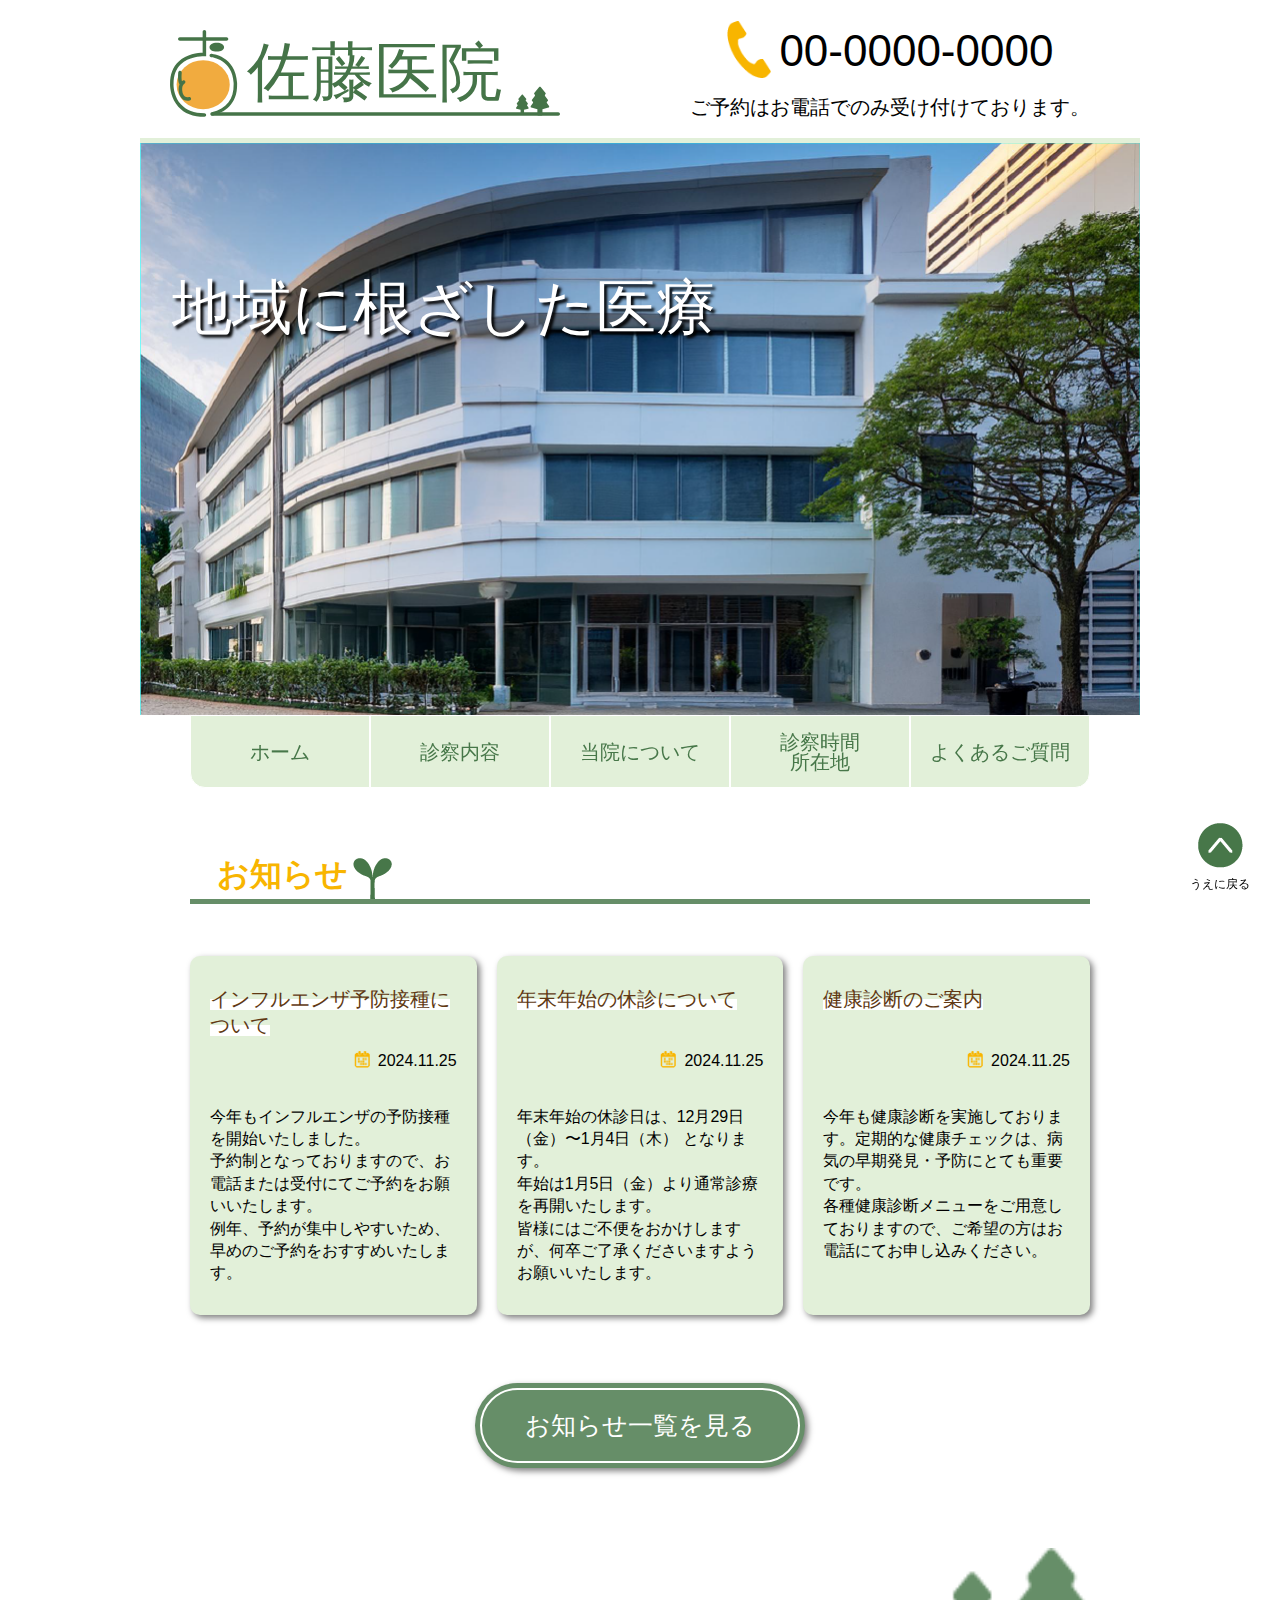
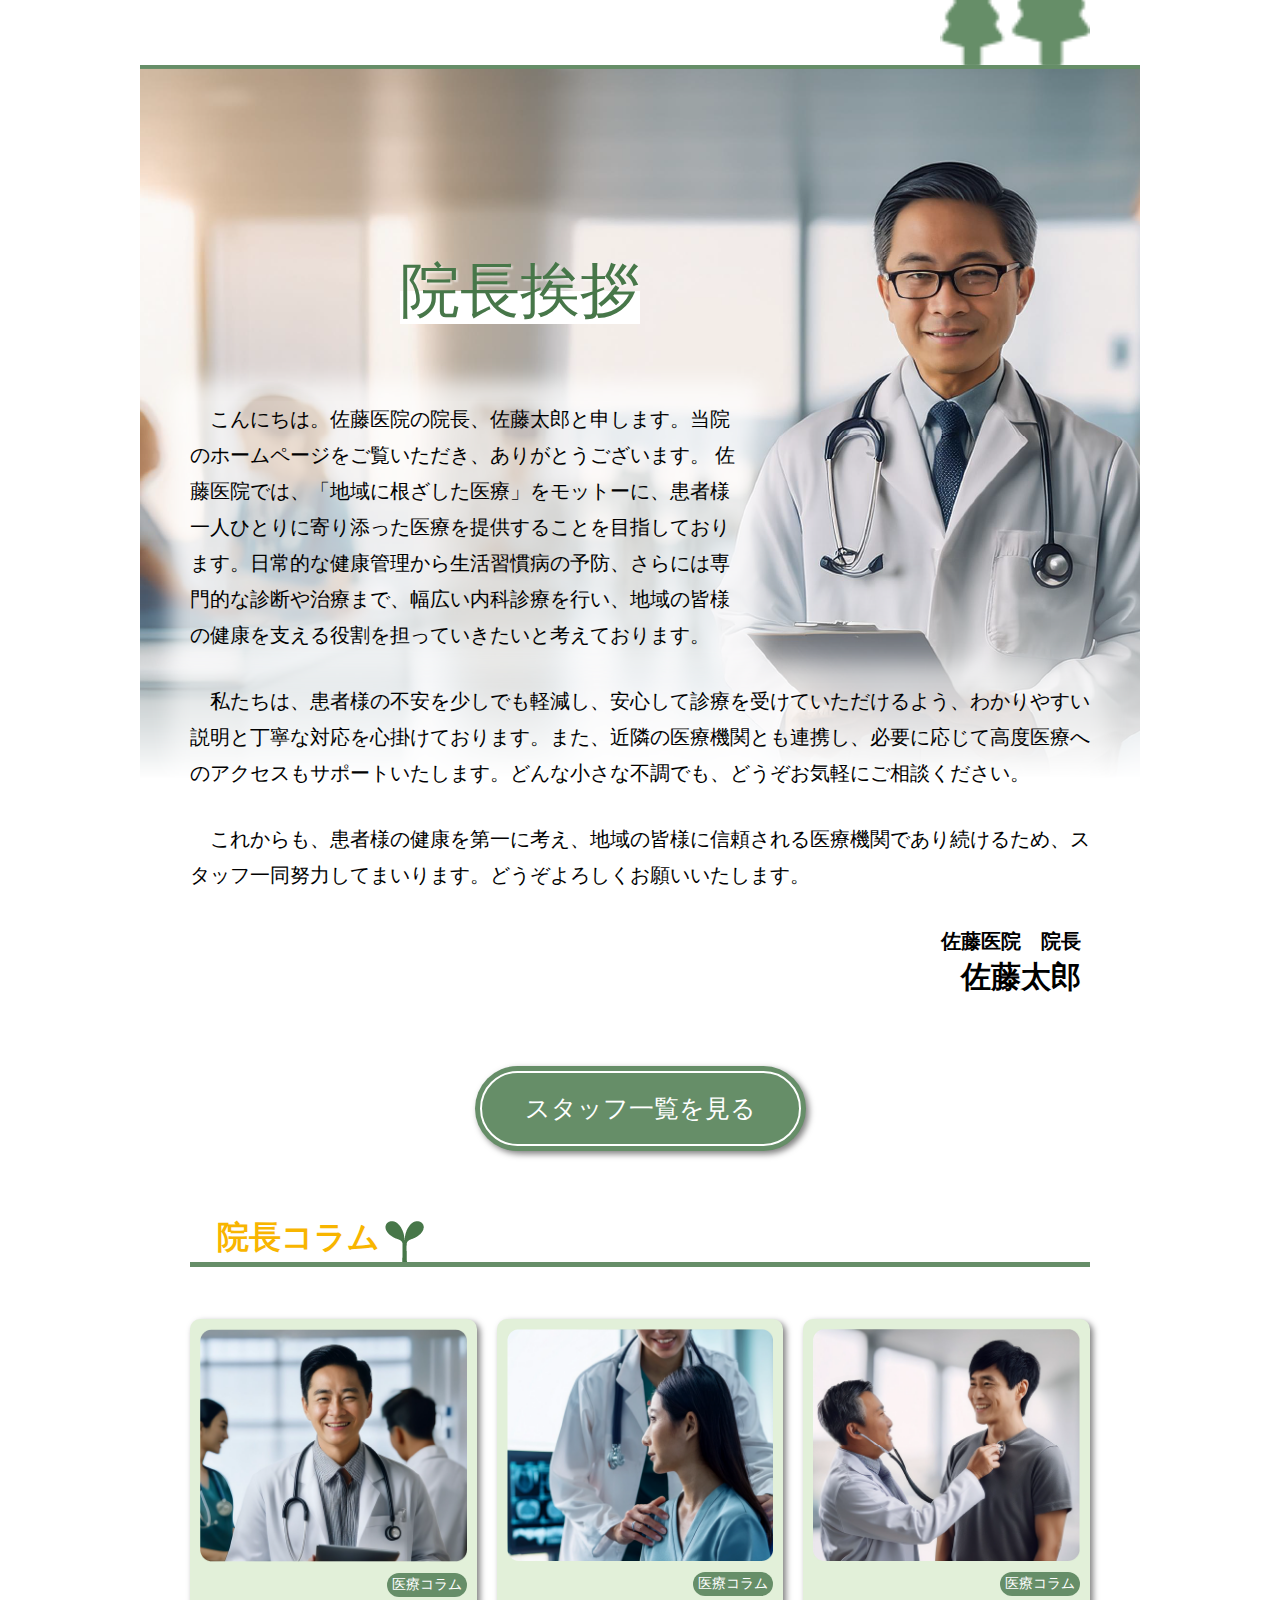
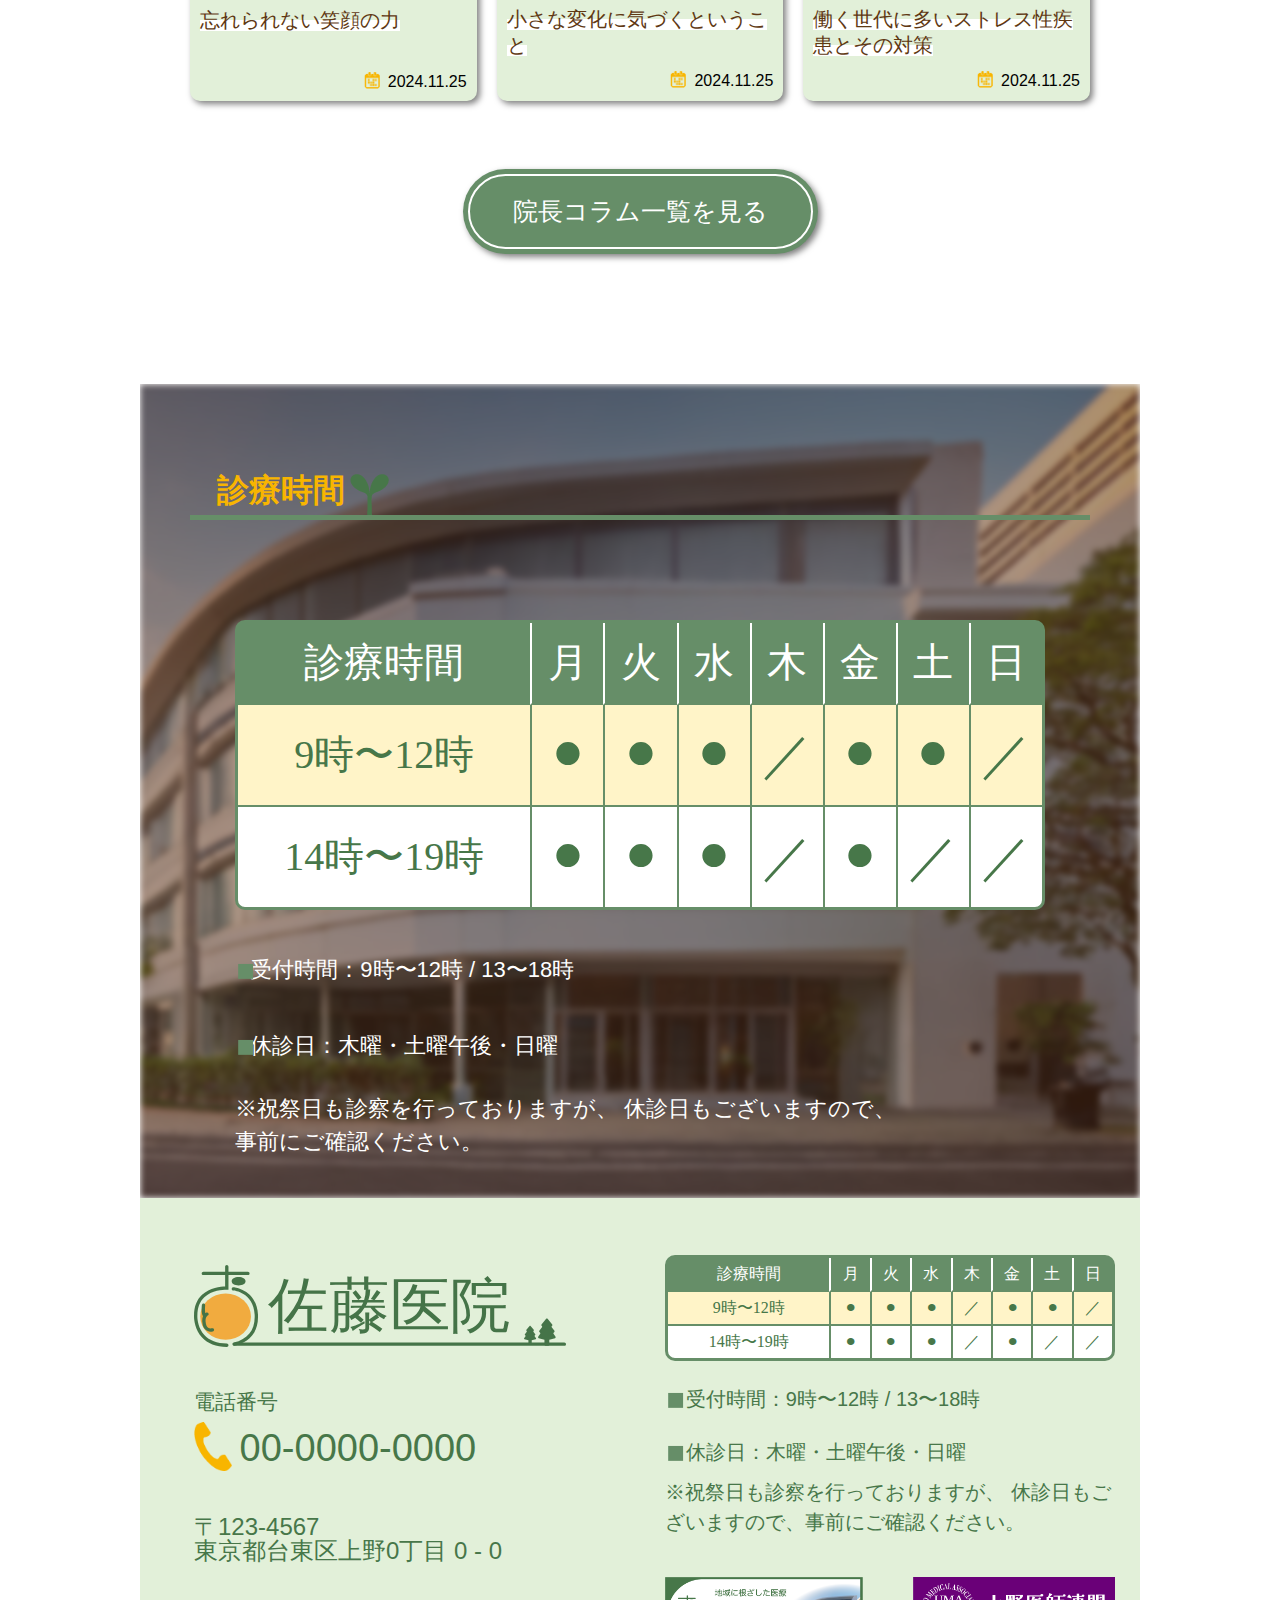
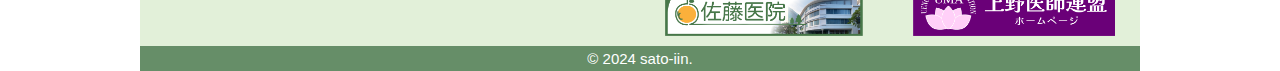
<file: satoclinic/index.html>
<!DOCTYPE html>
<html lang="ja" dir="ltr">
  <head>
    <meta charset="UTF-8" />
    <meta name="viewport" content="width=device-width, initial-scale=1.0" />
    <meta name="description" content="佐藤医院ホームページ" />
    <link rel="stylesheet" href="css/reset.css" type="text/css" />
    <link rel="stylesheet" href="css/common.css" type="text/css" />
    <link rel="stylesheet" href="css/top.css" type="text/css" />
    <title>佐藤医院のホームページ</title>
  </head>
  <body>
    <div class="container">
      <!-- ヘッダーの一番上 -->
      <header id="top" class="header">
        <div class="headertop">
          <a href="top"
            ><h1 class="headertopleft">
              <img src=".//images/logo.svg" alt="佐藤医院ロゴ" /></h1
          ></a>
          <div class="headertopright">
            <div class="pcnumber num">00-0000-0000</div>
            <div class="headerword">
              ご予約はお電話でのみ<br class="sp" />受け付けております。
            </div>
          </div>
        </div>
      </header>

      <!-- トップ画像 -->
      <div class="topimg">
        <div class="topimgpc pc">
          <img src=".//images/topimg1.png" alt="トップ画像" />
        </div>
        <div class="topimgsp sp">
          <div class="topimgsp1">
            <img
              src="./images/sptopimg1.png
            "
              alt="sp版トップ画像"
            />
          </div>
          <div class="topimgsp2">
            <img src="./images/sptopimg2.png" alt="画像（装飾）" />
          </div>
        </div>
        <div class="toptitle">地域に<br class="sp" />根ざした医療</div>
      </div>

      <!-- ↓↓↓以下、ナビボタン追従領域↓↓↓ -->

      <!-- トップナビボタン -->
      <nav class="navbtn">
        <span class="pc"><a class="btnleft" href="#">ホーム</a></span>
        <a class="navA" href="content/index.html"
          >診察内容<span class="arrow"></span
        ></a>
        <a class="navB" href="about/index.html"
          >当院について<span class="arrow"></span
        ></a>
        <a class="navC" href="detail/index.html"
          >診察時間 <br />所在地<span class="arrow"></span
        ></a>
        <a class="btnright" href="question/index.html"
          >よくあるご質問<span class="arrow"></span
        ></a>
      </nav>

      <!-- お知らせ -->
      <div class="info">
        <div class="title">
          <h2 class="titleword">お知らせ</h2>
          <div class="titleicon">
            <img src=".//images/icon2.png" alt="タイトルアイコン" />
          </div>
        </div>
        <div class="infobox box">
          <a href="" class="infobox1 box1">
            <div class="boxtitle">
              <span class="marker">インフルエンザ予防接種について</span>
            </div>
            <div class="infoboxtime time">2024.11.25</div>
            <p class="infoboxword pc">
              今年もインフルエンザの予防接種を開始いたしました。<br />
              予約制となっておりますので、お電話または受付にてご予約をお願いいたします。<br />
              例年、予約が集中しやすいため、早めのご予約をおすすめいたします。
            </p>
          </a>
          <a href="" class="infobox1 box1">
            <div class="boxtitle">
              <span class="marker">年末年始の休診について</span>
            </div>
            <div class="infoboxtime time">2024.11.25</div>
            <p class="infoboxword pc">
              年末年始の休診日は、12月29日（金）〜1月4日（木） となります。<br />
              年始は1月5日（金）より通常診療を再開いたします。<br />
              皆様にはご不便をおかけしますが、何卒ご了承くださいますようお願いいたします。
            </p>
          </a>
          <a href="" class="infobox1 box1">
            <div class="boxtitle">
              <span class="marker">健康診断のご案内</span>
            </div>
            <div class="infoboxtime time">2024.11.25</div>
            <p class="infoboxword pc">
              今年も健康診断を実施しております。定期的な健康チェックは、病気の早期発見・予防にとても重要です。<br />
              各種健康診断メニューをご用意しておりますので、ご希望の方はお電話にてお申し込みください。
            </p>
          </a>
        </div>
        <div class="btncenter">
          <a class="btn" href="info">お知らせ一覧を見る</a>
        </div>
      </div>
      <div class="icon5">
        <img src="./images/icon5.png" alt="木のアイコン" />
      </div>
      <div class="greeting">
        <div class="greetingtitle"><span class="marker">院長挨拶</span></div>

        <div class="greetingword1">
          　こんにちは。佐藤医院の院長、佐藤太郎と申します。当院のホームページをご覧いただき、ありがとうございます。
          佐藤医院では、「地域に根ざした医療」をモットーに、患者様一人ひとりに寄り添った医療を提供することを目指しております。日常的な健康管理から生活習慣病の予防、さらには専門的な診断や治療まで、幅広い内科診療を行い、地域の皆様の健康を支える役割を担っていきたいと考えております。
        </div>
        <div class="greetingword2">
          　私たちは、患者様の不安を少しでも軽減し、安心して診療を受けていただけるよう、わかりやすい説明と丁寧な対応を心掛けております。また、近隣の医療機関とも連携し、必要に応じて高度医療へのアクセスもサポートいたします。どんな小さな不調でも、どうぞお気軽にご相談ください。
        </div>
        <div class="greetingword2">
          　これからも、患者様の健康を第一に考え、地域の皆様に信頼される医療機関であり続けるため、スタッフ一同努力してまいります。どうぞよろしくお願いいたします。
        </div>
        <div class="greetingword4">
          佐藤医院　院長<br /><span class="name">佐藤太郎</span>
        </div>
        <div class="btncenter">
          <a class="btn" href="content/index.html#staff">スタッフ一覧を見る</a>
        </div>
      </div>

      <div class="colam">
        <div class="title">
          <h2 class="titleword">院長コラム</h2>
          <div class="titleicon">
            <img src=".//images/icon2.png" alt="タイトルアイコン" />
          </div>
        </div>
        <div class="colambox box">
          <a href="#" class="colambox1">
            <img src=".//images/colamimg1.png" alt="コラムイメージ画像" />
            <div class="tagcolam"><div class="mini">医療コラム</div></div>
            <div class="boxtitle">
              <span class="marker">忘れられない笑顔の力</span>
            </div>
            <div class="colamtime time">2024.11.25</div>
          </a>

          <a href="#" class="colambox1 pc">
            <img src=".//images/colamimg2.png" alt="コラムイメージ画像2" />
            <div class="tagcolam"><div class="mini">医療コラム</div></div>
            <div class="boxtitle">
              <span class="marker">小さな変化に気づくということ</span>
            </div>
            <div class="colamtime time">2024.11.25</div>
          </a>

          <a href="#" class="colambox1 pc">
            <img src=".//images/colamimg3.png" alt="コラムイメージ画像３" />
            <div class="tagcolam"><div class="mini">医療コラム</div></div>
            <div class="boxtitle">
              <span class="marker">働く世代に多いストレス性疾患とその対策</span>
            </div>
            <div class="colamtime time">2024.11.25</div>
          </a>
        </div>
        <div class="btncenter">
          <a class="btn" href="info">院長コラム一覧を見る</a>
        </div>
      </div>

      <div class="accesstime">
        <div class="width90">
          <div class="title">
            <h2 class="titleword">診療時間</h2>
            <div class="titleicon">
              <img src=".//images/icon2.png" alt="タイトルアイコン" />
            </div>
          </div>
          <div class="calender">
            <div class="griditem cgi1">診療時間</div>
            <div class="griditem cgi1 boderw">月</div>
            <div class="griditem cgi1 boderw">火</div>
            <div class="griditem cgi1 boderw">水</div>
            <div class="griditem cgi1 boderw">木</div>
            <div class="griditem cgi1 boderw">金</div>
            <div class="griditem cgi1 boderw">土</div>
            <div class="griditem cgi1 boderw">日</div>
            <div class="griditem cgi2">9時〜12時</div>
            <div class="griditem cgi2 borderg">⚫︎</div>
            <div class="griditem cgi2 borderg">⚫︎</div>
            <div class="griditem cgi2 borderg">⚫︎</div>
            <div class="griditem cgi2 borderg">／</div>
            <div class="griditem cgi2 borderg">⚫︎</div>
            <div class="griditem cgi2 borderg">⚫︎</div>
            <div class="griditem cgi2 borderg">／</div>
            <div class="griditem cgi3">14時〜19時</div>
            <div class="griditem cgi3 borderg">⚫︎</div>
            <div class="griditem cgi3 borderg">⚫︎</div>
            <div class="griditem cgi3 borderg">⚫︎</div>
            <div class="griditem cgi3 borderg">／</div>
            <div class="griditem cgi3 borderg">⚫︎</div>
            <div class="griditem cgi3 borderg">／</div>
            <div class="griditem cgi3 borderg">／</div>
          </div>
          <div class="accesstimeword1 dot">受付時間：9時〜12時 / 13〜18時</div>
          <div class="accesstimeword1 dot">休診日：木曜・土曜午後・日曜</div>
          <div class="accesstimeword2">
            ※祝祭日も診察を行っておりますが、
            <br
              class="sp"
            />休診日もございますので、<br />事前にご確認ください。
          </div>
        </div>
      </div>

      <div class="upbtn pc">
        <a href="#">
          <img src="./images/icon6.png" alt="緑のまるアイコン" />
          <div class="upword">うえに戻る</div>
        </a>
      </div>

      <footer class="footer">
        <div class="pc">
          <div class="pcfooterflex">
            <div class="footerleft">
              <div class="logo">
                <img src="./images/logo.svg" alt="佐藤医院ロゴ" />
              </div>
              <div class="tellword">電話番号</div>
              <div class="pcnumber2 num">00-0000-0000</div>
              <div class="adress">
                〒123-4567 <br />東京都台東区上野0丁目 0 - 0
              </div>
            </div>
            <div class="footerright">
              <div class="calender fcmargin">
                <div class="griditem s cgi1">診療時間</div>
                <div class="griditem s cgi1 boderw">月</div>
                <div class="griditem s cgi1 boderw">火</div>
                <div class="griditem s cgi1 boderw">水</div>
                <div class="griditem s cgi1 boderw">木</div>
                <div class="griditem s cgi1 boderw">金</div>
                <div class="griditem s cgi1 boderw">土</div>
                <div class="griditem s cgi1 boderw">日</div>
                <div class="griditem s cgi2">9時〜12時</div>
                <div class="griditem s cgi2 borderg">⚫︎</div>
                <div class="griditem s cgi2 borderg">⚫︎</div>
                <div class="griditem s cgi2 borderg">⚫︎</div>
                <div class="griditem s cgi2 borderg">／</div>
                <div class="griditem s cgi2 borderg">⚫︎</div>
                <div class="griditem s cgi2 borderg">⚫︎</div>
                <div class="griditem s cgi2 borderg">／</div>
                <div class="griditem s cgi3">14時〜19時</div>
                <div class="griditem s cgi3 borderg">⚫︎</div>
                <div class="griditem s cgi3 borderg">⚫︎</div>
                <div class="griditem s cgi3 borderg">⚫︎</div>
                <div class="griditem s cgi3 borderg">／</div>
                <div class="griditem s cgi3 borderg">⚫︎</div>
                <div class="griditem s cgi3 borderg">／</div>
                <div class="griditem s cgi3 borderg">／</div>
              </div>
              <div class="accesstimeword1 dot atwm">
                受付時間：9時〜12時 / 13〜18時
              </div>
              <div class="accesstimeword1 dot atwm">
                休診日：木曜・土曜午後・日曜
              </div>
              <div class="accesstimeword2 atwm">
                ※祝祭日も診察を行っておりますが、
                休診日もございますので、事前にご確認ください。
              </div>
              <div class="banner">
                <div class="banneritem">
                  <a href="#"
                    ><img src=".//images/banner1.png" alt="佐藤医院バナー"
                  /></a>
                </div>
                <div class="banneritem">
                  <a href="#"
                    ><img src=".//images/banner2.png" alt="上野医師会バナー"
                  /></a>
                </div>
              </div>
            </div>
          </div>
        </div>

        <div class="spfooter sp">
          <div class="upbtn">
            <a href="#">
              <img src="./images/icon6.png" alt="緑のまるアイコン" />
              <div class="upword">うえに戻る</div>
            </a>
          </div>
          <div class="flogo">
            <img src="./images/logo.svg" alt="佐藤医院ロゴ" />
          </div>
          <div class="spfooterflex">
            <div class="spfooterleft">
              <a class="spflitem" href="content/index.html">診察内容</a>
              <a class="spflitem" href="detail/index.html">診察時間・所在地</a>
              <a class="spflitem" href="">お知らせ</a>
            </div>
            <div class="spfooterright">
              <a class="spfritem" href="about/index.html">当院について</a>
              <a class="spfritem" href="question/index.html">よくあるご質問</a>
              <a class="spfritem" href="">院長コラム</a>
            </div>
          </div>
          <div class="banner">
            <div class="banneritem">
              <a href="#"
                ><img src=".//images/banner1.png" alt="佐藤医院バナー"
              /></a>
            </div>
            <div class="banneritem">
              <a href="#"
                ><img src=".//images/banner2.png" alt="上野医師会バナー"
              /></a>
            </div>
          </div>
        </div>
        <div class="cr">© 2024 sato-iin.</div>
      </footer>
      <div class="positionfixd sp">
        <div class="positionfixd1">
          <a class="spfleft" href="detail/index.html#place">アクセス</a>
          <a class="spfcenter" href="#">ホーム</a>
          <a class="spfright" href="">お電話</a>
        </div>
      </div>
    </div>
  </body>
</html>
</file>
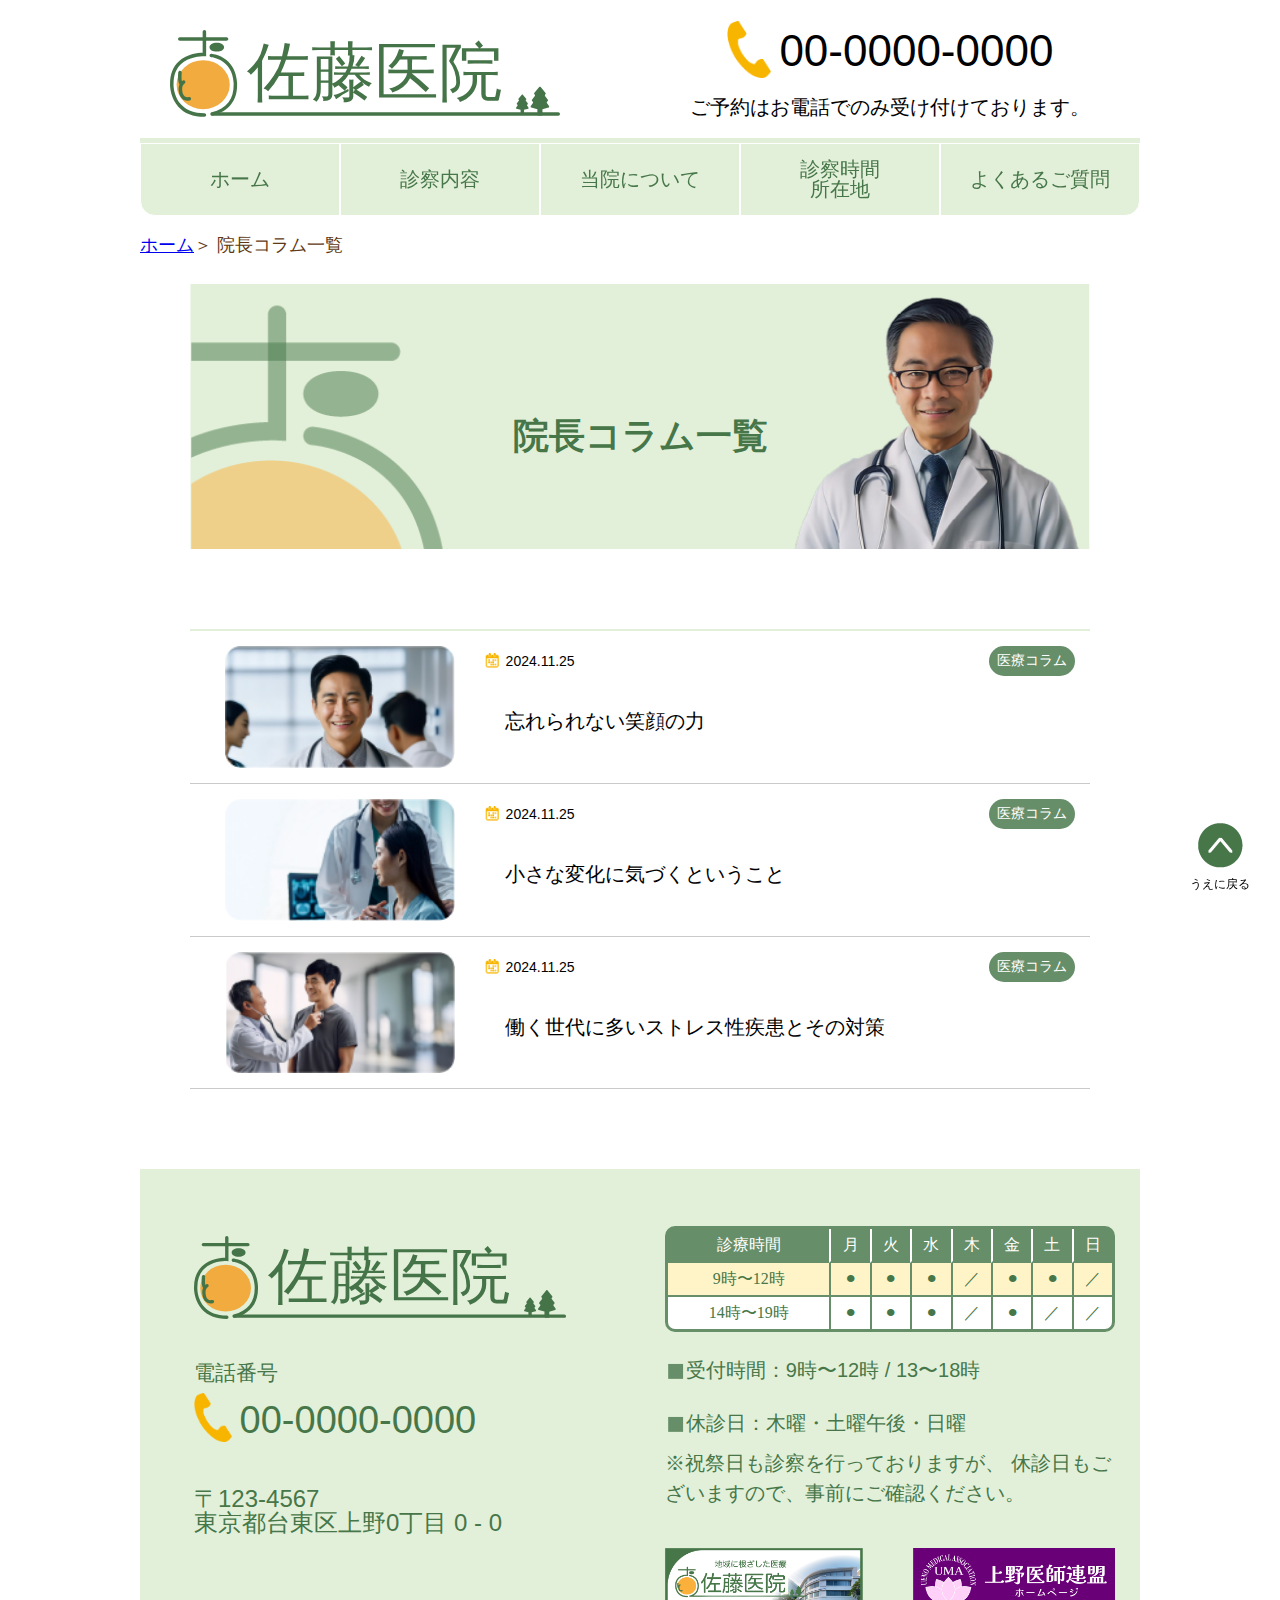
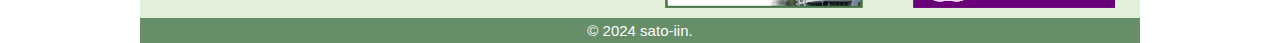
<file: satoclinic/column/index.html>
<!DOCTYPE html>
<html lang="ja" dir="ltr">
  <head>
    <meta charset="UTF-8" />
    <meta name="viewport" content="width=device-width, initial-scale=1.0" />
    <meta name="description" content="佐藤医院ホームページ・院長コラムトップ" />
    <link rel="stylesheet" href="../css/reset.css" type="text/css" />
    <link rel="stylesheet" href="../css/common.css" type="text/css" />
    <link rel="stylesheet" href="../css/column.css" type="text/css" />
    <link rel="icon" href="../images/favicon.ico" />
    <title>佐藤医院のホームページ</title>
  </head>
  <body>
    <div class="container">
      <!-- ヘッダーの一番上 -->
      <header id="top" class="header">
        <div class="headertop">
          <a href="../index.html"
            ><h1 class="headertopleft">
              <img src="../images/logo.svg" alt="佐藤医院ロゴ" /></h1
          ></a>
          <div class="headertopright">
            <div class="pcnumber num">00-0000-0000</div>
            <div class="headerword">
              ご予約はお電話でのみ<br class="sp" />受け付けております。
            </div>
          </div>
        </div>
      </header>

      <!-- ↓↓↓以下、ナビボタン追従領域↓↓↓ -->

      <!-- トップナビボタン -->

      <nav class="navbtn pc">
        <span class="pc"
          ><a class="btnleft" href="../index.html">ホーム</a></span
        >
        <a class="navA" href="../content/index.html"
          >診察内容<span class="arrow"></span
        ></a>
        <a class="navB" href="#">当院について<span class="arrow"></span></a>
        <a class="navC" href="../detail/index.html"
          >診察時間 <br />所在地<span class="arrow"></span
        ></a>
        <a class="btnright" href="../question/index.html"
          >よくあるご質問<span class="arrow"></span
        ></a>
      </nav>

      <div class="linerlink">
        <a href="../index.html">ホーム</a>＞ 院長コラム一覧
      </div>
      <div class="peageheadcolumn">
        <h2>
          <p class="phtitle">院長コラム一覧</p>
        </h2>
      </div>

      <!-- コラム一覧 -->
      <div class="columnall">
        <div class="columnlist">
          <a href="article1.html">
            <div class="columntitle">
              <img
                class="pc"
                src="../images/columnimg2.png"
                alt="忘れられない笑顔の力"
              />
              <div class="columncontent">
                <div class="contenttop">
                  <div class="date">2024.11.25</div>
                  <div class="tag">医療コラム</div>
                </div>
                <div class="contentbottom">
                  <h3>忘れられない笑顔の力</h3>
                </div>
              </div>
            </div>
          </a>
        </div>
        <div class="columnlist">
          <a href="article2.html">
            <div class="columntitle">
              <img
                class="pc"
                src="../images/columnimg3.png"
                alt="忘れられない笑顔の力"
              />
              <div class="columncontent">
                <div class="contenttop">
                  <div class="date">2024.11.25</div>
                  <div class="tag">医療コラム</div>
                </div>
                <div class="contentbottom">
                  <h3>小さな変化に気づくということ</h3>
                </div>
              </div>
            </div>
          </a>
        </div>
        <div class="columnlist">
          <a href="article3.html">
            <div class="columntitle">
              <img
                class="pc"
                src="../images/columnimg4.png"
                alt="忘れられない笑顔の力"
              />
              <div class="columncontent">
                <div class="contenttop">
                  <div class="date">2024.11.25</div>
                  <div class="tag">医療コラム</div>
                </div>
                <div class="contentbottom">
                  <h3>働く世代に多いストレス性疾患とその対策</h3>
                </div>
              </div>
            </div>
          </a>
        </div>
      </div>

      <!-- 上にもどるボタン -->
      <div class="upbtn pc">
        <a href="#">
          <img src="../images/icon6.png" alt="緑のまるアイコン" />
          <div class="upword">うえに戻る</div>
        </a>
      </div>
      <!-- フッター -->
      <footer class="footer">
        <div class="pc">
          <div class="pcfooterflex">
            <div class="footerleft">
              <div class="logo">
                <img src="../images/logo.svg" alt="佐藤医院ロゴ" />
              </div>
              <div class="tellword">電話番号</div>
              <div class="pcnumber2 num">00-0000-0000</div>
              <div class="adress">
                〒123-4567 <br />東京都台東区上野0丁目 0 - 0
              </div>
            </div>
            <div class="footerright">
              <div class="calender fcmargin">
                <div class="griditem s cgi1">診療時間</div>
                <div class="griditem s cgi1 boderw">月</div>
                <div class="griditem s cgi1 boderw">火</div>
                <div class="griditem s cgi1 boderw">水</div>
                <div class="griditem s cgi1 boderw">木</div>
                <div class="griditem s cgi1 boderw">金</div>
                <div class="griditem s cgi1 boderw">土</div>
                <div class="griditem s cgi1 boderw">日</div>
                <div class="griditem s cgi2">9時〜12時</div>
                <div class="griditem s cgi2 borderg">⚫︎</div>
                <div class="griditem s cgi2 borderg">⚫︎</div>
                <div class="griditem s cgi2 borderg">⚫︎</div>
                <div class="griditem s cgi2 borderg">／</div>
                <div class="griditem s cgi2 borderg">⚫︎</div>
                <div class="griditem s cgi2 borderg">⚫︎</div>
                <div class="griditem s cgi2 borderg">／</div>
                <div class="griditem s cgi3">14時〜19時</div>
                <div class="griditem s cgi3 borderg">⚫︎</div>
                <div class="griditem s cgi3 borderg">⚫︎</div>
                <div class="griditem s cgi3 borderg">⚫︎</div>
                <div class="griditem s cgi3 borderg">／</div>
                <div class="griditem s cgi3 borderg">⚫︎</div>
                <div class="griditem s cgi3 borderg">／</div>
                <div class="griditem s cgi3 borderg">／</div>
              </div>
              <div class="accesstimeword1 dot atwm">
                受付時間：9時〜12時 / 13〜18時
              </div>
              <div class="accesstimeword1 dot atwm">
                休診日：木曜・土曜午後・日曜
              </div>
              <div class="accesstimeword2 atwm">
                ※祝祭日も診察を行っておりますが、
                休診日もございますので、事前にご確認ください。
              </div>
              <div class="banner">
                <div class="banneritem">
                  <a href="#"
                    ><img src="../images/banner1.png" alt="佐藤医院バナー"
                  /></a>
                </div>
                <div class="banneritem">
                  <a href="#"
                    ><img src="../images/banner2.png" alt="上野医師会バナー"
                  /></a>
                </div>
              </div>
            </div>
          </div>
        </div>

        <div class="spfooter sp">
          <div class="upbtn">
            <a href="#">
              <img src="../images/icon6.png" alt="緑のまるアイコン" />
              <div class="upword">うえに戻る</div>
            </a>
          </div>
          <div class="flogo">
            <img src="../images/logo.svg" alt="佐藤医院ロゴ" />
          </div>
          <div class="spfooterflex">
            <div class="spfooterleft">
              <a class="spflitem" href="../content/index.html">診察内容</a>
              <a class="spflitem" href="../detail/index.html"
                >診察時間・所在地</a
              >
              <a class="spflitem" href="">お知らせ</a>
            </div>
            <div class="spfooterright">
              <a class="spfritem" href="#">当院について</a>
              <a class="spfritem" href="../question/index.html"
                >よくあるご質問</a
              >
              <a class="spfritem" href="">院長コラム</a>
            </div>
          </div>
          <div class="banner">
            <div class="banneritem">
              <a href="../index.html"
                ><img src="../images/banner1.png" alt="佐藤医院バナー"
              /></a>
            </div>
            <div class="banneritem">
              <a href="#"
                ><img src="../images/banner2.png" alt="上野医師会バナー"
              /></a>
            </div>
          </div>
        </div>
        <div class="cr">© 2024 sato-iin.</div>
      </footer>
      <div class="positionfixd sp">
        <div class="positionfixd1">
          <a class="spfleft" href="../detail/index.html#place">アクセス</a>
          <a class="spfcenter" href="../index.html">ホーム</a>
          <a class="spfright" href="">お電話</a>
        </div>
      </div>
    </div>
  </body>
</html>
</file>
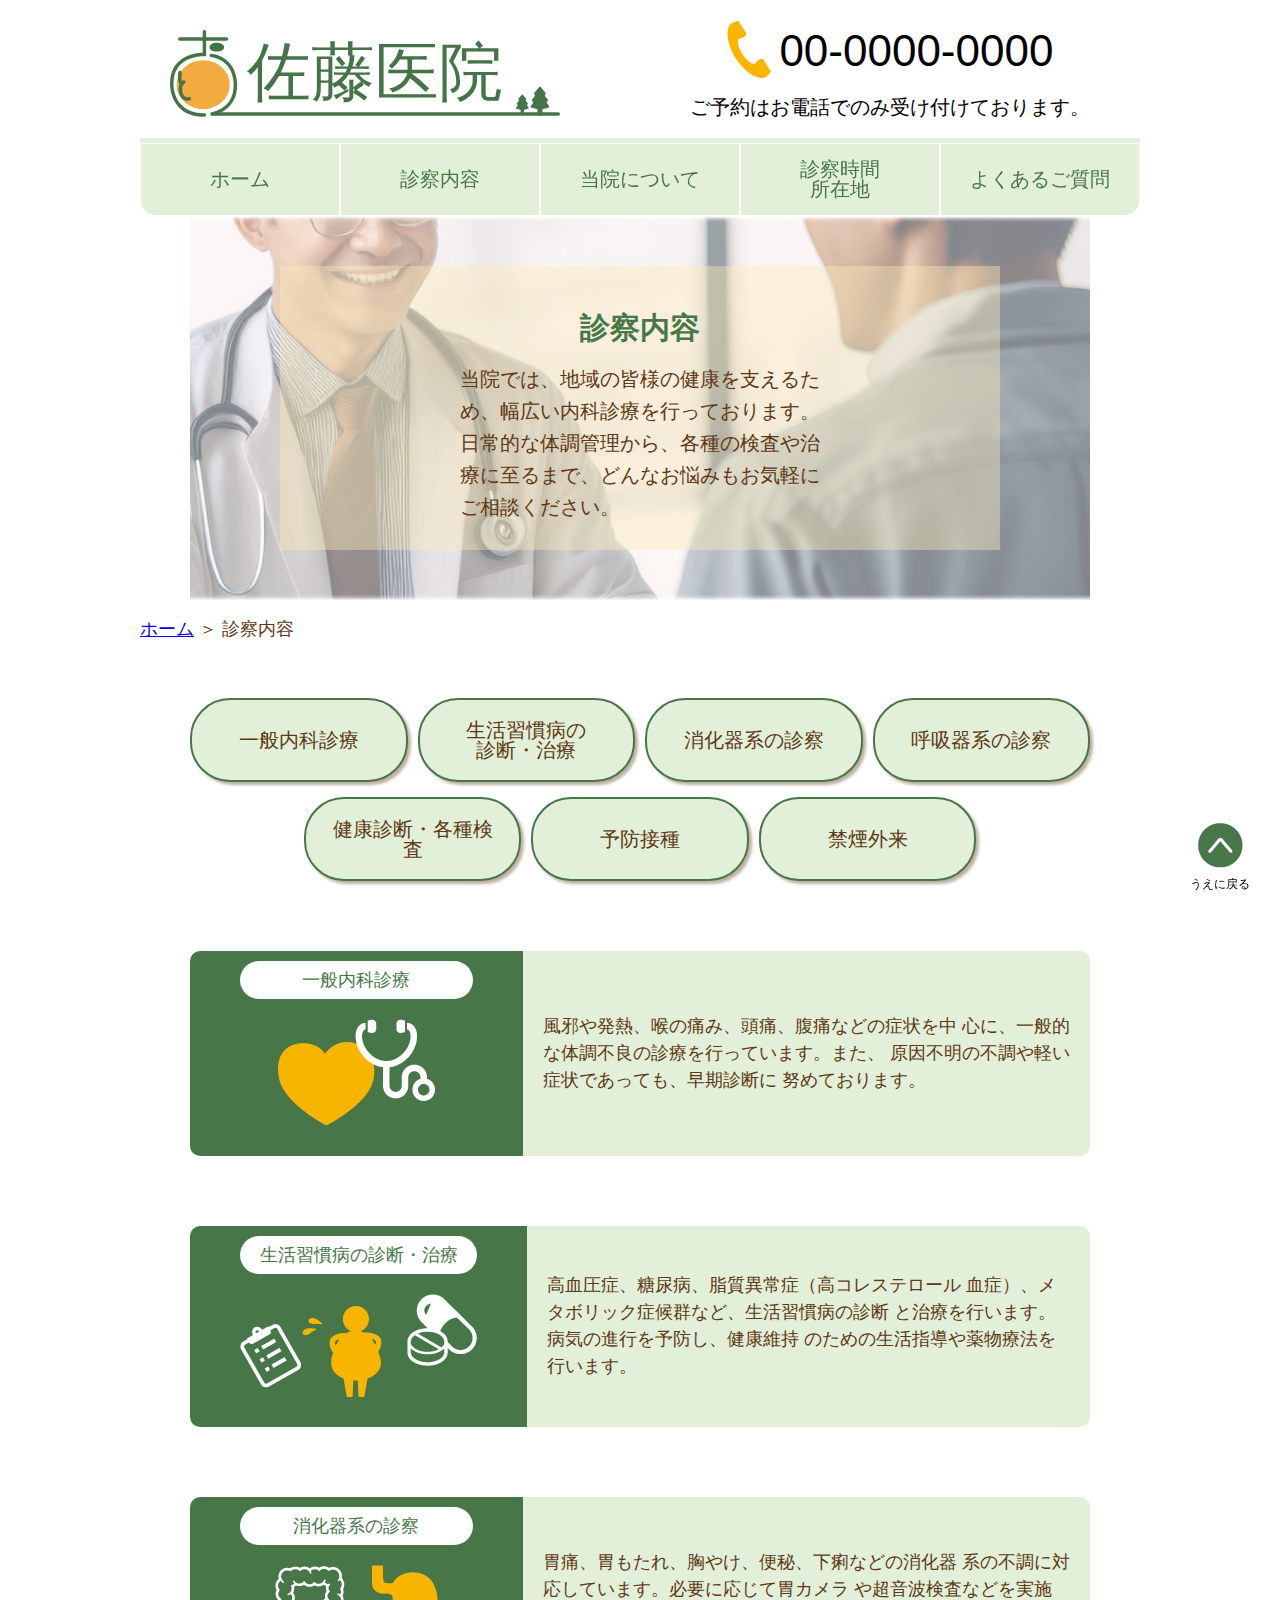
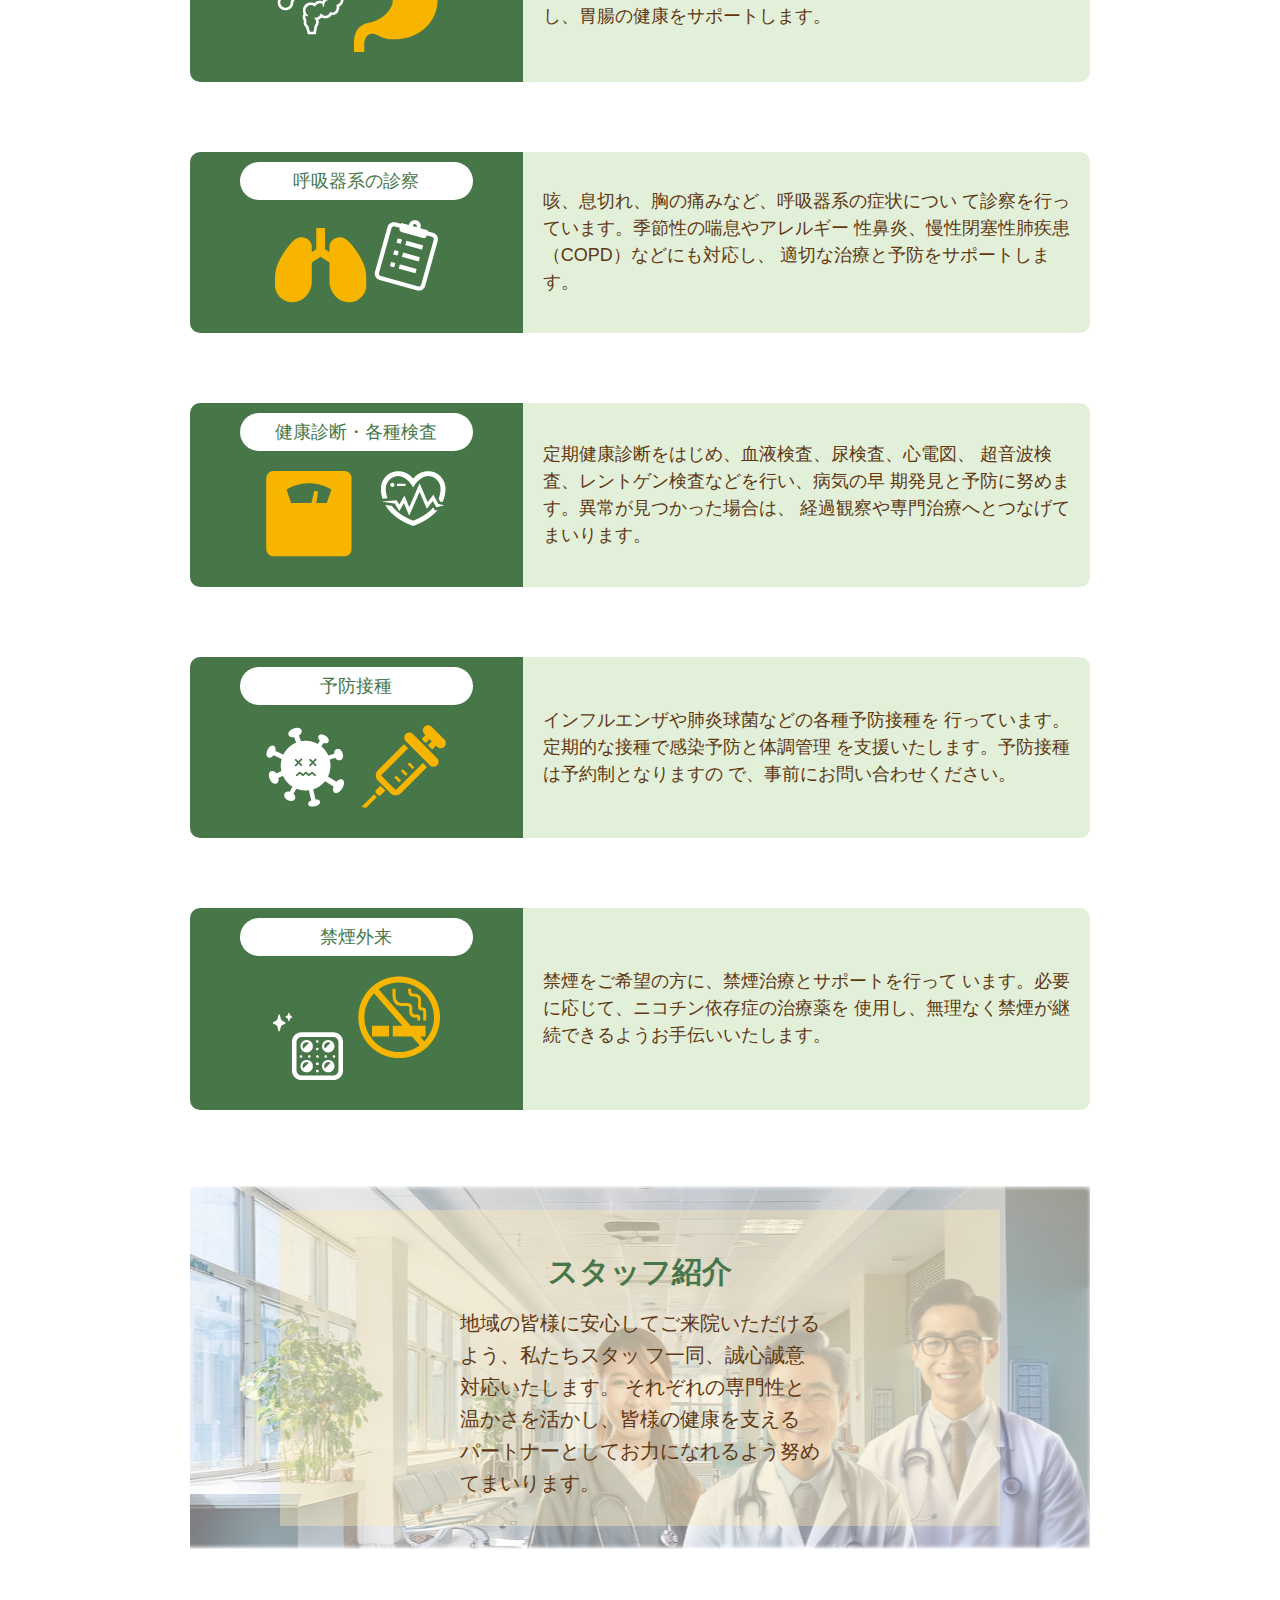
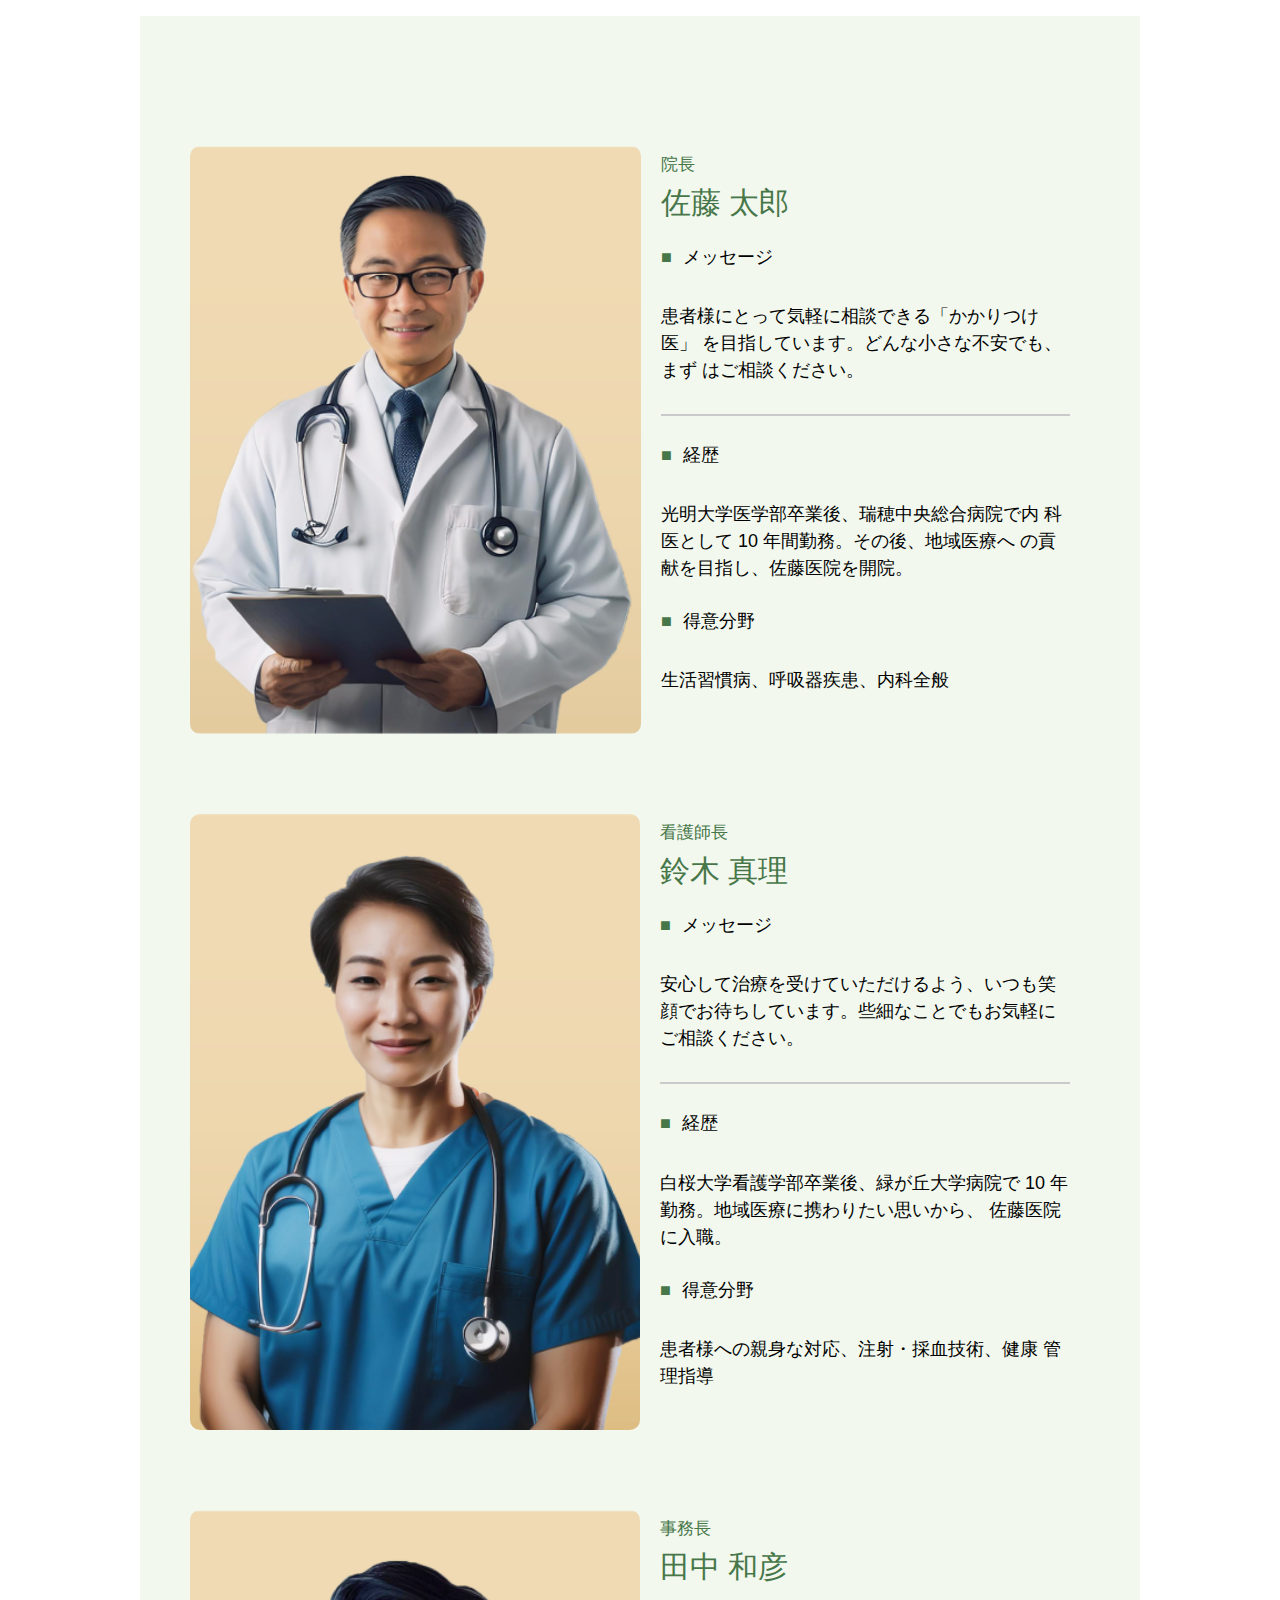
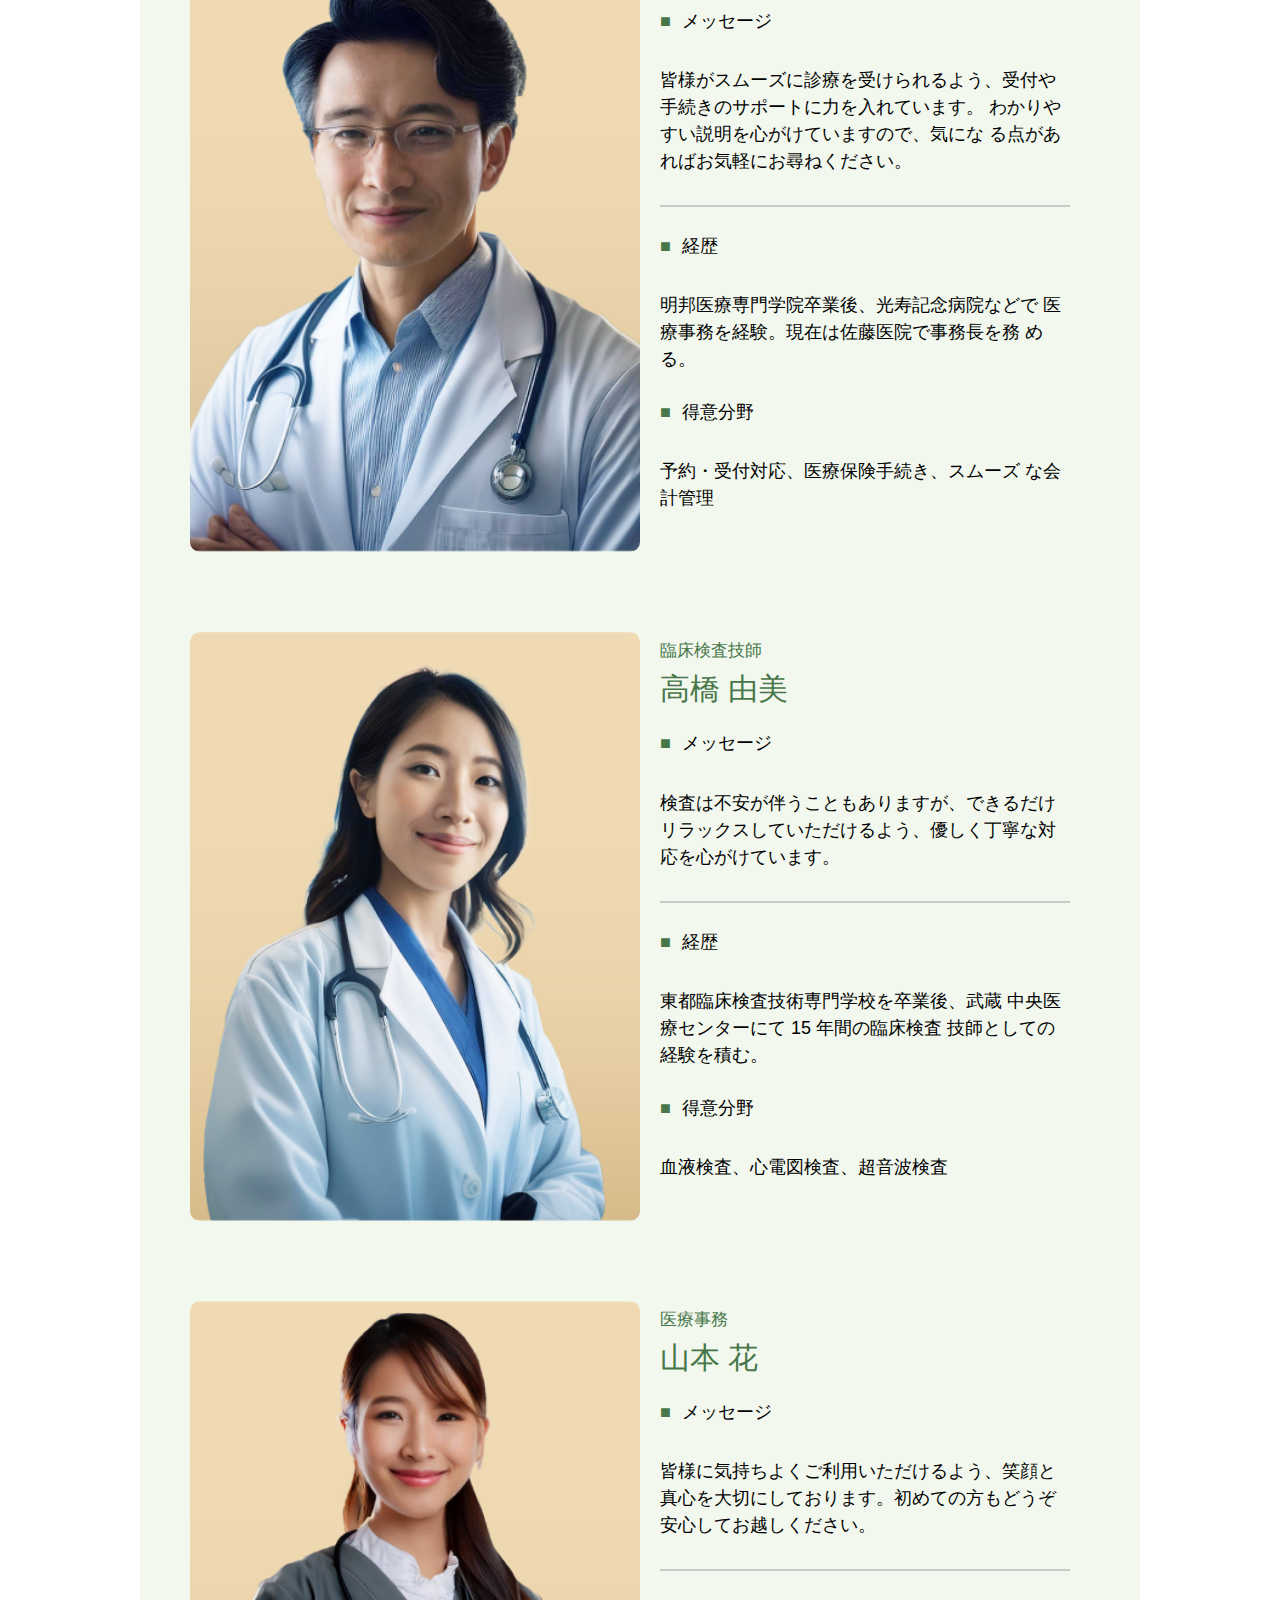
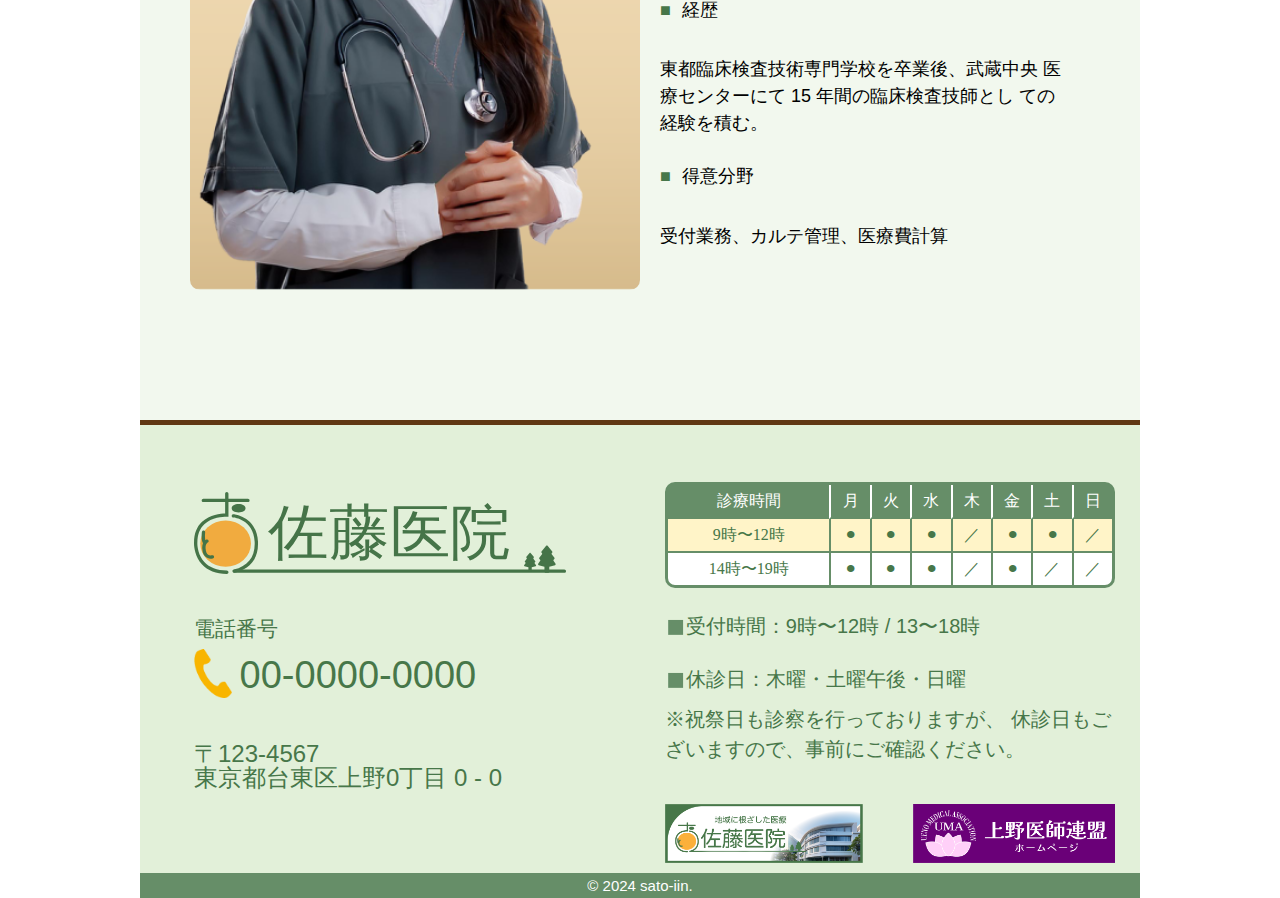
<file: satoclinic/content/index.html>
<!DOCTYPE html>
<html lang="ja" dir="ltr">
  <head>
    <meta charset="UTF-8" />
    <meta name="viewport" content="width=device-width, initial-scale=1.0" />
    <meta name="description" content="佐藤医院ホームページ" />
    <link rel="stylesheet" href="../css/reset.css" type="text/css" />
    <link rel="stylesheet" href="../css/common.css" type="text/css" />
    <link rel="stylesheet" href="../css/content.css" type="text/css" />
    <link rel="preconnect" href="https://fonts.googleapis.com" />
    <link rel="preconnect" href="https://fonts.gstatic.com" crossorigin />
    <link
      href="https://fonts.googleapis.com/css2?family=Noto+Sans+JP:wght@100..900&family=Noto+Serif+JP:wght@200..900&family=Reggae+One&family=RocknRoll+One&display=swap"
      rel="stylesheet"
    />
    <link rel="icon" href="../images/favicon.ico" />
    <title>佐藤医院のホームページ</title>
  </head>
  <body>
    <div class="container">
      <!-- ヘッダーの一番上 -->
      <header id="top" class="header">
        <div class="headertop">
          <a href="../index.html"
            ><h1 class="headertopleft">
              <img src="../images/logo.svg" alt="佐藤医院ロゴ" /></h1
          ></a>
          <div class="headertopright">
            <div class="pcnumber num">00-0000-0000</div>
            <div class="headerword">
              ご予約はお電話でのみ<br class="sp" />受け付けております。
            </div>
          </div>
        </div>
      </header>

      <!-- ↓↓↓以下、ナビボタン追従領域↓↓↓ -->

      <!-- トップナビボタン -->

      <nav class="navbtn pc">
        <span class="pc"
          ><a class="btnleft" href="../index.html">ホーム</a></span
        >
        <a class="navA" href="#">診察内容<span class="arrow"></span></a>
        <a class="navB" href="../about/index.html"
          >当院について<span class="arrow"></span
        ></a>
        <a class="navC" href="../detail/index.html"
          >診察時間 <br />所在地<span class="arrow"></span
        ></a>
        <a class="btnright" href="../question/index.html"
          >よくあるご質問<span class="arrow"></span
        ></a>
      </nav>

      <div class="peagehead1">
        <div class="phbackcolor">
          <h2 class="phtitle">診察内容</h2>
          <p class="phword">
            当院では、地域の皆様の健康を支えるため、幅広い内科診療を行っております。<br />
            日常的な体調管理から、各種の検査や治療に至るまで、どんなお悩みもお気軽にご相談ください。
          </p>
        </div>
      </div>
      <div class="linerlink">
        <a href="../index.html">ホーム</a> ＞ 診察内容
      </div>
      <div class="listbtn">
        <div class="listbtn1">
          <a href="#a1">一般内科診療</a>
          <a href="#a2">生活習慣病の<br />診断・治療</a>
          <a href="#a3">消化器系の診察</a>
          <a href="#a4">呼吸器系の診察</a>
          <a href="#a5">健康診断・各種検査</a>
          <a href="#a6">予防接種</a>
          <a href="#a7">禁煙外来</a>
        </div>
      </div>
      <div class="contentbox" id="a1">
        <div class="contentbox1">
          <p>一般内科診療</p>
          <img src="../images/contenticon1.png" alt="アイコン１" />
        </div>
        <div class="contentboxword">
          <p>
            風邪や発熱、喉の痛み、頭痛、腹痛などの症状を中
            心に、一般的な体調不良の診療を行っています。また、
            原因不明の不調や軽い症状であっても、早期診断に 努めております。
          </p>
        </div>
      </div>
      <div class="contentbox" id="a2">
        <div class="contentbox1">
          <p>生活習慣病の診断・治療</p>
          <img src="../images/contenticon2.png" alt="アイコン１" />
        </div>
        <div class="contentboxword">
          <p>
            高血圧症、糖尿病、脂質異常症（高コレステロール
            血症）、メタボリック症候群など、生活習慣病の診断
            と治療を行います。病気の進行を予防し、健康維持
            のための生活指導や薬物療法を行います。
          </p>
        </div>
      </div>
      <div class="contentbox" id="a3">
        <div class="contentbox1">
          <p>消化器系の診察</p>
          <img src="../images/contenticon3.png" alt="アイコン１" />
        </div>
        <div class="contentboxword">
          <p>
            胃痛、胃もたれ、胸やけ、便秘、下痢などの消化器
            系の不調に対応しています。必要に応じて胃カメラ
            や超音波検査などを実施し、胃腸の健康をサポートします。
          </p>
        </div>
      </div>
      <div class="contentbox" id="a4">
        <div class="contentbox1">
          <p>呼吸器系の診察</p>
          <img src="../images/contenticon4.png" alt="アイコン１" />
        </div>
        <div class="contentboxword">
          <p>
            咳、息切れ、胸の痛みなど、呼吸器系の症状につい
            て診察を行っています。季節性の喘息やアレルギー
            性鼻炎、慢性閉塞性肺疾患（COPD）などにも対応し、
            適切な治療と予防をサポートします。
          </p>
        </div>
      </div>
      <div class="contentbox" id="a5">
        <div class="contentbox1">
          <p>健康診断・各種検査</p>
          <img src="../images/contenticon5.png" alt="アイコン１" />
        </div>
        <div class="contentboxword">
          <p>
            定期健康診断をはじめ、血液検査、尿検査、心電図、
            超音波検査、レントゲン検査などを行い、病気の早
            期発見と予防に努めます。異常が見つかった場合は、
            経過観察や専門治療へとつなげてまいります。
          </p>
        </div>
      </div>
      <div class="contentbox" id="a6">
        <div class="contentbox1">
          <p>予防接種</p>
          <img src="../images/contenticon6.png" alt="アイコン１" />
        </div>
        <div class="contentboxword">
          <p>
            インフルエンザや肺炎球菌などの各種予防接種を
            行っています。定期的な接種で感染予防と体調管理
            を支援いたします。予防接種は予約制となりますの
            で、事前にお問い合わせください。
          </p>
        </div>
      </div>
      <div class="contentbox" id="a7">
        <div class="contentbox1">
          <p>禁煙外来</p>
          <img src="../images/contenticon7.png" alt="アイコン１" />
        </div>
        <div class="contentboxword">
          <p>
            禁煙をご希望の方に、禁煙治療とサポートを行って
            います。必要に応じて、ニコチン依存症の治療薬を
            使用し、無理なく禁煙が継続できるようお手伝いいたします。
          </p>
        </div>
      </div>
      <img class="tree sp" src="../images/spcontent3.png" alt="木のイラスト" />
      <div class="peagehead2">
        <div class="phbackcolor">
          <h2 class="phtitle" id="staff">スタッフ紹介</h2>
          <p class="phword">
            地域の皆様に安心してご来院いただけるよう、私たちスタッ
            フ一同、誠心誠意対応いたします。
            それぞれの専門性と温かさを活かし、皆様の健康を支える
            パートナーとしてお力になれるよう努めてまいります。
          </p>
        </div>
      </div>
      <div class="staff">
        <div class="staffbox">
          <img src="../images/contentimg2.png" alt="スタッフ写真１" />
          <div class="staffword">
            <div class="name1">院長</div>
            <div class="name2">佐藤 太郎</div>
            <ul>
              <li>メッセージ</li>
              <p>
                患者様にとって気軽に相談できる「かかりつけ医」
                を目指しています。どんな小さな不安でも、まず はご相談ください。
              </p>
              <div class="staffborder"></div>
              <li>経歴</li>
              <p>
                光明大学医学部卒業後、瑞穂中央総合病院で内 科医として 10
                年間勤務。その後、地域医療へ の貢献を目指し、佐藤医院を開院。
              </p>
              <li>得意分野</li>
              <p>生活習慣病、呼吸器疾患、内科全般</p>
            </ul>
          </div>
        </div>
        <div class="staffbox">
          <img src="../images/contentimg3.png" alt="スタッフ写真１" />
          <div class="staffword">
            <div class="name1">看護師長</div>
            <div class="name2">鈴木 真理</div>
            <ul>
              <li>メッセージ</li>
              <p>
                安心して治療を受けていただけるよう、いつも笑
                顔でお待ちしています。些細なことでもお気軽に ご相談ください。
              </p>
              <div class="staffborder"></div>
              <li>経歴</li>
              <p>
                白桜大学看護学部卒業後、緑が丘大学病院で 10
                年勤務。地域医療に携わりたい思いから、 佐藤医院に入職。
              </p>
              <li>得意分野</li>
              <p>患者様への親身な対応、注射・採血技術、健康 管理指導</p>
            </ul>
          </div>
        </div>
        <div class="staffbox">
          <img src="../images/contentimg4.png" alt="スタッフ写真１" />
          <div class="staffword">
            <div class="name1">事務長</div>
            <div class="name2">田中 和彦</div>
            <ul>
              <li>メッセージ</li>
              <p>
                皆様がスムーズに診療を受けられるよう、受付や
                手続きのサポートに力を入れています。
                わかりやすい説明を心がけていますので、気にな
                る点があればお気軽にお尋ねください。
              </p>
              <div class="staffborder"></div>
              <li>経歴</li>
              <p>
                明邦医療専門学院卒業後、光寿記念病院などで
                医療事務を経験。現在は佐藤医院で事務長を務 める。
              </p>
              <li>得意分野</li>
              <p>予約・受付対応、医療保険手続き、スムーズ な会計管理</p>
            </ul>
          </div>
        </div>
        <div class="staffbox">
          <img src="../images/contentimg5.png" alt="スタッフ写真１" />
          <div class="staffword">
            <div class="name1">臨床検査技師</div>
            <div class="name2">高橋 由美</div>
            <ul>
              <li>メッセージ</li>
              <p>
                検査は不安が伴うこともありますが、できるだけ
                リラックスしていただけるよう、優しく丁寧な対
                応を心がけています。
              </p>
              <div class="staffborder"></div>
              <li>経歴</li>
              <p>
                東都臨床検査技術専門学校を卒業後、武蔵 中央医療センターにて 15
                年間の臨床検査 技師としての経験を積む。
              </p>
              <li>得意分野</li>
              <p>血液検査、心電図検査、超音波検査</p>
            </ul>
          </div>
        </div>
        <div class="staffbox">
          <img src="../images/contentimg6.png" alt="スタッフ写真１" />
          <div class="staffword">
            <div class="name1">医療事務</div>
            <div class="name2">山本 花</div>
            <ul>
              <li>メッセージ</li>
              <p>
                皆様に気持ちよくご利用いただけるよう、笑顔と
                真心を大切にしております。初めての方もどうぞ
                安心してお越しください。
              </p>
              <div class="staffborder"></div>
              <li>経歴</li>
              <p>
                東都臨床検査技術専門学校を卒業後、武蔵中央 医療センターにて 15
                年間の臨床検査技師とし ての経験を積む。
              </p>
              <li>得意分野</li>
              <p>受付業務、カルテ管理、医療費計算</p>
            </ul>
          </div>
          <div class="icon5 sp">
            <img src="../images/icon5.png" alt="木のアイコン" />
          </div>
        </div>
      </div>

      <!-- 上にもどるボタン -->
      <div class="upbtn pc">
        <a href="#">
          <img src="../images/icon6.png" alt="緑のまるアイコン" />
          <div class="upword">うえに戻る</div>
        </a>
      </div>
      <!-- フッター -->
      <footer class="footer">
        <div class="pc">
          <div class="pcfooterflex">
            <div class="footerleft">
              <div class="logo">
                <img src="../images/logo.svg" alt="佐藤医院ロゴ" />
              </div>
              <div class="tellword">電話番号</div>
              <div class="pcnumber2 num">00-0000-0000</div>
              <div class="adress">
                〒123-4567 <br />東京都台東区上野0丁目 0 - 0
              </div>
            </div>
            <div class="footerright">
              <div class="calender fcmargin">
                <div class="griditem s cgi1">診療時間</div>
                <div class="griditem s cgi1 boderw">月</div>
                <div class="griditem s cgi1 boderw">火</div>
                <div class="griditem s cgi1 boderw">水</div>
                <div class="griditem s cgi1 boderw">木</div>
                <div class="griditem s cgi1 boderw">金</div>
                <div class="griditem s cgi1 boderw">土</div>
                <div class="griditem s cgi1 boderw">日</div>
                <div class="griditem s cgi2">9時〜12時</div>
                <div class="griditem s cgi2 borderg">⚫︎</div>
                <div class="griditem s cgi2 borderg">⚫︎</div>
                <div class="griditem s cgi2 borderg">⚫︎</div>
                <div class="griditem s cgi2 borderg">／</div>
                <div class="griditem s cgi2 borderg">⚫︎</div>
                <div class="griditem s cgi2 borderg">⚫︎</div>
                <div class="griditem s cgi2 borderg">／</div>
                <div class="griditem s cgi3">14時〜19時</div>
                <div class="griditem s cgi3 borderg">⚫︎</div>
                <div class="griditem s cgi3 borderg">⚫︎</div>
                <div class="griditem s cgi3 borderg">⚫︎</div>
                <div class="griditem s cgi3 borderg">／</div>
                <div class="griditem s cgi3 borderg">⚫︎</div>
                <div class="griditem s cgi3 borderg">／</div>
                <div class="griditem s cgi3 borderg">／</div>
              </div>
              <div class="accesstimeword1 dot atwm">
                受付時間：9時〜12時 / 13〜18時
              </div>
              <div class="accesstimeword1 dot atwm">
                休診日：木曜・土曜午後・日曜
              </div>
              <div class="accesstimeword2 atwm">
                ※祝祭日も診察を行っておりますが、
                休診日もございますので、事前にご確認ください。
              </div>
              <div class="banner">
                <div class="banneritem">
                  <a href="#"
                    ><img src="../images/banner1.png" alt="佐藤医院バナー"
                  /></a>
                </div>
                <div class="banneritem">
                  <a href="#"
                    ><img src="../images/banner2.png" alt="上野医師会バナー"
                  /></a>
                </div>
              </div>
            </div>
          </div>
        </div>

        <div class="spfooter sp">
          <div class="upbtn">
            <a href="#">
              <img src="../images/icon6.png" alt="緑のまるアイコン" />
              <div class="upword">うえに戻る</div>
            </a>
          </div>
          <div class="flogo">
            <img src="../images/logo.svg" alt="佐藤医院ロゴ" />
          </div>
          <div class="spfooterflex">
            <div class="spfooterleft">
              <a class="spflitem" href="../content/index.html">診察内容</a>
              <a class="spflitem" href="../detail/index.html"
                >診察時間・所在地</a
              >
              <a class="spflitem" href="../news/index.html">お知らせ</a>
            </div>
            <div class="spfooterright">
              <a class="spfritem" href="../about/index.html">当院について</a>
              <a class="spfritem" href="../question/index.html"
                >よくあるご質問</a
              >
              <a class="spfritem" href="../column/index.html">院長コラム</a>
            </div>
          </div>
          <div class="banner">
            <div class="banneritem">
              <a href="../index.html"
                ><img src="../images/banner1.png" alt="佐藤医院バナー"
              /></a>
            </div>
            <div class="banneritem">
              <a href="#"
                ><img src="../images/banner2.png" alt="上野医師会バナー"
              /></a>
            </div>
          </div>
        </div>
        <div class="cr">© 2024 sato-iin.</div>
      </footer>
      <div class="positionfixd sp">
        <div class="positionfixd1">
          <a class="spfleft" href="../detail/index.html#place">アクセス</a>
          <a class="spfcenter" href="../index.html">ホーム</a>
          <a class="spfright" href="">お電話</a>
        </div>
      </div>
    </div>
  </body>
</html>
</file>
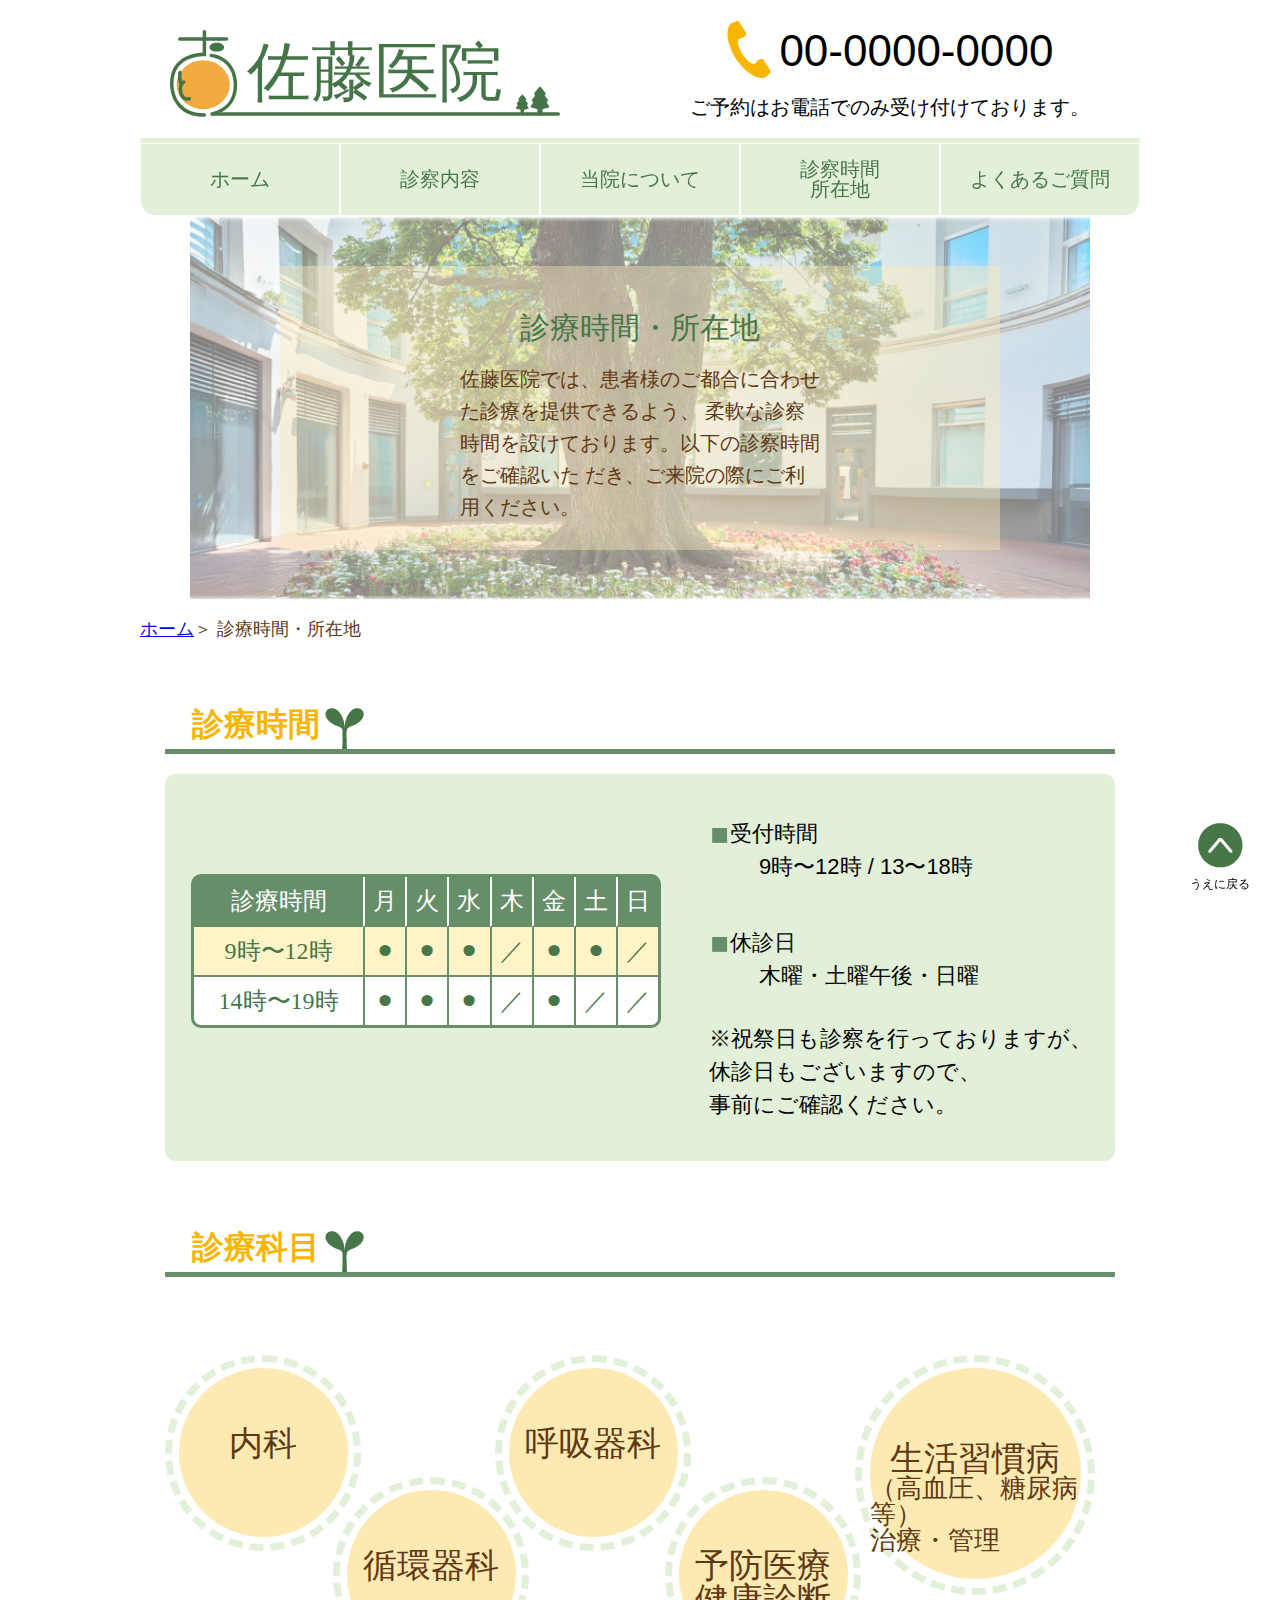
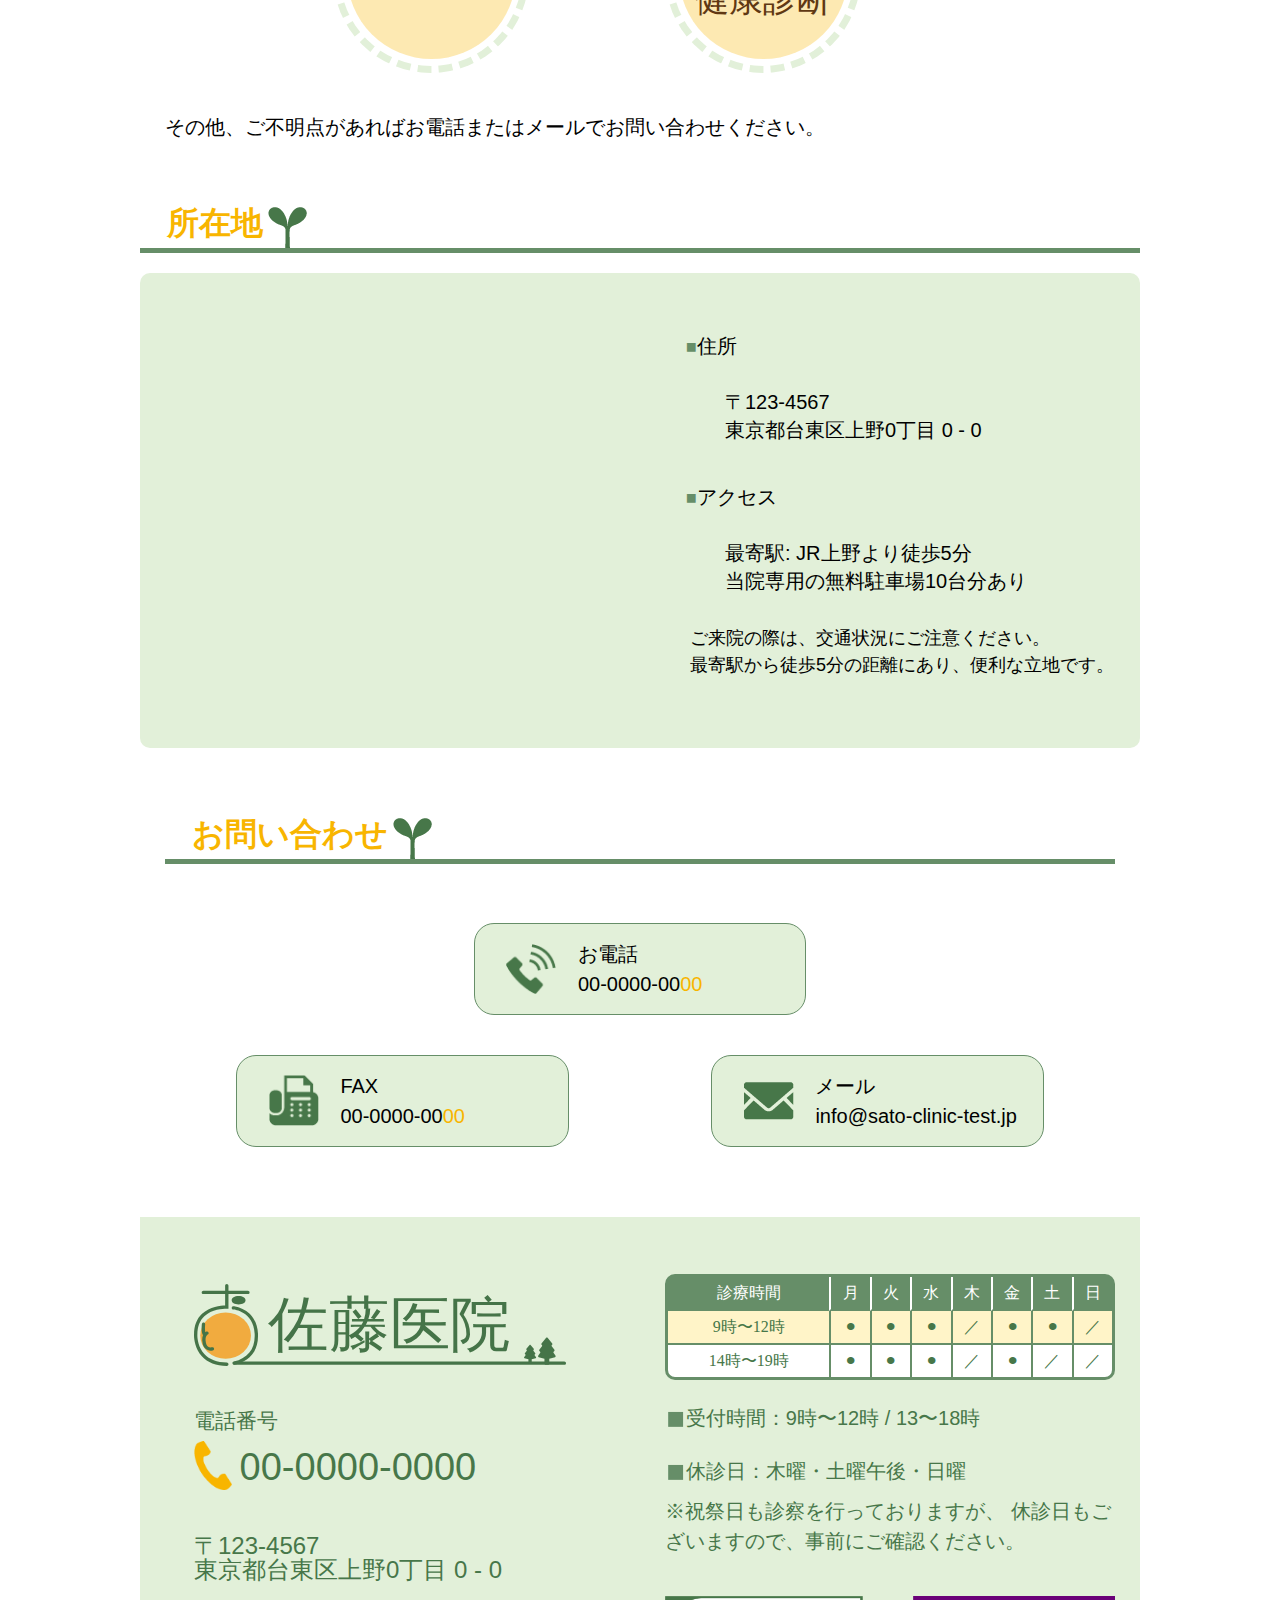
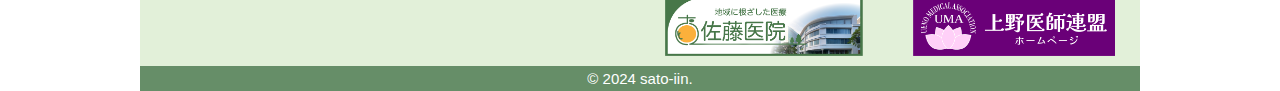
<file: satoclinic/detail/index.html>
<!DOCTYPE html>
<html lang="ja" dir="ltr">
  <head>
    <meta charset="UTF-8" />
    <meta name="viewport" content="width=device-width, initial-scale=1.0" />
    <meta name="description" content="佐藤医院ホームページ 診察時間・所在地" />
    <link rel="stylesheet" href="../css/reset.css" type="text/css" />
    <link rel="stylesheet" href="../css/common.css" type="text/css" />
    <link rel="stylesheet" href="../css/detail.css" type="text/css" />
    <link rel="preconnect" href="https://fonts.googleapis.com" />
    <link rel="preconnect" href="https://fonts.gstatic.com" crossorigin />
    <link
      href="https://fonts.googleapis.com/css2?family=Noto+Sans+JP:wght@100..900&family=Noto+Serif+JP:wght@200..900&family=Reggae+One&family=RocknRoll+One&display=swap"
      rel="stylesheet"
    />
    <link rel="icon" href="../images/favicon.ico" />
    <title>佐藤医院のホームページ</title>
  </head>
  <body>
    <div class="container">
      <!-- ヘッダーの一番上 -->
      <header id="top" class="header">
        <div class="headertop">
          <a href="../index.html"
            ><h1 class="headertopleft">
              <img src="../images/logo.svg" alt="佐藤医院ロゴ" /></h1
          ></a>
          <div class="headertopright">
            <div class="pcnumber num">00-0000-0000</div>
            <div class="headerword">
              ご予約はお電話でのみ<br class="sp" />受け付けております。
            </div>
          </div>
        </div>
      </header>

      <!-- ↓↓↓以下、ナビボタン追従領域↓↓↓ -->

      <!-- トップナビボタン -->

      <nav class="navbtn pc">
        <span class="pc"
          ><a class="btnleft" href="../index.html">ホーム</a></span
        >
        <a class="navA" href="../content/index.html"
          >診察内容<span class="arrow"></span
        ></a>
        <a class="navB" href="../about/index.html"
          >当院について<span class="arrow"></span
        ></a>
        <a class="navC" href="../detail/index.html"
          >診察時間 <br />所在地<span class="arrow"></span
        ></a>
        <a class="btnright" href="../question/index.html"
          >よくあるご質問<span class="arrow"></span
        ></a>
      </nav>

      <div class="peagehead1">
        <div class="phbackcolor">
          <p class="phtitle">診療時間・所在地</p>
          <p class="phword">
            佐藤医院では、患者様のご都合に合わせた診療を提供できるよう、
            柔軟な診察時間を設けております。以下の診察時間をご確認いた
            だき、ご来院の際にご利用ください。
          </p>
        </div>
      </div>
      <div class="linerlink">
        <a href="../index.html">ホーム</a>＞ 診療時間・所在地
      </div>

      <!-- 診療時間 -->
      <div class="officehours">
        <div class="title">
          <h2 class="titleword">診療時間</h2>
          <div class="titleicon">
            <img src="../images/icon2.png" alt="タイトルアイコン" />
          </div>
        </div>
        <div class="officehours1">
          <div class="officehours1left">
            <div class="calender">
              <div class="griditem2 cgi1">診療時間</div>
              <div class="griditem2 cgi1 boderw">月</div>
              <div class="griditem2 cgi1 boderw">火</div>
              <div class="griditem2 cgi1 boderw">水</div>
              <div class="griditem2 cgi1 boderw">木</div>
              <div class="griditem2 cgi1 boderw">金</div>
              <div class="griditem2 cgi1 boderw">土</div>
              <div class="griditem2 cgi1 boderw">日</div>
              <div class="griditem2 cgi2">9時〜12時</div>
              <div class="griditem2 cgi2 borderg">⚫︎</div>
              <div class="griditem2 cgi2 borderg">⚫︎</div>
              <div class="griditem2 cgi2 borderg">⚫︎</div>
              <div class="griditem2 cgi2 borderg">／</div>
              <div class="griditem2 cgi2 borderg">⚫︎</div>
              <div class="griditem2 cgi2 borderg">⚫︎</div>
              <div class="griditem2 cgi2 borderg">／</div>
              <div class="griditem2 cgi3">14時〜19時</div>
              <div class="griditem2 cgi3 borderg">⚫︎</div>
              <div class="griditem2 cgi3 borderg">⚫︎</div>
              <div class="griditem2 cgi3 borderg">⚫︎</div>
              <div class="griditem2 cgi3 borderg">／</div>
              <div class="griditem2 cgi3 borderg">⚫︎</div>
              <div class="griditem2 cgi3 borderg">／</div>
              <div class="griditem2 cgi3 borderg">／</div>
            </div>
          </div>
          <div class="officehours1right">
            <div class="accesstimeword1 dot d">
              受付時間 <br />
              <div class="marginleft">9時〜12時 / 13〜18時</div>
            </div>
            <div class="accesstimeword1 dot d">
              休診日 <br />
              <div class="marginleft">木曜・土曜午後・日曜</div>
            </div>
            <div class="accesstimeword2 d">
              ※祝祭日も診察を行っておりますが、
              <br
                class="sp"
              />休診日もございますので、<br />事前にご確認ください。
            </div>
          </div>
        </div>
      </div>

      <!-- 診療科目 -->
      <div class="medicalsubject">
        <div class="title">
          <h2 class="titleword">診療科目</h2>
          <div class="titleicon">
            <img src="../images/icon2.png" alt="タイトルアイコン" />
          </div>
        </div>
        <div class="medicalsubject1 pc">
          <div class="msdotcercle msa">
            <div class="mscercle"><div class="msword">内科</div></div>
          </div>
          <div class="msdotcercle msb">
            <div class="mscercle"><div class="msword">循環器科</div></div>
          </div>
          <div class="msdotcercle msc">
            <div class="mscercle"><div class="msword">呼吸器科</div></div>
          </div>
          <div class="msdotcercle msd">
            <div class="mscercle">
              <div class="msword">予防医療<br />健康診断</div>
            </div>
          </div>
          <div class="msdotcercle2 mse">
            <div class="mscercle2">
              <div class="msword">生活習慣病</div>
              <div class="msword2">
                （高血圧、糖尿病等）<br />
                治療・管理
              </div>
            </div>
          </div>
        </div>
        <div class="spmedicalsubject1 sp">
          <img src="../images/spaboutimg10.png" alt="診療科目一覧" />
        </div>
        <div class="medicalsubject1word">
          その他、ご不明点があればお電話またはメールでお問い合わせください。
        </div>
      </div>

      <!-- 所在地 -->
      <div class="place" id="place">
        <div class="title">
          <h2 class="titleword">所在地</h2>
          <div class="titleicon">
            <img src="../images/icon2.png" alt="タイトルアイコン" />
          </div>
        </div>
        <div class="place1">
          <div class="mapwidth">
            <div class="map">
              <iframe
                src="https://www.google.com/maps/embed?pb=!1m17!1m12!1m3!1d3239.5490594052762!2d139.77928717700212!3d35.712712981268574!2m3!1f0!2f0!3f0!3m2!1i1024!2i768!4f13.1!3m2!1m1!2zMzXCsDQyJzQ1LjQiTiAxMznCsDQ2JzQ4LjYiRQ!5e0!3m2!1sja!2sjp!4v1736133206663!5m2!1sja!2sjp"
                width="100%"
                height="450"
                style="border: 0"
                allowfullscreen=""
                loading="lazy"
                referrerpolicy="no-referrer-when-downgrade"
              ></iframe>
            </div>
          </div>
          <div class="placeword">
            <div class="placeword1 dot2">
              住所
              <div class="placeword2">
                〒123-4567<br />東京都台東区上野0丁目 0 - 0
              </div>
            </div>
            <div class="placeword1 dot2">
              アクセス
              <div class="placeword2">
                最寄駅: JR上野より徒歩5分<br />
                当院専用の無料駐車場10台分あり
              </div>
            </div>
            <div class="placeword3">
              <p>
                ご来院の際は、交通状況にご注意ください。<br />
                最寄駅から徒歩5分の距離にあり、便利な立地です。
              </p>
            </div>
          </div>
        </div>
      </div>

      <!-- 連絡先 -->
      <div class="detailadress">
        <div class="title">
          <h2 class="titleword">お問い合わせ</h2>
          <div class="titleicon">
            <img src="../images/icon2.png" alt="タイトルアイコン" />
          </div>
        </div>
        <div class="adress1">
          <div class="adbox">
            <div class="adboxleft">
              <img src="../images/detailicon3.png" alt="電話アイコン" />
            </div>
            <div class="adboxright">
              <p>お電話</p>
              <p>00-0000-00<span class="fontcolor">00</span></p>
            </div>
          </div>
        </div>
        <div class="adboxflex">
          <div class="adbox">
            <div class="adboxleft">
              <img src="../images/detailicon2.png" alt="FAXアイコン" />
            </div>
            <div class="adboxright">
              <p>FAX</p>
              <p>00-0000-00<span class="fontcolor">00</span></p>
            </div>
          </div>
          <div class="adbox">
            <div class="adboxleft">
              <img src="../images/detailicon1.png" alt="メールアイコン" />
            </div>
            <address class="adboxright">
              <p>メール</p>
              <p>info@sato-clinic-test.jp</p>
            </address>
          </div>
        </div>
      </div>

      <!-- 上にもどるボタン -->
      <div class="upbtn pc">
        <a href="#">
          <img src="../images/icon6.png" alt="緑のまるアイコン" />
          <div class="upword">うえに戻る</div>
        </a>
      </div>
      <!-- フッター -->
      <footer class="footer">
        <div class="pc">
          <div class="pcfooterflex">
            <div class="footerleft">
              <div class="logo">
                <img src="../images/logo.svg" alt="佐藤医院ロゴ" />
              </div>
              <div class="tellword">電話番号</div>
              <div class="pcnumber2 num">00-0000-0000</div>
              <div class="adress">
                〒123-4567 <br />東京都台東区上野0丁目 0 - 0
              </div>
            </div>
            <div class="footerright">
              <div class="calender fcmargin">
                <div class="griditem s cgi1">診療時間</div>
                <div class="griditem s cgi1 boderw">月</div>
                <div class="griditem s cgi1 boderw">火</div>
                <div class="griditem s cgi1 boderw">水</div>
                <div class="griditem s cgi1 boderw">木</div>
                <div class="griditem s cgi1 boderw">金</div>
                <div class="griditem s cgi1 boderw">土</div>
                <div class="griditem s cgi1 boderw">日</div>
                <div class="griditem s cgi2">9時〜12時</div>
                <div class="griditem s cgi2 borderg">⚫︎</div>
                <div class="griditem s cgi2 borderg">⚫︎</div>
                <div class="griditem s cgi2 borderg">⚫︎</div>
                <div class="griditem s cgi2 borderg">／</div>
                <div class="griditem s cgi2 borderg">⚫︎</div>
                <div class="griditem s cgi2 borderg">⚫︎</div>
                <div class="griditem s cgi2 borderg">／</div>
                <div class="griditem s cgi3">14時〜19時</div>
                <div class="griditem s cgi3 borderg">⚫︎</div>
                <div class="griditem s cgi3 borderg">⚫︎</div>
                <div class="griditem s cgi3 borderg">⚫︎</div>
                <div class="griditem s cgi3 borderg">／</div>
                <div class="griditem s cgi3 borderg">⚫︎</div>
                <div class="griditem s cgi3 borderg">／</div>
                <div class="griditem s cgi3 borderg">／</div>
              </div>
              <div class="accesstimeword1 dot atwm">
                受付時間：9時〜12時 / 13〜18時
              </div>
              <div class="accesstimeword1 dot atwm">
                休診日：木曜・土曜午後・日曜
              </div>
              <div class="accesstimeword2 atwm">
                ※祝祭日も診察を行っておりますが、
                休診日もございますので、事前にご確認ください。
              </div>
              <div class="banner">
                <div class="banneritem">
                  <a href="#"
                    ><img src="../images/banner1.png" alt="佐藤医院バナー"
                  /></a>
                </div>
                <div class="banneritem">
                  <a href="#"
                    ><img src="../images/banner2.png" alt="上野医師会バナー"
                  /></a>
                </div>
              </div>
            </div>
          </div>
        </div>

        <div class="spfooter sp">
          <div class="upbtn">
            <a href="#">
              <img src="../images/icon6.png" alt="緑のまるアイコン" />
              <div class="upword">うえに戻る</div>
            </a>
          </div>
          <div class="flogo">
            <img src="../images/logo.svg" alt="佐藤医院ロゴ" />
          </div>
          <div class="spfooterflex">
            <div class="spfooterleft">
              <a class="spflitem" href="../content/index.html">診察内容</a>
              <a class="spflitem" href="../detail/index.html"
                >診察時間・所在地</a
              >
              <a class="spflitem" href="../news/index.html">お知らせ</a>
            </div>
            <div class="spfooterright">
              <a class="spfritem" href="../about/index.html">当院について</a>
              <a class="spfritem" href="../question/index.html"
                >よくあるご質問</a
              >
              <a class="spfritem" href="../column/index.html">院長コラム</a>
            </div>
          </div>

          <div class="banner">
            <div class="banneritem">
              <a href="../index.html"
                ><img src="../images/banner1.png" alt="佐藤医院バナー"
              /></a>
            </div>
            <div class="banneritem">
              <a href="#"
                ><img src="../images/banner2.png" alt="上野医師会バナー"
              /></a>
            </div>
          </div>
        </div>
        <div class="cr">© 2024 sato-iin.</div>
      </footer>
      <div class="positionfixd sp">
        <div class="positionfixd1">
          <a class="spfleft" href="../detail/index.html#place">アクセス</a>
          <a class="spfcenter" href="../index.html">ホーム</a>
          <a class="spfright" href="">お電話</a>
        </div>
      </div>
    </div>
  </body>
</html>
</file>
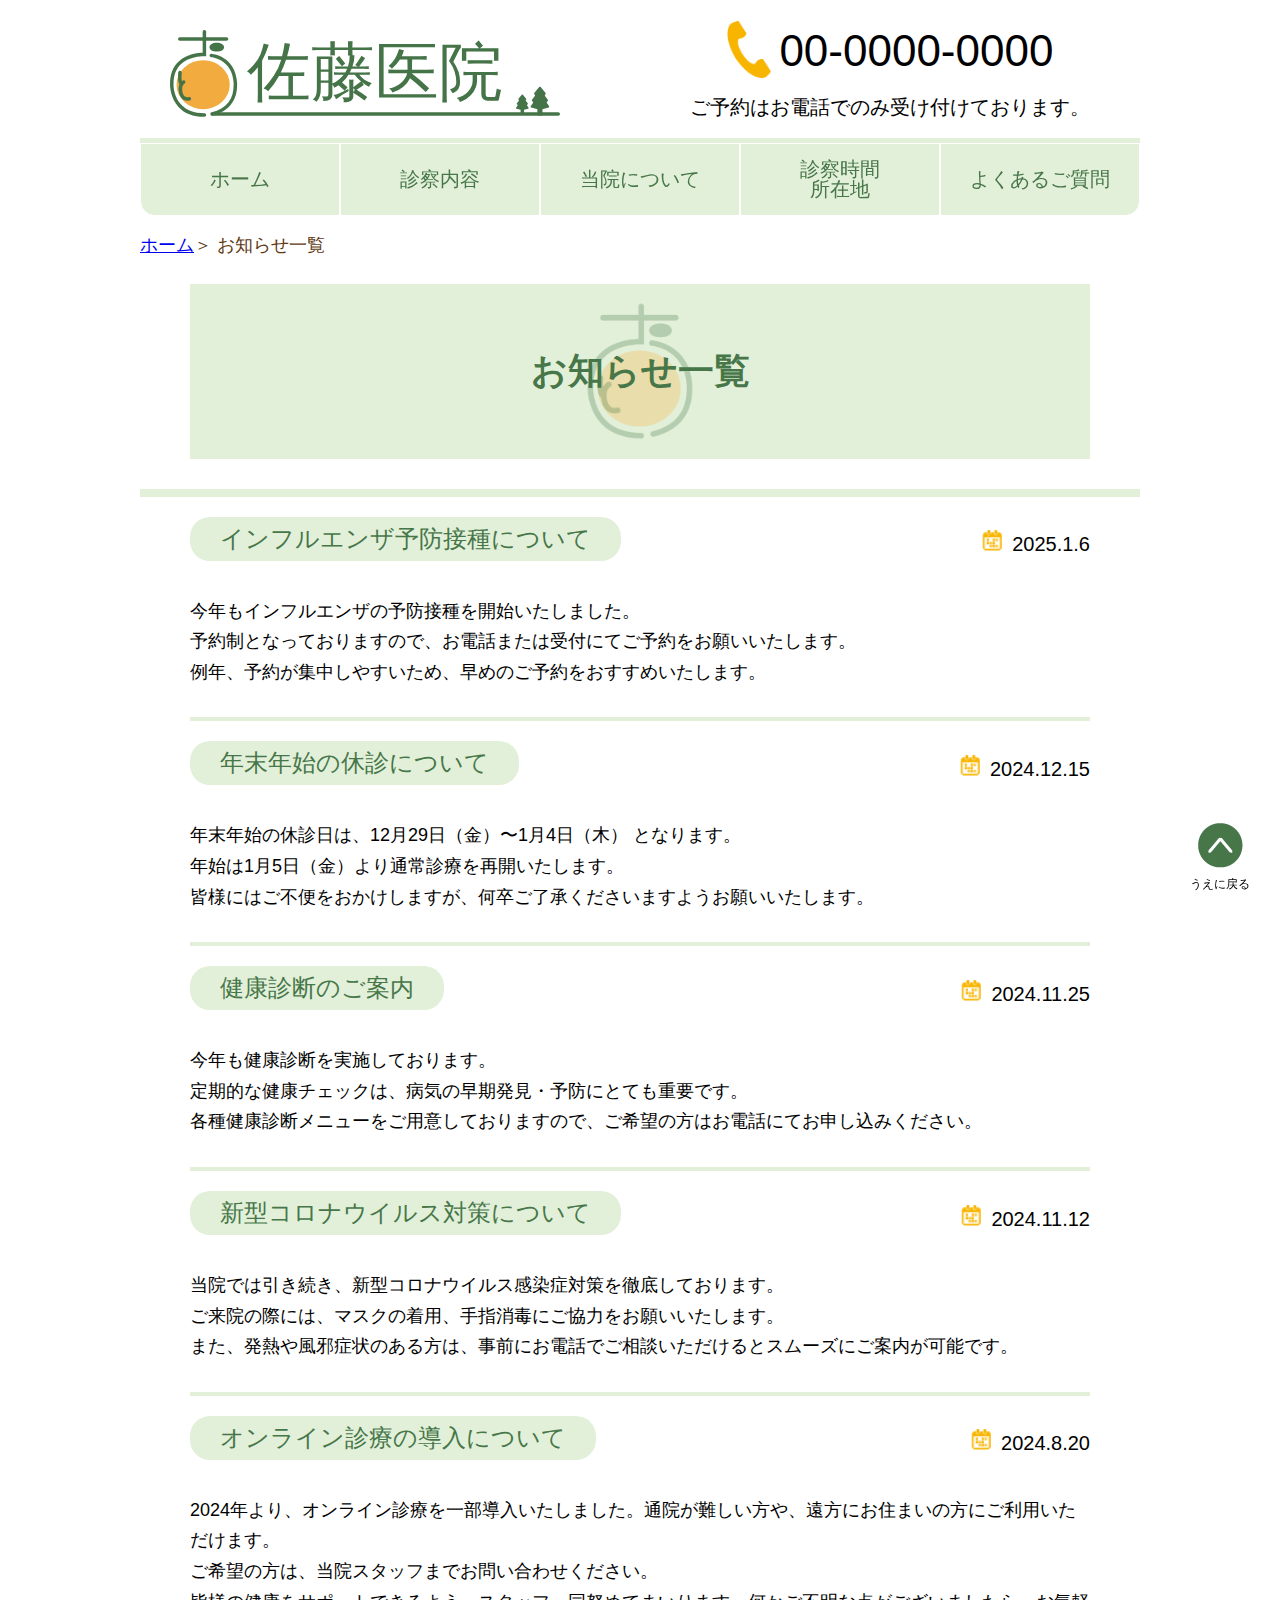
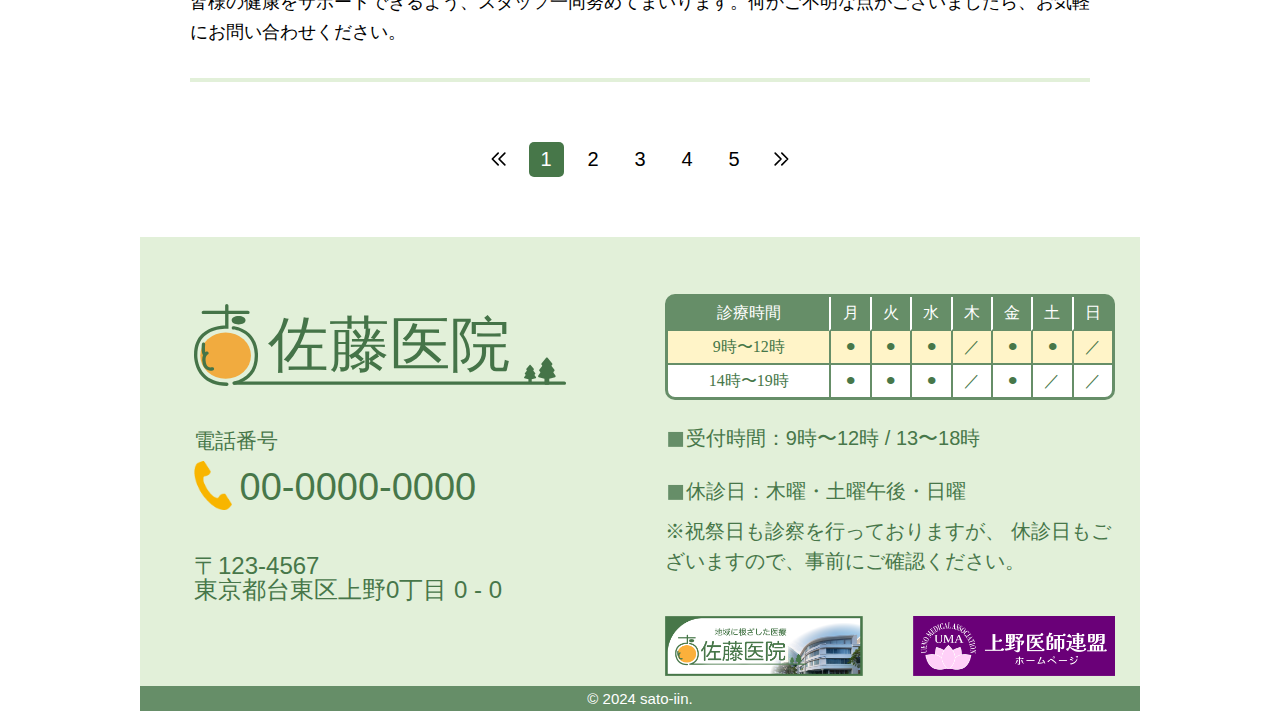
<file: satoclinic/news/index.html>
<!DOCTYPE html>
<html lang="ja" dir="ltr">
  <head>
    <meta charset="UTF-8" />
    <meta name="viewport" content="width=device-width, initial-scale=1.0" />
    <meta name="description" content="佐藤医院ホームページ・お知らせ一覧" />
    <link rel="stylesheet" href="../css/reset.css" type="text/css" />
    <link rel="stylesheet" href="../css/common.css" type="text/css" />
    <link rel="stylesheet" href="../css/news.css" type="text/css" />
    <link rel="icon" href="../images/favicon.ico" />
    <title>佐藤医院のホームページ</title>
  </head>
  <body>
    <div class="container">
      <!-- ヘッダーの一番上 -->
      <header id="top" class="header">
        <div class="headertop">
          <a href="../index.html"
            ><h1 class="headertopleft">
              <img src="../images/logo.svg" alt="佐藤医院ロゴ" /></h1
          ></a>
          <div class="headertopright">
            <div class="pcnumber num">00-0000-0000</div>
            <div class="headerword">
              ご予約はお電話でのみ<br class="sp" />受け付けております。
            </div>
          </div>
        </div>
      </header>

      <!-- ↓↓↓以下、ナビボタン追従領域↓↓↓ -->

      <!-- トップナビボタン -->

      <nav class="navbtn pc">
        <span class="pc"
          ><a class="btnleft" href="../index.html">ホーム</a></span
        >
        <a class="navA" href="../content/index.html"
          >診察内容<span class="arrow"></span
        ></a>
        <a class="navB" href="#">当院について<span class="arrow"></span></a>
        <a class="navC" href="../detail/index.html"
          >診察時間 <br />所在地<span class="arrow"></span
        ></a>
        <a class="btnright" href="../question/index.html"
          >よくあるご質問<span class="arrow"></span
        ></a>
      </nav>

      <div class="linerlink">
        <a href="../index.html">ホーム</a>＞ お知らせ一覧
      </div>

      <!-- お知らせ一覧ここから -->
      <div class="peageheadnews">
        <h2>お知らせ一覧</h2>
        <img src="../images/aboutbacklogo.png" alt="佐藤医院ロゴ" />
      </div>

      <div class="newscontent">
        <dl id="2025.1.6">
          <div class="newscontentflex">
            <dd>インフルエンザ予防接種について</dd>
            <dt class="date">2025.1.6</dt>
          </div>
          <dt class="news-text">
            今年もインフルエンザの予防接種を開始いたしました。<br />
            予約制となっておりますので、お電話または受付にてご予約をお願いいたします。<br />
            例年、予約が集中しやすいため、早めのご予約をおすすめいたします。
          </dt>
        </dl>
        <dl id="2024.12.15">
          <div class="newscontentflex">
            <dd>年末年始の休診について</dd>
            <dt class="date">2024.12.15</dt>
          </div>
          <dt class="news-text">
            年末年始の休診日は、12月29日（金）〜1月4日（木） となります。<br />
            年始は1月5日（金）より通常診療を再開いたします。<br />
            皆様にはご不便をおかけしますが、何卒ご了承くださいますようお願いいたします。
          </dt>
        </dl>
        <dl id="2024.11.25">
          <div class="newscontentflex">
            <dd>健康診断のご案内</dd>
            <dt class="date">2024.11.25</dt>
          </div>
          <dt class="news-text">
            今年も健康診断を実施しております。<br />
            定期的な健康チェックは、病気の早期発見・予防にとても重要です。<br />
            各種健康診断メニューをご用意しておりますので、ご希望の方はお電話にてお申し込みください。
          </dt>
        </dl>
        <dl id="2024.11.12">
          <div class="newscontentflex">
            <dd>新型コロナウイルス対策について</dd>
            <dt class="date">2024.11.12</dt>
          </div>
          <dt class="news-text">
            当院では引き続き、新型コロナウイルス感染症対策を徹底しております。<br />
            ご来院の際には、マスクの着用、手指消毒にご協力をお願いいたします。<br />
            また、発熱や風邪症状のある方は、事前にお電話でご相談いただけるとスムーズにご案内が可能です。
          </dt>
        </dl>
        <dl id="2024.8.20">
          <div class="newscontentflex">
            <dd>オンライン診療の導入について</dd>
            <dt class="date">2024.8.20</dt>
          </div>
          <dt class="news-text">
            2024年より、オンライン診療を一部導入いたしました。通院が難しい方や、遠方にお住まいの方にご利用いただけます。<br />
            ご希望の方は、当院スタッフまでお問い合わせください。 <br />
            皆様の健康をサポートできるよう、スタッフ一同努めてまいります。何かご不明な点がございましたら、お気軽にお問い合わせください。
          </dt>
        </dl>
      </div>

      <ul class="Pagination">
        <li class="Pagination-Item">
          <a class="Pagination-Item-Link" href="#">
            <svg
              xmlns="http://www.w3.org/2000/svg"
              class="Pagination-Item-Link-Icon"
              fill="none"
              viewBox="0 0 24 24"
              stroke="currentColor"
              stroke-width="2"
            >
              <path
                stroke-linecap="round"
                stroke-linejoin="round"
                d="M11 19l-7-7 7-7m8 14l-7-7 7-7"
              />
            </svg>
          </a>
        </li>
        <li class="Pagination-Item">
          <a class="Pagination-Item-Link isActive" href="#"><span>1</span></a>
        </li>
        <li class="Pagination-Item">
          <a class="Pagination-Item-Link" href="#"><span>2</span></a>
        </li>
        <li class="Pagination-Item">
          <a class="Pagination-Item-Link" href="#"><span>3</span></a>
        </li>
        <li class="Pagination-Item">
          <a class="Pagination-Item-Link" href="#"><span>4</span></a>
        </li>
        <li class="Pagination-Item">
          <a class="Pagination-Item-Link" href="#"><span>5</span></a>
        </li>
        <li class="Pagination-Item">
          <a class="Pagination-Item-Link" href="#">
            <svg
              xmlns="http://www.w3.org/2000/svg"
              class="Pagination-Item-Link-Icon"
              fill="none"
              viewBox="0 0 24 24"
              stroke="currentColor"
              stroke-width="2"
            >
              <path
                stroke-linecap="round"
                stroke-linejoin="round"
                d="M13 5l7 7-7 7M5 5l7 7-7 7"
              />
            </svg>
          </a>
        </li>
      </ul>

      <!-- 上にもどるボタン -->
      <div class="upbtn pc">
        <a href="#">
          <img src="../images/icon6.png" alt="緑のまるアイコン" />
          <div class="upword">うえに戻る</div>
        </a>
      </div>
      <!-- フッター -->
      <footer class="footer">
        <div class="pc">
          <div class="pcfooterflex">
            <div class="footerleft">
              <div class="logo">
                <img src="../images/logo.svg" alt="佐藤医院ロゴ" />
              </div>
              <div class="tellword">電話番号</div>
              <div class="pcnumber2 num">00-0000-0000</div>
              <div class="adress">
                〒123-4567 <br />東京都台東区上野0丁目 0 - 0
              </div>
            </div>
            <div class="footerright">
              <div class="calender fcmargin">
                <div class="griditem s cgi1">診療時間</div>
                <div class="griditem s cgi1 boderw">月</div>
                <div class="griditem s cgi1 boderw">火</div>
                <div class="griditem s cgi1 boderw">水</div>
                <div class="griditem s cgi1 boderw">木</div>
                <div class="griditem s cgi1 boderw">金</div>
                <div class="griditem s cgi1 boderw">土</div>
                <div class="griditem s cgi1 boderw">日</div>
                <div class="griditem s cgi2">9時〜12時</div>
                <div class="griditem s cgi2 borderg">⚫︎</div>
                <div class="griditem s cgi2 borderg">⚫︎</div>
                <div class="griditem s cgi2 borderg">⚫︎</div>
                <div class="griditem s cgi2 borderg">／</div>
                <div class="griditem s cgi2 borderg">⚫︎</div>
                <div class="griditem s cgi2 borderg">⚫︎</div>
                <div class="griditem s cgi2 borderg">／</div>
                <div class="griditem s cgi3">14時〜19時</div>
                <div class="griditem s cgi3 borderg">⚫︎</div>
                <div class="griditem s cgi3 borderg">⚫︎</div>
                <div class="griditem s cgi3 borderg">⚫︎</div>
                <div class="griditem s cgi3 borderg">／</div>
                <div class="griditem s cgi3 borderg">⚫︎</div>
                <div class="griditem s cgi3 borderg">／</div>
                <div class="griditem s cgi3 borderg">／</div>
              </div>
              <div class="accesstimeword1 dot atwm">
                受付時間：9時〜12時 / 13〜18時
              </div>
              <div class="accesstimeword1 dot atwm">
                休診日：木曜・土曜午後・日曜
              </div>
              <div class="accesstimeword2 atwm">
                ※祝祭日も診察を行っておりますが、
                休診日もございますので、事前にご確認ください。
              </div>
              <div class="banner">
                <div class="banneritem">
                  <a href="#"
                    ><img src="../images/banner1.png" alt="佐藤医院バナー"
                  /></a>
                </div>
                <div class="banneritem">
                  <a href="#"
                    ><img src="../images/banner2.png" alt="上野医師会バナー"
                  /></a>
                </div>
              </div>
            </div>
          </div>
        </div>

        <div class="spfooter sp">
          <div class="upbtn">
            <a href="#">
              <img src="../images/icon6.png" alt="緑のまるアイコン" />
              <div class="upword">うえに戻る</div>
            </a>
          </div>
          <div class="flogo">
            <img src="../images/logo.svg" alt="佐藤医院ロゴ" />
          </div>
          <div class="spfooterflex">
            <div class="spfooterleft">
              <a class="spflitem" href="../content/index.html">診察内容</a>
              <a class="spflitem" href="../detail/index.html"
                >診察時間・所在地</a
              >
              <a class="spflitem" href="">お知らせ</a>
            </div>
            <div class="spfooterright">
              <a class="spfritem" href="#">当院について</a>
              <a class="spfritem" href="../question/index.html"
                >よくあるご質問</a
              >
              <a class="spfritem" href="../column/index.html">院長コラム</a>
            </div>
          </div>
          <div class="banner">
            <div class="banneritem">
              <a href="../index.html"
                ><img src="../images/banner1.png" alt="佐藤医院バナー"
              /></a>
            </div>
            <div class="banneritem">
              <a href="#"
                ><img src="../images/banner2.png" alt="上野医師会バナー"
              /></a>
            </div>
          </div>
        </div>
        <div class="cr">© 2024 sato-iin.</div>
      </footer>
      <div class="positionfixd sp">
        <div class="positionfixd1">
          <a class="spfleft" href="../detail/index.html#place">アクセス</a>
          <a class="spfcenter" href="../index.html">ホーム</a>
          <a class="spfright" href="">お電話</a>
        </div>
      </div>
    </div>
  </body>
</html>
</file>
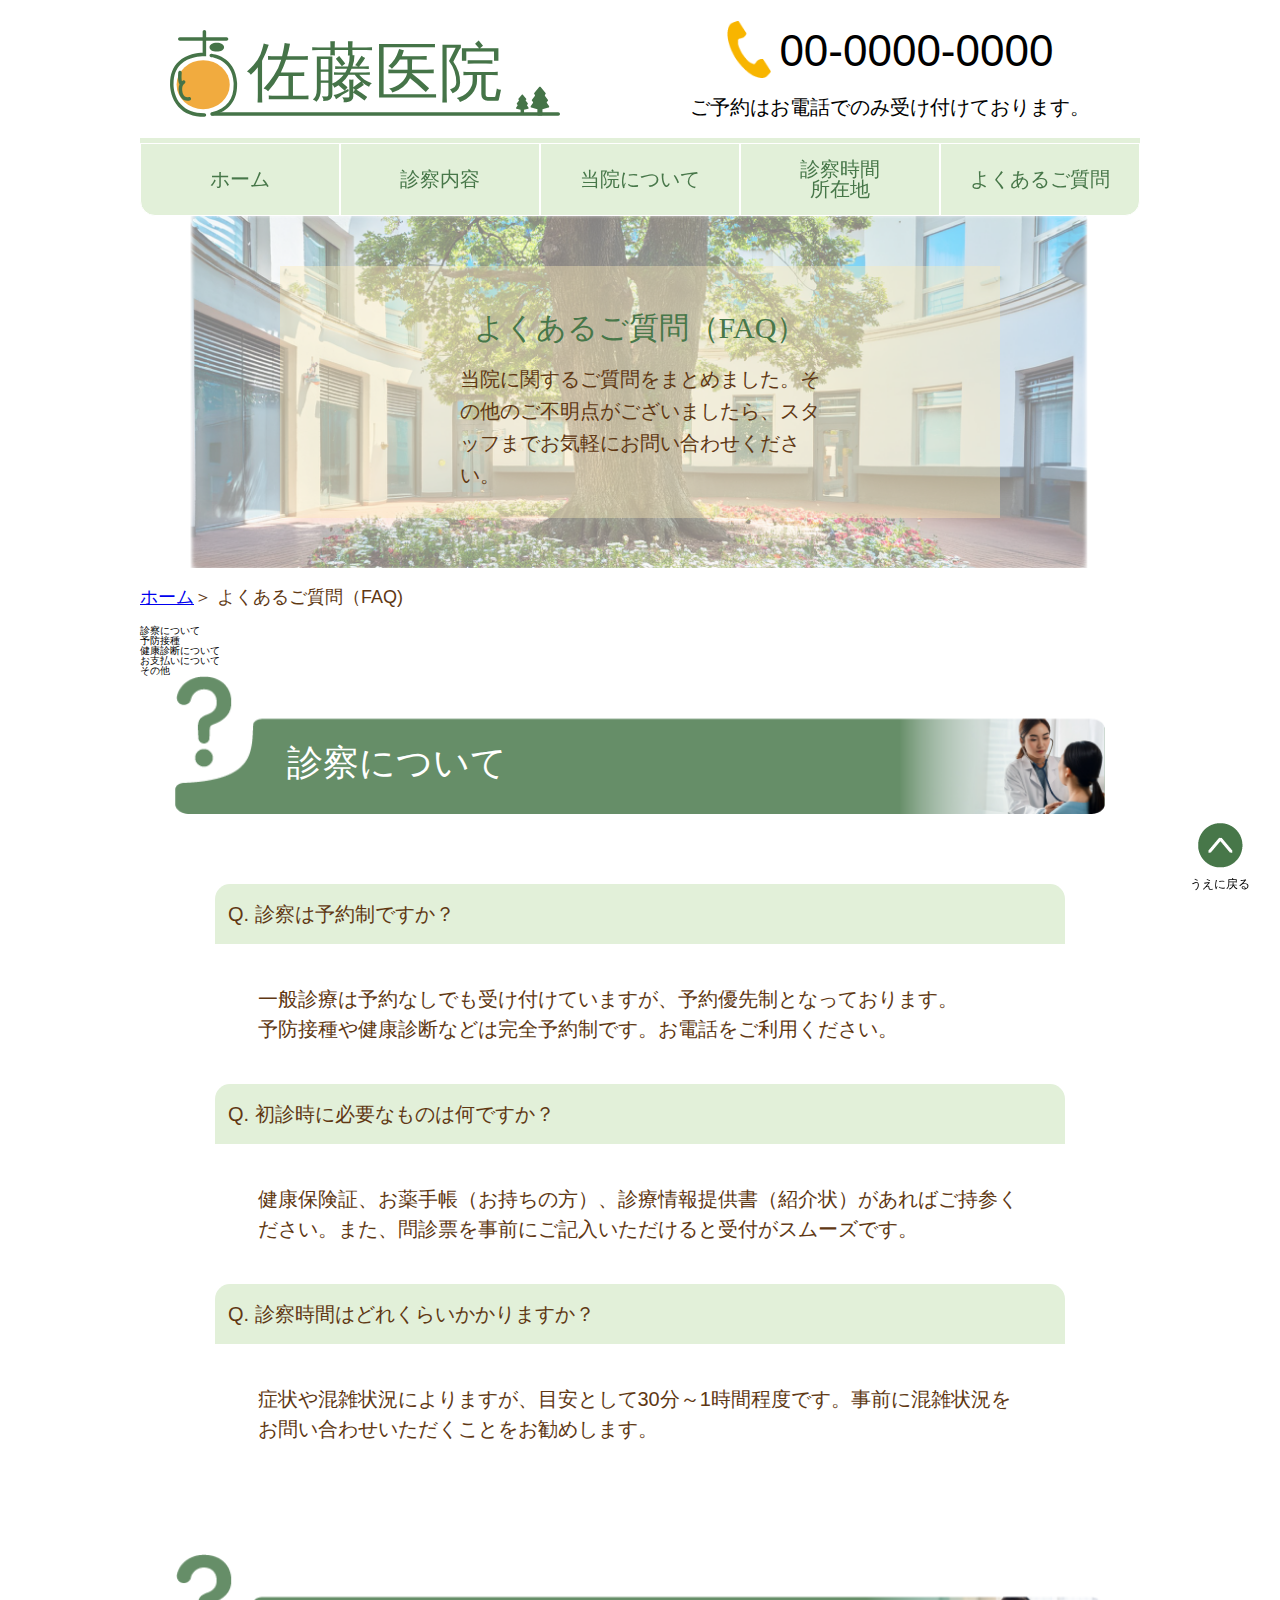
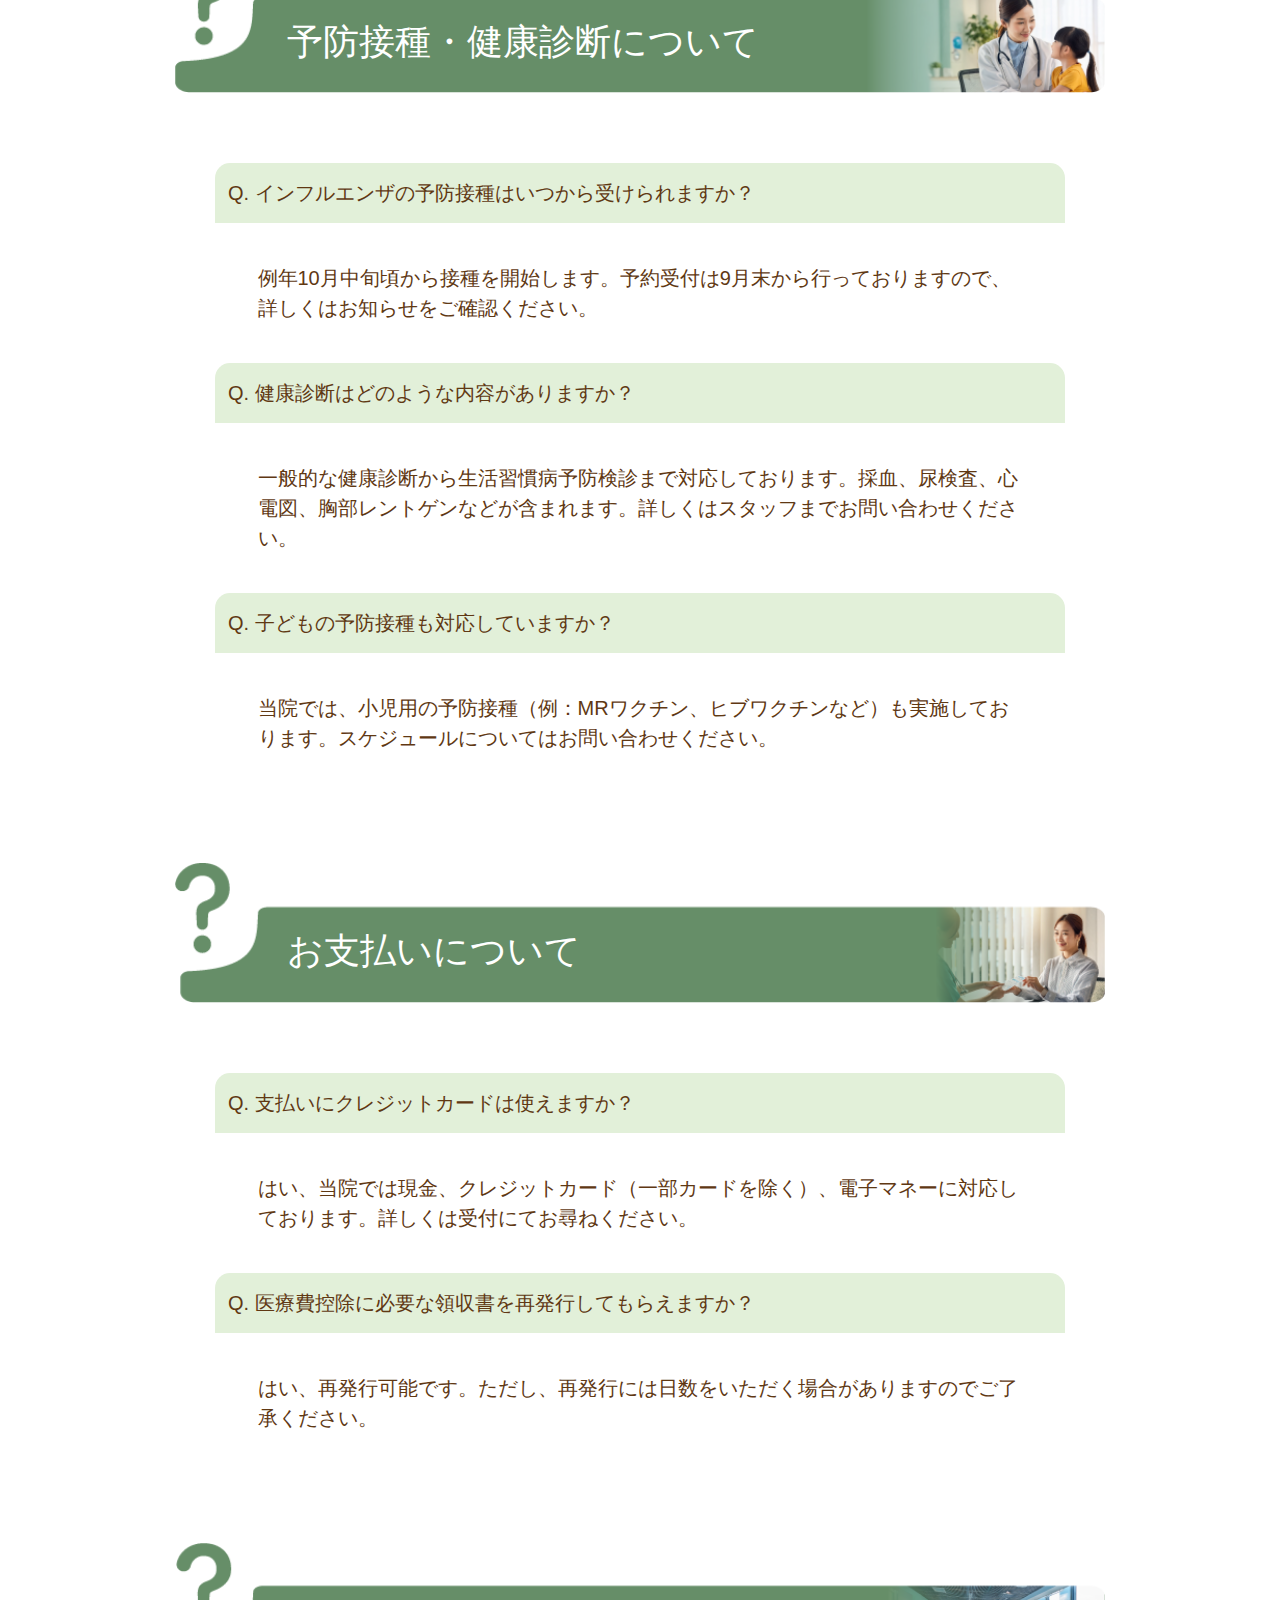
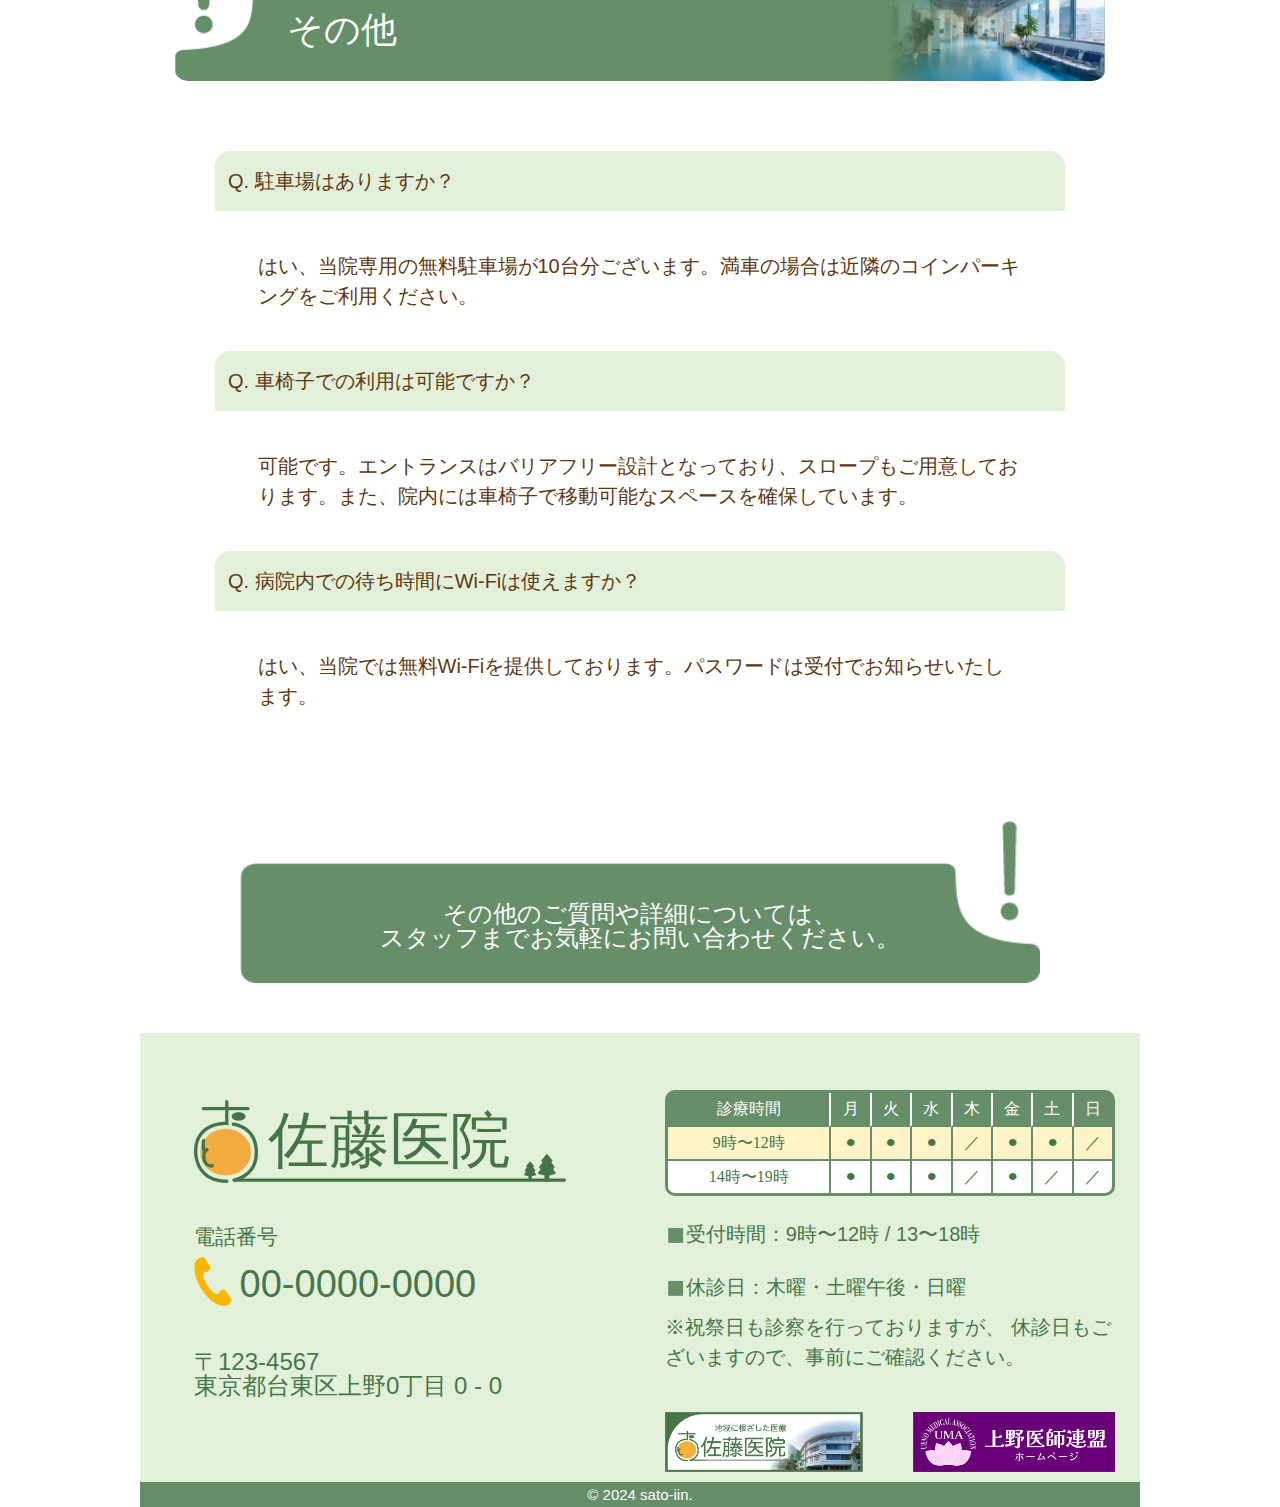
<file: satoclinic/question/index.html>
<!DOCTYPE html>
<html lang="ja" dir="ltr">
  <head>
    <meta charset="UTF-8" />
    <meta name="viewport" content="width=device-width, initial-scale=1.0" />
    <meta name="description" content="佐藤医院ホームページ よくあるご質問" />
    <link rel="stylesheet" href="../css/reset.css" type="text/css" />
    <link rel="stylesheet" href="../css/common.css" type="text/css" />
    <link rel="stylesheet" href="../css/question.css" type="text/css" />
    <title>佐藤医院のホームページ</title>
  </head>
  <body>
    <div class="container">
      <!-- ヘッダーの一番上 -->
      <header id="top" class="header">
        <div class="headertop">
          <a href="top"
            ><h1 class="headertopleft">
              <img src="../images/logo.svg" alt="佐藤医院ロゴ" /></h1
          ></a>
          <div class="headertopright">
            <div class="pcnumber num">00-0000-0000</div>
            <div class="headerword">
              ご予約はお電話でのみ<br class="sp" />受け付けております。
            </div>
          </div>
        </div>
      </header>

      <!-- ↓↓↓以下、ナビボタン追従領域↓↓↓ -->

      <!-- トップナビボタン -->

      <nav class="navbtn pc">
        <span class="pc"
          ><a class="btnleft" href="../index.html">ホーム</a></span
        >
        <a class="navA" href="../content/index.html"
          >診察内容<span class="arrow"></span
        ></a>
        <a class="navB" href="../about/index.html"
          >当院について<span class="arrow"></span
        ></a>
        <a class="navC" href="../detail/index.html"
          >診察時間 <br />所在地<span class="arrow"></span
        ></a>
        <a class="btnright" href="#"
          >よくあるご質問<span class="arrow"></span
        ></a>
      </nav>

      <div class="peagehead1">
        <div class="phbackcolor">
          <p class="phtitle">よくあるご質問（FAQ）</p>
          <p class="phword">
            当院に関するご質問をまとめました。その他のご不明点がございましたら、スタッフまでお気軽にお問い合わせください。
          </p>
        </div>
      </div>
      <div class="linerlink">
        <a href="../index.html">ホーム</a>＞ よくあるご質問（FAQ)
      </div>

      <!-- ジャンプボタン緑４列 -->
      <div class="qjanpglid">
        <div class="qjgreen">診察について</div>
        <div class="qjgreen">
          予防接種<br />
          健康診断について
        </div>
        <div class="qjgreen">お支払いについて</div>
        <div class="qjgreen">その他</div>
      </div>

      <!-- 質問・診察について -->

      <div class="qtitle">
        <img src="../images/qimg1.png" alt="タイトルイメージ１" />
        <p>診察について</p>
      </div>

      <div class="qa">
        <div class="qword">Q. 診察は予約制ですか？</div>
        <div class="aword">
          一般診療は予約なしでも受け付けていますが、予約優先制となっております。
          <br />予防接種や健康診断などは完全予約制です。お電話をご利用ください。
        </div>
        <div class="qword">Q. 初診時に必要なものは何ですか？</div>
        <div class="aword">
          健康保険証、お薬手帳（お持ちの方）、診療情報提供書（紹介状）があればご持参ください。また、問診票を事前にご記入いただけると受付がスムーズです。
        </div>
        <div class="qword">Q. 診察時間はどれくらいかかりますか？</div>
        <div class="aword">
          症状や混雑状況によりますが、目安として30分～1時間程度です。事前に混雑状況をお問い合わせいただくことをお勧めします。
        </div>
      </div>

      <div class="qtitle">
        <img src="../images/qimg2.png" alt="タイトルイメージ２" />
        <p>予防接種・健康診断について</p>
      </div>

      <div class="qa">
        <div class="qword">
          Q. インフルエンザの予防接種はいつから受けられますか？
        </div>
        <div class="aword">
          例年10月中旬頃から接種を開始します。予約受付は9月末から行っておりますので、詳しくはお知らせをご確認ください。
        </div>
        <div class="qword">Q. 健康診断はどのような内容がありますか？</div>
        <div class="aword">
          一般的な健康診断から生活習慣病予防検診まで対応しております。採血、尿検査、心電図、胸部レントゲンなどが含まれます。詳しくはスタッフまでお問い合わせください。
        </div>
        <div class="qword">Q. 子どもの予防接種も対応していますか？</div>
        <div class="aword">
          当院では、小児用の予防接種（例：MRワクチン、ヒブワクチンなど）も実施しております。スケジュールについてはお問い合わせください。
        </div>
      </div>

      <div class="qtitle">
        <img src="../images/qimg3.png" alt="タイトルイメージ３" />
        <p>お支払いについて</p>
      </div>

      <div class="qa">
        <div class="qword">Q. 支払いにクレジットカードは使えますか？</div>
        <div class="aword">
          はい、当院では現金、クレジットカード（一部カードを除く）、電子マネーに対応しております。詳しくは受付にてお尋ねください。
        </div>
        <div class="qword">
          Q. 医療費控除に必要な領収書を再発行してもらえますか？
        </div>
        <div class="aword">
          はい、再発行可能です。ただし、再発行には日数をいただく場合がありますのでご了承ください。
        </div>
      </div>

      <div class="qtitle">
        <img src="../images/qimg4.png" alt="タイトルイメージ４" />
        <p>その他</p>
      </div>

      <div class="qa">
        <div class="qword">Q. 駐車場はありますか？</div>
        <div class="aword">
          はい、当院専用の無料駐車場が10台分ございます。満車の場合は近隣のコインパーキングをご利用ください。
        </div>
        <div class="qword">Q. 車椅子での利用は可能ですか？</div>
        <div class="aword">
          可能です。エントランスはバリアフリー設計となっており、スロープもご用意しております。また、院内には車椅子で移動可能なスペースを確保しています。
        </div>
        <div class="qword">Q. 病院内での待ち時間にWi-Fiは使えますか？</div>
        <div class="aword">
          はい、当院では無料Wi-Fiを提供しております。パスワードは受付でお知らせいたします。
        </div>
      </div>

      <div class="qaend">
        <img src="../images/qimg5.png" alt="質問イメージ５" />
        <p>
          その他のご質問や詳細については、<br />
          スタッフまでお気軽にお問い合わせください。
        </p>
      </div>

      <!-- 上にもどるボタン -->
      <div class="upbtn pc">
        <a href="#">
          <img src="../images/icon6.png" alt="緑のまるアイコン" />
          <div class="upword">うえに戻る</div>
        </a>
      </div>
      <!-- フッター -->
      <footer class="footer">
        <div class="pc">
          <div class="pcfooterflex">
            <div class="footerleft">
              <div class="logo">
                <img src="../images/logo.svg" alt="佐藤医院ロゴ" />
              </div>
              <div class="tellword">電話番号</div>
              <div class="pcnumber2 num">00-0000-0000</div>
              <div class="adress">
                〒123-4567 <br />東京都台東区上野0丁目 0 - 0
              </div>
            </div>
            <div class="footerright">
              <div class="calender fcmargin">
                <div class="griditem s cgi1">診療時間</div>
                <div class="griditem s cgi1 boderw">月</div>
                <div class="griditem s cgi1 boderw">火</div>
                <div class="griditem s cgi1 boderw">水</div>
                <div class="griditem s cgi1 boderw">木</div>
                <div class="griditem s cgi1 boderw">金</div>
                <div class="griditem s cgi1 boderw">土</div>
                <div class="griditem s cgi1 boderw">日</div>
                <div class="griditem s cgi2">9時〜12時</div>
                <div class="griditem s cgi2 borderg">⚫︎</div>
                <div class="griditem s cgi2 borderg">⚫︎</div>
                <div class="griditem s cgi2 borderg">⚫︎</div>
                <div class="griditem s cgi2 borderg">／</div>
                <div class="griditem s cgi2 borderg">⚫︎</div>
                <div class="griditem s cgi2 borderg">⚫︎</div>
                <div class="griditem s cgi2 borderg">／</div>
                <div class="griditem s cgi3">14時〜19時</div>
                <div class="griditem s cgi3 borderg">⚫︎</div>
                <div class="griditem s cgi3 borderg">⚫︎</div>
                <div class="griditem s cgi3 borderg">⚫︎</div>
                <div class="griditem s cgi3 borderg">／</div>
                <div class="griditem s cgi3 borderg">⚫︎</div>
                <div class="griditem s cgi3 borderg">／</div>
                <div class="griditem s cgi3 borderg">／</div>
              </div>
              <div class="accesstimeword1 dot atwm">
                受付時間：9時〜12時 / 13〜18時
              </div>
              <div class="accesstimeword1 dot atwm">
                休診日：木曜・土曜午後・日曜
              </div>
              <div class="accesstimeword2 atwm">
                ※祝祭日も診察を行っておりますが、
                休診日もございますので、事前にご確認ください。
              </div>
              <div class="banner">
                <div class="banneritem">
                  <a href="#"
                    ><img src="../images/banner1.png" alt="佐藤医院バナー"
                  /></a>
                </div>
                <div class="banneritem">
                  <a href="#"
                    ><img src="../images/banner2.png" alt="上野医師会バナー"
                  /></a>
                </div>
              </div>
            </div>
          </div>
        </div>

        <div class="spfooter sp">
          <div class="upbtn">
            <a href="#">
              <img src="../images/icon6.png" alt="緑のまるアイコン" />
              <div class="upword">うえに戻る</div>
            </a>
          </div>
          <div class="flogo">
            <img src="../images/logo.svg" alt="佐藤医院ロゴ" />
          </div>
          <div class="spfooterflex">
            <div class="spfooterleft">
              <a class="spflitem" href="../content/index.html">診察内容</a>
              <a class="spflitem" href="../detail/index.html"
                >診察時間・所在地</a
              >
              <a class="spflitem" href="">お知らせ</a>
            </div>
            <div class="spfooterright">
              <a class="spfritem" href="../about/index.html">当院について</a>
              <a class="spfritem" href="../question/index.html"
                >よくあるご質問</a
              >
              <a class="spfritem" href="">院長コラム</a>
            </div>
          </div>
          <div class="banner">
            <div class="banneritem">
              <a href="#"
                ><img src="../images/banner1.png" alt="佐藤医院バナー"
              /></a>
            </div>
            <div class="banneritem">
              <a href="#"
                ><img src="../images/banner2.png" alt="上野医師会バナー"
              /></a>
            </div>
          </div>
        </div>
        <div class="cr">© 2024 sato-iin.</div>
      </footer>
      <div class="positionfixd sp">
        <div class="positionfixd1">
          <a class="spfleft" href="">アクセス</a>
          <a class="spfcenter" href="../index.html">ホーム</a>
          <a class="spfright" href="">お電話</a>
        </div>
      </div>
    </div>
  </body>
</html>
</file>
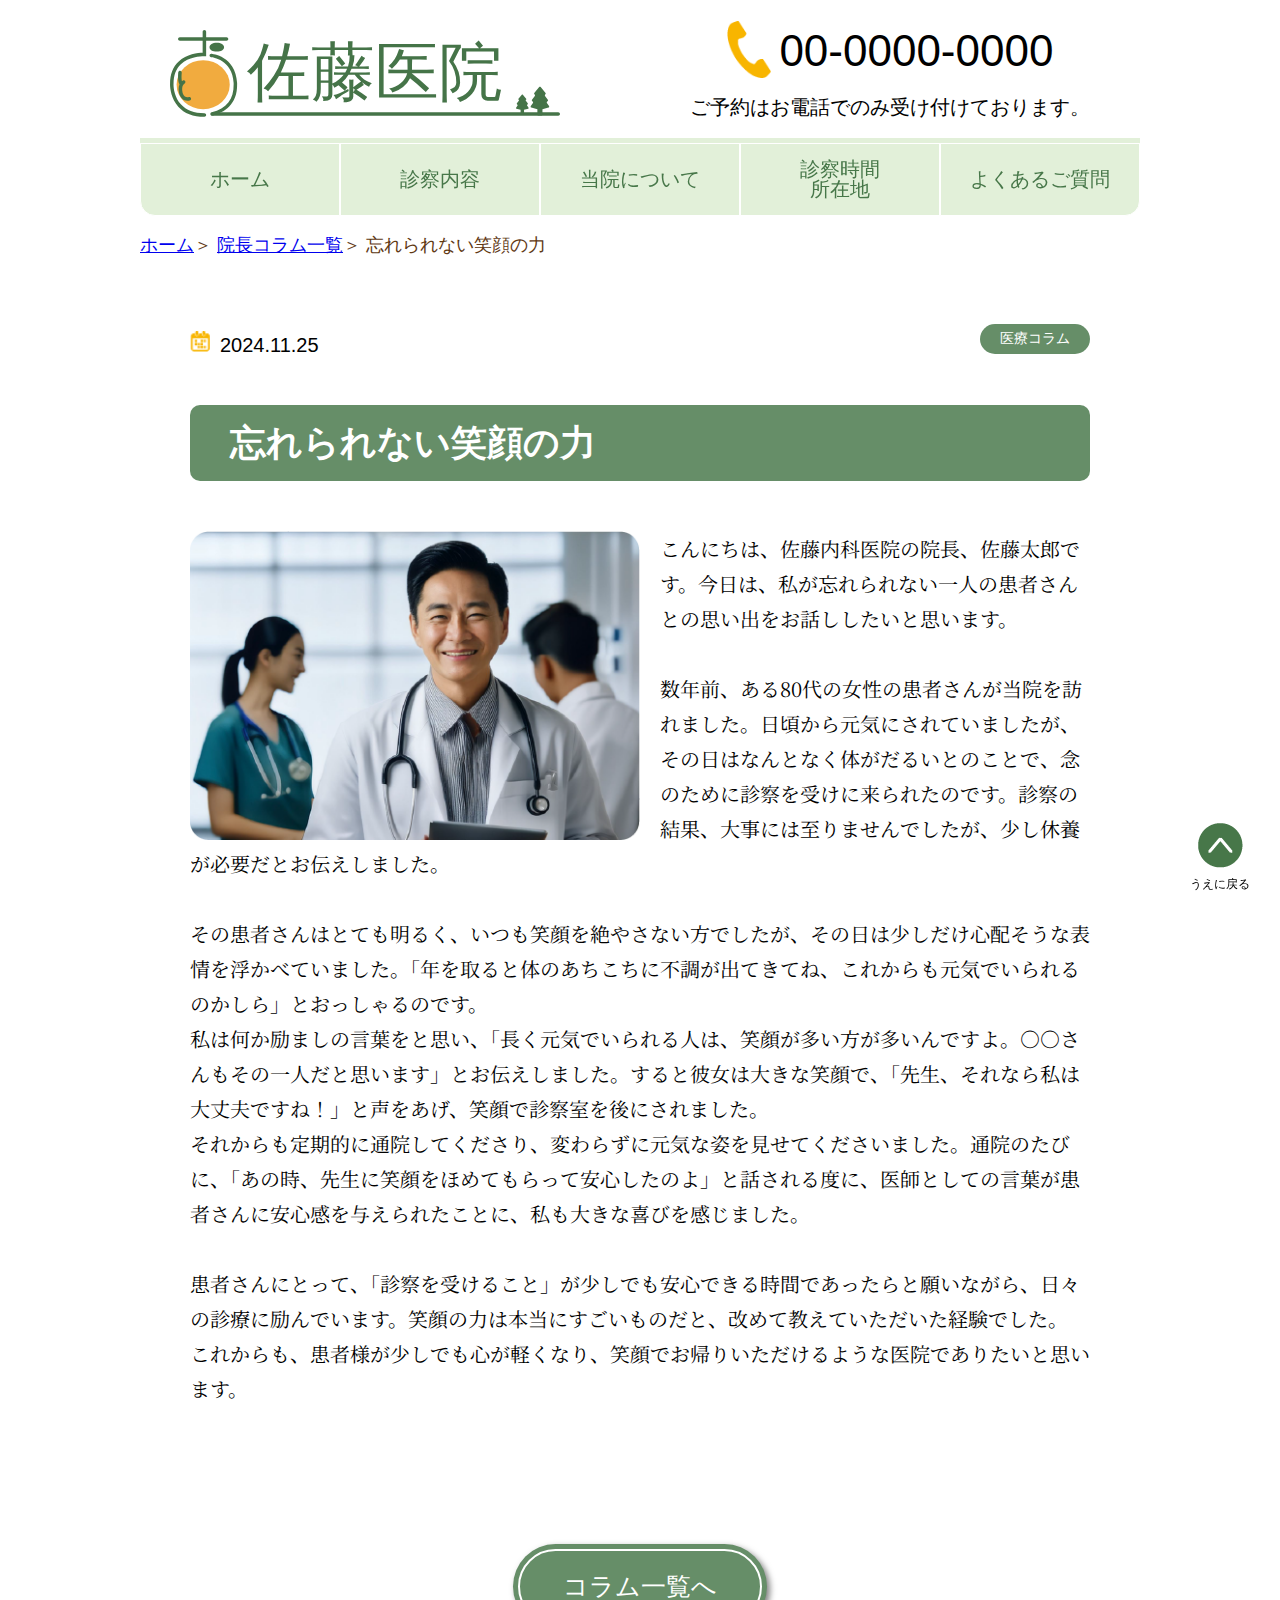
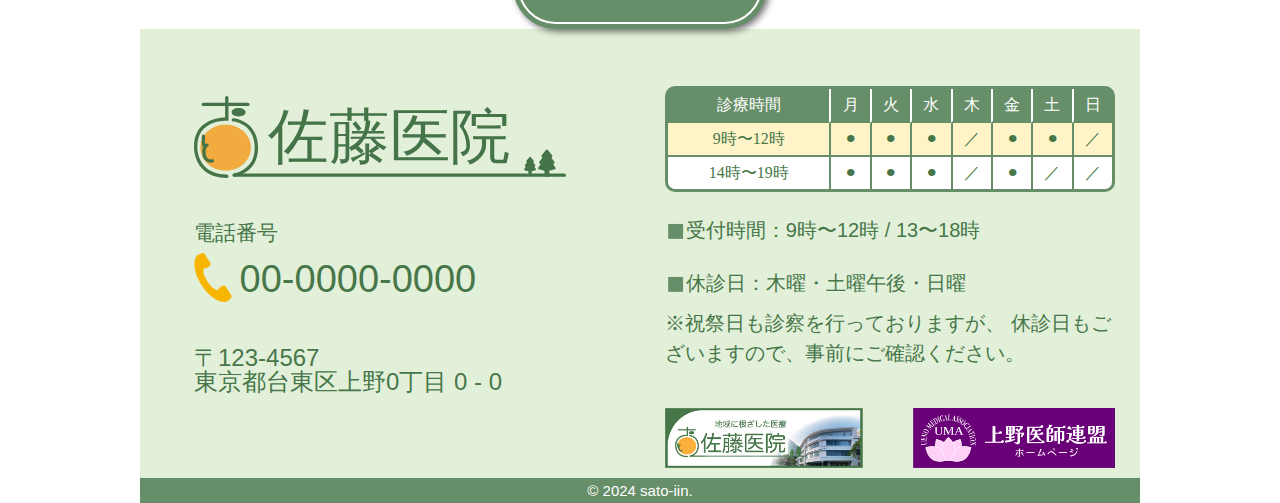
<file: satoclinic/column/article1.html>
<!DOCTYPE html>
<html lang="ja" dir="ltr">
  <head>
    <meta charset="UTF-8" />
    <meta name="viewport" content="width=device-width, initial-scale=1.0" />
    <meta name="description" content="佐藤医院ホームページ・院長コラムトップ" />
    <link rel="stylesheet" href="../css/reset.css" type="text/css" />
    <link rel="stylesheet" href="../css/common.css" type="text/css" />
    <link rel="stylesheet" href="../css/columnarticle.css" type="text/css" />
    <link rel="preconnect" href="https://fonts.googleapis.com" />
    <link rel="preconnect" href="https://fonts.gstatic.com" crossorigin />
    <link
      href="https://fonts.googleapis.com/css2?family=Noto+Sans+JP:wght@100..900&family=Noto+Serif+JP:wght@200..900&family=Reggae+One&family=RocknRoll+One&display=swap"
      rel="stylesheet"
    />
    <link rel="icon" href="../images/favicon.ico" />
    <title>佐藤医院のホームページ</title>
  </head>
  <body>
    <div class="container">
      <!-- ヘッダーの一番上 -->
      <header id="top" class="header">
        <div class="headertop">
          <a href="../index.html"
            ><h1 class="headertopleft">
              <img src="../images/logo.svg" alt="佐藤医院ロゴ" /></h1
          ></a>
          <div class="headertopright">
            <div class="pcnumber num">00-0000-0000</div>
            <div class="headerword">
              ご予約はお電話でのみ<br class="sp" />受け付けております。
            </div>
          </div>
        </div>
      </header>

      <!-- ↓↓↓以下、ナビボタン追従領域↓↓↓ -->

      <!-- トップナビボタン -->

      <nav class="navbtn pc">
        <span class="pc"
          ><a class="btnleft" href="../index.html">ホーム</a></span
        >
        <a class="navA" href="../content/index.html"
          >診察内容<span class="arrow"></span
        ></a>
        <a class="navB" href="#">当院について<span class="arrow"></span></a>
        <a class="navC" href="../detail/index.html"
          >診察時間 <br />所在地<span class="arrow"></span
        ></a>
        <a class="btnright" href="../question/index.html"
          >よくあるご質問<span class="arrow"></span
        ></a>
      </nav>

      <div class="linerlink">
        <a href="../index.html">ホーム</a>＞
        <a href="index.html">院長コラム一覧</a>＞ 忘れられない笑顔の力
      </div>
      <div class="article">
        <div class="contenttop">
          <div class="date">2024.11.25</div>
          <div class="tag">医療コラム</div>
        </div>
        <div class="articletitle">
          <h3>忘れられない笑顔の力</h3>
        </div>

        <div class="content">
          <img src="../images/articleimg1.png" alt="笑顔の男性" />
          <p class="content-text">
            こんにちは、佐藤内科医院の院長、佐藤太郎です。今日は、私が忘れられない一人の患者さんとの思い出をお話ししたいと思います。<br /><br />
            数年前、ある80代の女性の患者さんが当院を訪れました。日頃から元気にされていましたが、その日はなんとなく体がだるいとのことで、念のために診察を受けに来られたのです。診察の結果、大事には至りませんでしたが、少し休養が必要だとお伝えしました。<br /><br />
            その患者さんはとても明るく、いつも笑顔を絶やさない方でしたが、その日は少しだけ心配そうな表情を浮かべていました。「年を取ると体のあちこちに不調が出てきてね、これからも元気でいられるのかしら」とおっしゃるのです。<br />
            私は何か励ましの言葉をと思い、「長く元気でいられる人は、笑顔が多い方が多いんですよ。○○さんもその一人だと思います」とお伝えしました。すると彼女は大きな笑顔で、「先生、それなら私は大丈夫ですね！」と声をあげ、笑顔で診察室を後にされました。<br />
            それからも定期的に通院してくださり、変わらずに元気な姿を見せてくださいました。通院のたびに、「あの時、先生に笑顔をほめてもらって安心したのよ」と話される度に、医師としての言葉が患者さんに安心感を与えられたことに、私も大きな喜びを感じました。<br /><br />
            患者さんにとって、「診察を受けること」が少しでも安心できる時間であったらと願いながら、日々の診療に励んでいます。笑顔の力は本当にすごいものだと、改めて教えていただいた経験でした。
            これからも、患者様が少しでも心が軽くなり、笑顔でお帰りいただけるような医院でありたいと思います。
          </p>
        </div>
      </div>

      <div class="btncenter">
        <a class="btn" href="../column/index.html">コラム一覧へ</a>
      </div>

      <!-- 上にもどるボタン -->
      <div class="upbtn pc">
        <a href="#">
          <img src="../images/icon6.png" alt="緑のまるアイコン" />
          <div class="upword">うえに戻る</div>
        </a>
      </div>
      <!-- フッター -->
      <footer class="footer">
        <div class="pc">
          <div class="pcfooterflex">
            <div class="footerleft">
              <div class="logo">
                <img src="../images/logo.svg" alt="佐藤医院ロゴ" />
              </div>
              <div class="tellword">電話番号</div>
              <div class="pcnumber2 num">00-0000-0000</div>
              <div class="adress">
                〒123-4567 <br />東京都台東区上野0丁目 0 - 0
              </div>
            </div>
            <div class="footerright">
              <div class="calender fcmargin">
                <div class="griditem s cgi1">診療時間</div>
                <div class="griditem s cgi1 boderw">月</div>
                <div class="griditem s cgi1 boderw">火</div>
                <div class="griditem s cgi1 boderw">水</div>
                <div class="griditem s cgi1 boderw">木</div>
                <div class="griditem s cgi1 boderw">金</div>
                <div class="griditem s cgi1 boderw">土</div>
                <div class="griditem s cgi1 boderw">日</div>
                <div class="griditem s cgi2">9時〜12時</div>
                <div class="griditem s cgi2 borderg">⚫︎</div>
                <div class="griditem s cgi2 borderg">⚫︎</div>
                <div class="griditem s cgi2 borderg">⚫︎</div>
                <div class="griditem s cgi2 borderg">／</div>
                <div class="griditem s cgi2 borderg">⚫︎</div>
                <div class="griditem s cgi2 borderg">⚫︎</div>
                <div class="griditem s cgi2 borderg">／</div>
                <div class="griditem s cgi3">14時〜19時</div>
                <div class="griditem s cgi3 borderg">⚫︎</div>
                <div class="griditem s cgi3 borderg">⚫︎</div>
                <div class="griditem s cgi3 borderg">⚫︎</div>
                <div class="griditem s cgi3 borderg">／</div>
                <div class="griditem s cgi3 borderg">⚫︎</div>
                <div class="griditem s cgi3 borderg">／</div>
                <div class="griditem s cgi3 borderg">／</div>
              </div>
              <div class="accesstimeword1 dot atwm">
                受付時間：9時〜12時 / 13〜18時
              </div>
              <div class="accesstimeword1 dot atwm">
                休診日：木曜・土曜午後・日曜
              </div>
              <div class="accesstimeword2 atwm">
                ※祝祭日も診察を行っておりますが、
                休診日もございますので、事前にご確認ください。
              </div>
              <div class="banner">
                <div class="banneritem">
                  <a href="#"
                    ><img src="../images/banner1.png" alt="佐藤医院バナー"
                  /></a>
                </div>
                <div class="banneritem">
                  <a href="#"
                    ><img src="../images/banner2.png" alt="上野医師会バナー"
                  /></a>
                </div>
              </div>
            </div>
          </div>
        </div>

        <div class="spfooter sp">
          <div class="upbtn">
            <a href="#">
              <img src="../images/icon6.png" alt="緑のまるアイコン" />
              <div class="upword">うえに戻る</div>
            </a>
          </div>
          <div class="flogo">
            <img src="../images/logo.svg" alt="佐藤医院ロゴ" />
          </div>
          <div class="spfooterflex">
            <div class="spfooterleft">
              <a class="spflitem" href="../content/index.html">診察内容</a>
              <a class="spflitem" href="../detail/index.html"
                >診察時間・所在地</a
              >
              <a class="spflitem" href="">お知らせ</a>
            </div>
            <div class="spfooterright">
              <a class="spfritem" href="#">当院について</a>
              <a class="spfritem" href="../question/index.html"
                >よくあるご質問</a
              >
              <a class="spfritem" href="">院長コラム</a>
            </div>
          </div>
          <div class="banner">
            <div class="banneritem">
              <a href="../index.html"
                ><img src="../images/banner1.png" alt="佐藤医院バナー"
              /></a>
            </div>
            <div class="banneritem">
              <a href="#"
                ><img src="../images/banner2.png" alt="上野医師会バナー"
              /></a>
            </div>
          </div>
        </div>
        <div class="cr">© 2024 sato-iin.</div>
      </footer>
      <div class="positionfixd sp">
        <div class="positionfixd1">
          <a class="spfleft" href="../detail/index.html#place">アクセス</a>
          <a class="spfcenter" href="../index.html">ホーム</a>
          <a class="spfright" href="">お電話</a>
        </div>
      </div>
    </div>
  </body>
</html>
</file>
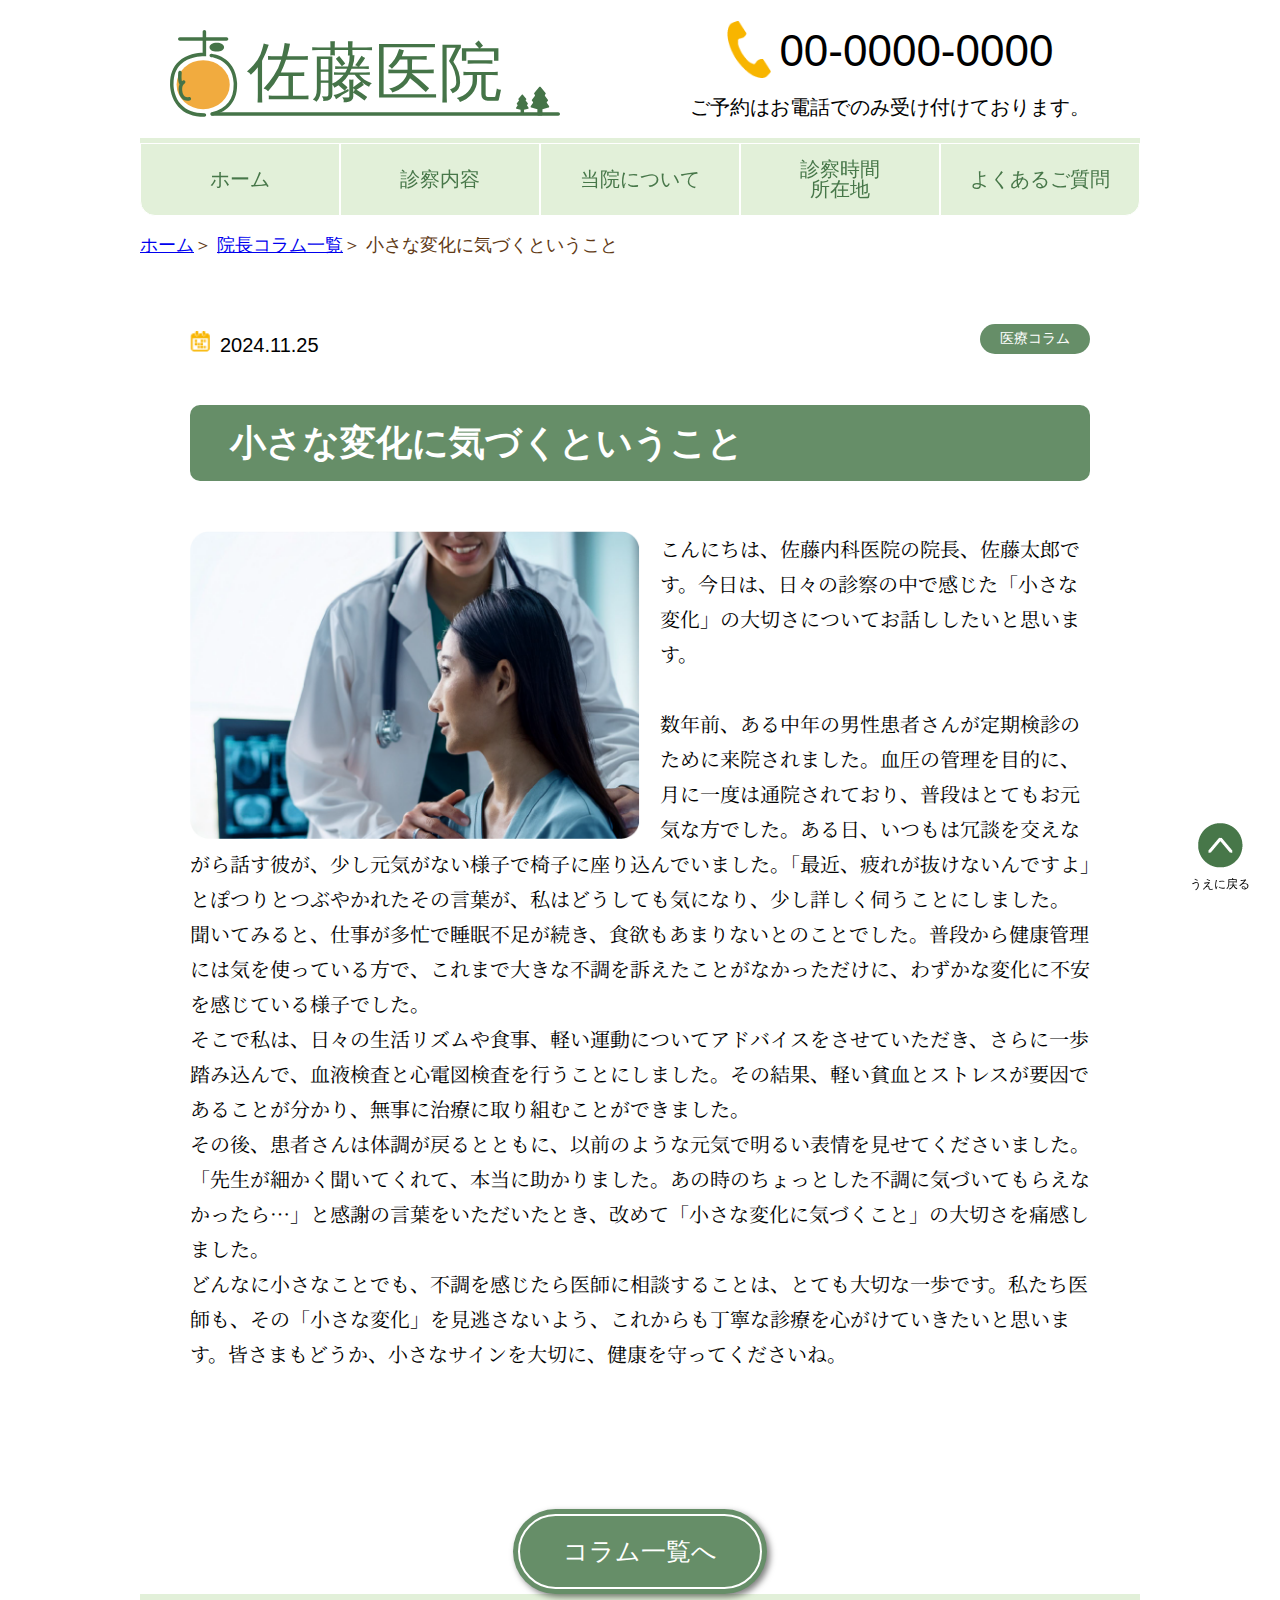
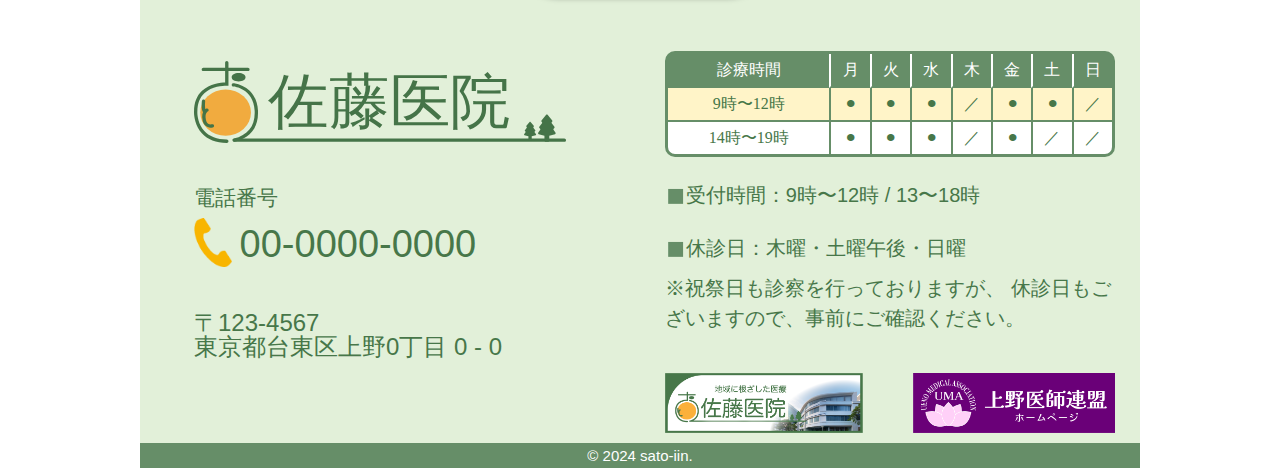
<file: satoclinic/column/article2.html>
<!DOCTYPE html>
<html lang="ja" dir="ltr">
  <head>
    <meta charset="UTF-8" />
    <meta name="viewport" content="width=device-width, initial-scale=1.0" />
    <meta
      name="description"
      content="佐藤医院ホームページ・院長コラム/小さな変化に気づくということ"
    />
    <link rel="stylesheet" href="../css/reset.css" type="text/css" />
    <link rel="stylesheet" href="../css/common.css" type="text/css" />
    <link rel="stylesheet" href="../css/columnarticle.css" type="text/css" />
    <link rel="preconnect" href="https://fonts.googleapis.com" />
    <link rel="preconnect" href="https://fonts.gstatic.com" crossorigin />
    <link
      href="https://fonts.googleapis.com/css2?family=Noto+Sans+JP:wght@100..900&family=Noto+Serif+JP:wght@200..900&family=Reggae+One&family=RocknRoll+One&family=Zen+Maru+Gothic&display=swap"
      rel="stylesheet"
    />
    <link rel="icon" href="../images/favicon.ico" />
    <title>佐藤医院のホームページ</title>
  </head>
  <body>
    <div class="container">
      <!-- ヘッダーの一番上 -->
      <header id="top" class="header">
        <div class="headertop">
          <a href="../index.html"
            ><h1 class="headertopleft">
              <img src="../images/logo.svg" alt="佐藤医院ロゴ" /></h1
          ></a>
          <div class="headertopright">
            <div class="pcnumber num">00-0000-0000</div>
            <div class="headerword">
              ご予約はお電話でのみ<br class="sp" />受け付けております。
            </div>
          </div>
        </div>
      </header>

      <!-- ↓↓↓以下、ナビボタン追従領域↓↓↓ -->

      <!-- トップナビボタン -->

      <nav class="navbtn pc">
        <span class="pc"
          ><a class="btnleft" href="../index.html">ホーム</a></span
        >
        <a class="navA" href="../content/index.html"
          >診察内容<span class="arrow"></span
        ></a>
        <a class="navB" href="#">当院について<span class="arrow"></span></a>
        <a class="navC" href="../detail/index.html"
          >診察時間 <br />所在地<span class="arrow"></span
        ></a>
        <a class="btnright" href="../question/index.html"
          >よくあるご質問<span class="arrow"></span
        ></a>
      </nav>

      <div class="linerlink">
        <a href="../index.html">ホーム</a>＞
        <a href="index.html">院長コラム一覧</a>＞ 小さな変化に気づくということ
      </div>
      <div class="article">
        <div class="contenttop">
          <div class="date">2024.11.25</div>
          <div class="tag">医療コラム</div>
        </div>
        <div class="articletitle">
          <h3>小さな変化に気づくということ</h3>
        </div>

        <div class="content">
          <img src="../images/articleimg2.png" alt="診察を受けている女性" />
          <p class="content-text">
            こんにちは、佐藤内科医院の院長、佐藤太郎です。今日は、日々の診察の中で感じた「小さな変化」の大切さについてお話ししたいと思います。<br /><br />
            数年前、ある中年の男性患者さんが定期検診のために来院されました。血圧の管理を目的に、月に一度は通院されており、普段はとてもお元気な方でした。ある日、いつもは冗談を交えながら話す彼が、少し元気がない様子で椅子に座り込んでいました。「最近、疲れが抜けないんですよ」とぽつりとつぶやかれたその言葉が、私はどうしても気になり、少し詳しく伺うことにしました。<br />
            聞いてみると、仕事が多忙で睡眠不足が続き、食欲もあまりないとのことでした。普段から健康管理には気を使っている方で、これまで大きな不調を訴えたことがなかっただけに、わずかな変化に不安を感じている様子でした。<br />
            そこで私は、日々の生活リズムや食事、軽い運動についてアドバイスをさせていただき、さらに一歩踏み込んで、血液検査と心電図検査を行うことにしました。その結果、軽い貧血とストレスが要因であることが分かり、無事に治療に取り組むことができました。<br />
            その後、患者さんは体調が戻るとともに、以前のような元気で明るい表情を見せてくださいました。「先生が細かく聞いてくれて、本当に助かりました。あの時のちょっとした不調に気づいてもらえなかったら…」と感謝の言葉をいただいたとき、改めて「小さな変化に気づくこと」の大切さを痛感しました。<br />
            どんなに小さなことでも、不調を感じたら医師に相談することは、とても大切な一歩です。私たち医師も、その「小さな変化」を見逃さないよう、これからも丁寧な診療を心がけていきたいと思います。皆さまもどうか、小さなサインを大切に、健康を守ってくださいね。
          </p>
        </div>
      </div>
      <div class="btncenter">
        <a class="btn" href="../column/index.html">コラム一覧へ</a>
      </div>

      <!-- 上にもどるボタン -->
      <div class="upbtn pc">
        <a href="#">
          <img src="../images/icon6.png" alt="緑のまるアイコン" />
          <div class="upword">うえに戻る</div>
        </a>
      </div>
      <!-- フッター -->
      <footer class="footer">
        <div class="pc">
          <div class="pcfooterflex">
            <div class="footerleft">
              <div class="logo">
                <img src="../images/logo.svg" alt="佐藤医院ロゴ" />
              </div>
              <div class="tellword">電話番号</div>
              <div class="pcnumber2 num">00-0000-0000</div>
              <div class="adress">
                〒123-4567 <br />東京都台東区上野0丁目 0 - 0
              </div>
            </div>
            <div class="footerright">
              <div class="calender fcmargin">
                <div class="griditem s cgi1">診療時間</div>
                <div class="griditem s cgi1 boderw">月</div>
                <div class="griditem s cgi1 boderw">火</div>
                <div class="griditem s cgi1 boderw">水</div>
                <div class="griditem s cgi1 boderw">木</div>
                <div class="griditem s cgi1 boderw">金</div>
                <div class="griditem s cgi1 boderw">土</div>
                <div class="griditem s cgi1 boderw">日</div>
                <div class="griditem s cgi2">9時〜12時</div>
                <div class="griditem s cgi2 borderg">⚫︎</div>
                <div class="griditem s cgi2 borderg">⚫︎</div>
                <div class="griditem s cgi2 borderg">⚫︎</div>
                <div class="griditem s cgi2 borderg">／</div>
                <div class="griditem s cgi2 borderg">⚫︎</div>
                <div class="griditem s cgi2 borderg">⚫︎</div>
                <div class="griditem s cgi2 borderg">／</div>
                <div class="griditem s cgi3">14時〜19時</div>
                <div class="griditem s cgi3 borderg">⚫︎</div>
                <div class="griditem s cgi3 borderg">⚫︎</div>
                <div class="griditem s cgi3 borderg">⚫︎</div>
                <div class="griditem s cgi3 borderg">／</div>
                <div class="griditem s cgi3 borderg">⚫︎</div>
                <div class="griditem s cgi3 borderg">／</div>
                <div class="griditem s cgi3 borderg">／</div>
              </div>
              <div class="accesstimeword1 dot atwm">
                受付時間：9時〜12時 / 13〜18時
              </div>
              <div class="accesstimeword1 dot atwm">
                休診日：木曜・土曜午後・日曜
              </div>
              <div class="accesstimeword2 atwm">
                ※祝祭日も診察を行っておりますが、
                休診日もございますので、事前にご確認ください。
              </div>
              <div class="banner">
                <div class="banneritem">
                  <a href="#"
                    ><img src="../images/banner1.png" alt="佐藤医院バナー"
                  /></a>
                </div>
                <div class="banneritem">
                  <a href="#"
                    ><img src="../images/banner2.png" alt="上野医師会バナー"
                  /></a>
                </div>
              </div>
            </div>
          </div>
        </div>

        <div class="spfooter sp">
          <div class="upbtn">
            <a href="#">
              <img src="../images/icon6.png" alt="緑のまるアイコン" />
              <div class="upword">うえに戻る</div>
            </a>
          </div>
          <div class="flogo">
            <img src="../images/logo.svg" alt="佐藤医院ロゴ" />
          </div>
          <div class="spfooterflex">
            <div class="spfooterleft">
              <a class="spflitem" href="../content/index.html">診察内容</a>
              <a class="spflitem" href="../detail/index.html"
                >診察時間・所在地</a
              >
              <a class="spflitem" href="../news/index.html">お知らせ</a>
            </div>
            <div class="spfooterright">
              <a class="spfritem" href="#">当院について</a>
              <a class="spfritem" href="../question/index.html"
                >よくあるご質問</a
              >
              <a class="spfritem" href="">院長コラム</a>
            </div>
          </div>
          <div class="banner">
            <div class="banneritem">
              <a href="../index.html"
                ><img src="../images/banner1.png" alt="佐藤医院バナー"
              /></a>
            </div>
            <div class="banneritem">
              <a href="#"
                ><img src="../images/banner2.png" alt="上野医師会バナー"
              /></a>
            </div>
          </div>
        </div>
        <div class="cr">© 2024 sato-iin.</div>
      </footer>
      <div class="positionfixd sp">
        <div class="positionfixd1">
          <a class="spfleft" href="../detail/index.html#place">アクセス</a>
          <a class="spfcenter" href="../index.html">ホーム</a>
          <a class="spfright" href="">お電話</a>
        </div>
      </div>
    </div>
  </body>
</html>
</file>
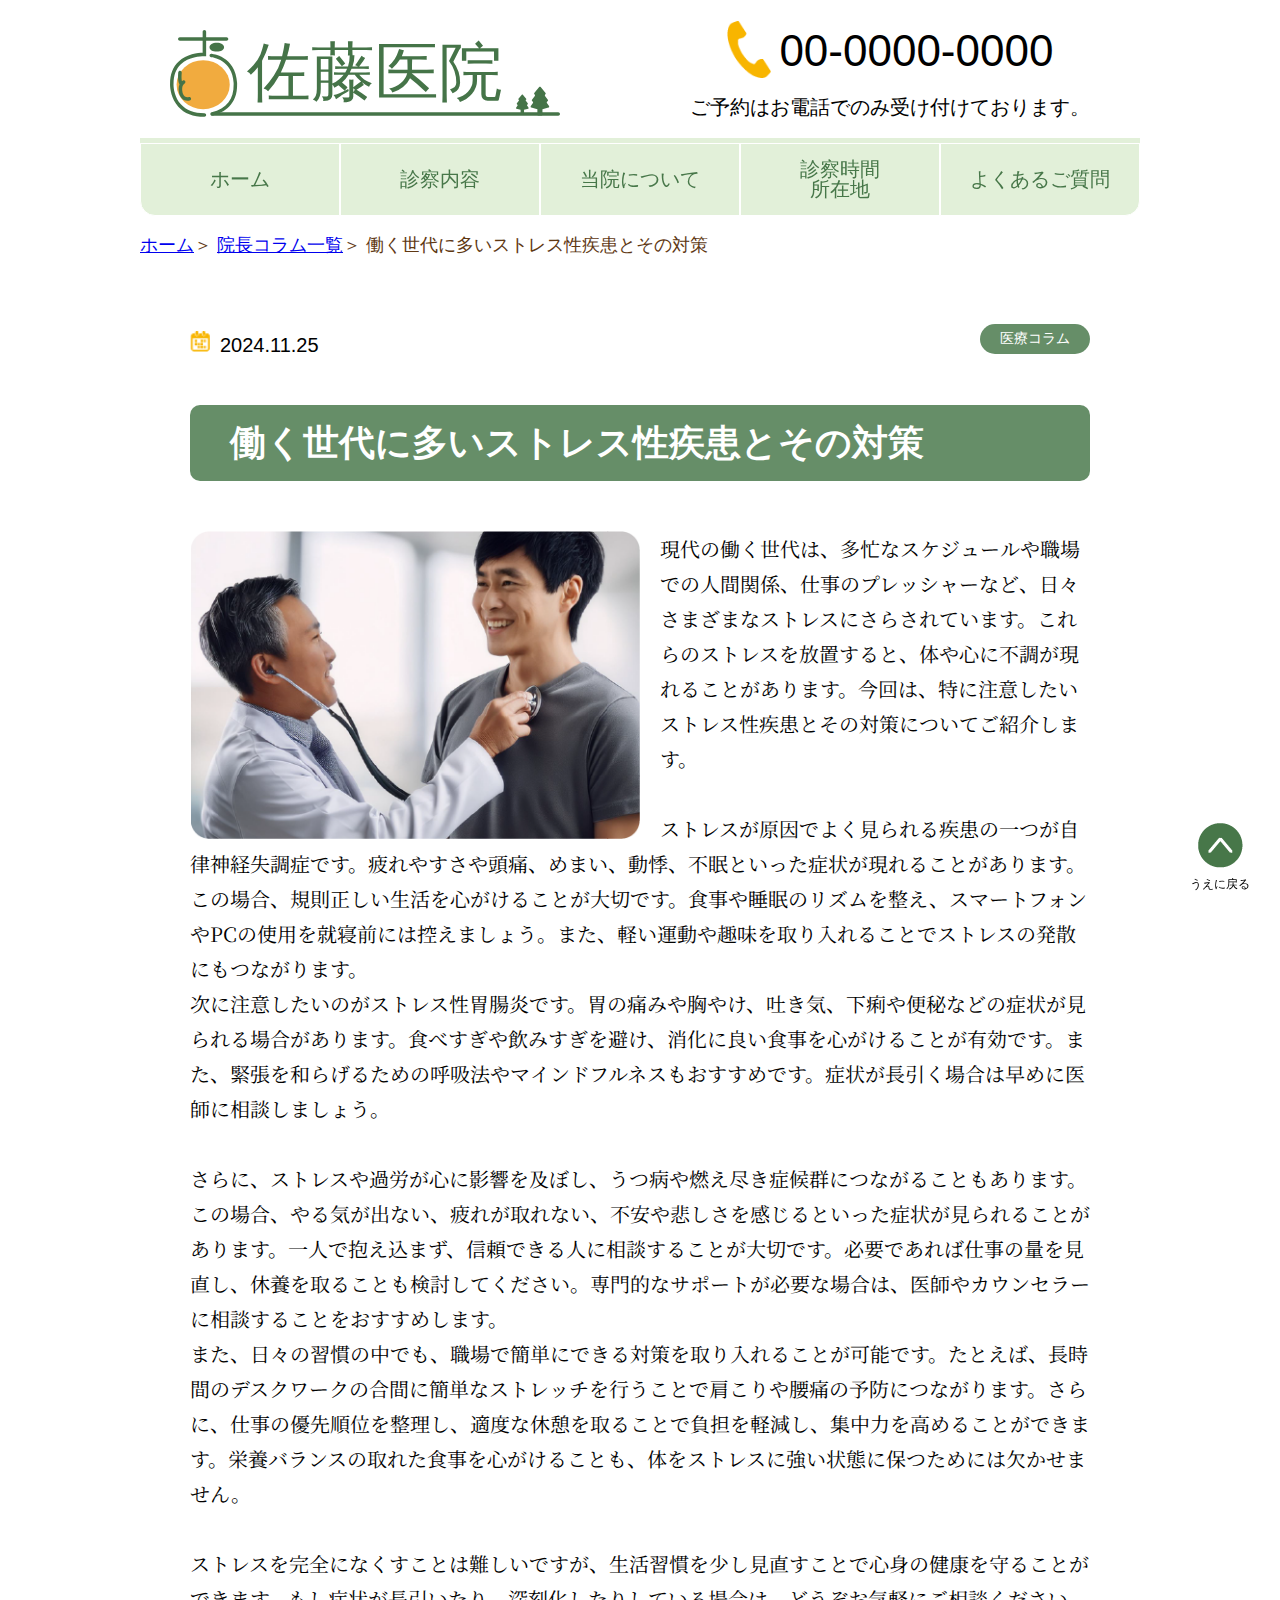
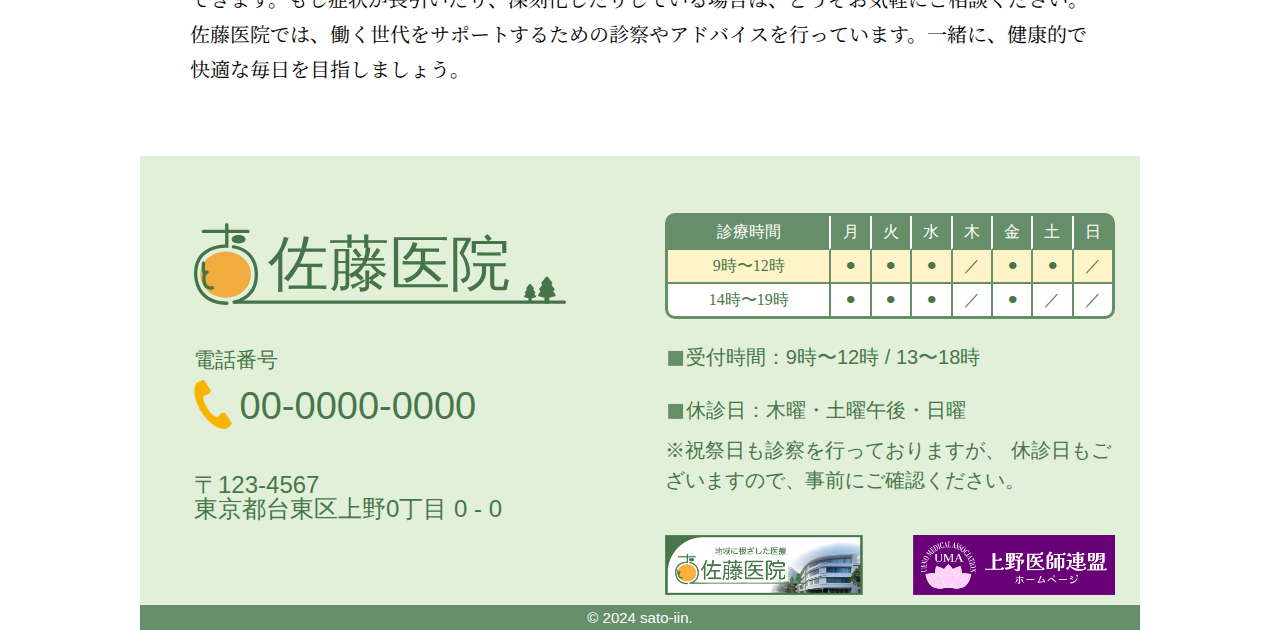
<file: satoclinic/column/article3.html>
<!DOCTYPE html>
<html lang="ja" dir="ltr">
  <head>
    <meta charset="UTF-8" />
    <meta name="viewport" content="width=device-width, initial-scale=1.0" />
    <meta
      name="description"
      content="佐藤医院ホームページ・院長コラム/働く世代に多いストレス性疾患とその対策"
    />
    <link rel="stylesheet" href="../css/reset.css" type="text/css" />
    <link rel="stylesheet" href="../css/common.css" type="text/css" />
    <link rel="stylesheet" href="../css/columnarticle.css" type="text/css" />
    <link rel="preconnect" href="https://fonts.googleapis.com" />
    <link rel="preconnect" href="https://fonts.gstatic.com" crossorigin />
    <link
      href="https://fonts.googleapis.com/css2?family=Noto+Sans+JP:wght@100..900&family=Noto+Serif+JP:wght@200..900&family=Reggae+One&family=RocknRoll+One&display=swap"
      rel="stylesheet"
    />
    <link rel="icon" href="../images/favicon.ico" />
    <title>佐藤医院のホームページ</title>
  </head>
  <body>
    <div class="container">
      <!-- ヘッダーの一番上 -->
      <header id="top" class="header">
        <div class="headertop">
          <a href="../index.html"
            ><h1 class="headertopleft">
              <img src="../images/logo.svg" alt="佐藤医院ロゴ" /></h1
          ></a>
          <div class="headertopright">
            <div class="pcnumber num">00-0000-0000</div>
            <div class="headerword">
              ご予約はお電話でのみ<br class="sp" />受け付けております。
            </div>
          </div>
        </div>
      </header>

      <!-- ↓↓↓以下、ナビボタン追従領域↓↓↓ -->

      <!-- トップナビボタン -->

      <nav class="navbtn pc">
        <span class="pc"
          ><a class="btnleft" href="../index.html">ホーム</a></span
        >
        <a class="navA" href="../content/index.html"
          >診察内容<span class="arrow"></span
        ></a>
        <a class="navB" href="#">当院について<span class="arrow"></span></a>
        <a class="navC" href="../detail/index.html"
          >診察時間 <br />所在地<span class="arrow"></span
        ></a>
        <a class="btnright" href="../question/index.html"
          >よくあるご質問<span class="arrow"></span
        ></a>
      </nav>

      <div class="linerlink">
        <a href="../index.html">ホーム</a>＞
        <a href="index.html">院長コラム一覧</a>＞
        働く世代に多いストレス性疾患とその対策
      </div>
      <div class="article">
        <div class="contenttop">
          <div class="date">2024.11.25</div>
          <div class="tag">医療コラム</div>
        </div>
        <div class="articletitle">
          <h3>働く世代に多いストレス性疾患とその対策</h3>
        </div>

        <div class="content">
          <img src="../images/articleimg3.png" alt="診察を受けている男性" />
          <p class="content-text">
            現代の働く世代は、多忙なスケジュールや職場での人間関係、仕事のプレッシャーなど、日々さまざまなストレスにさらされています。これらのストレスを放置すると、体や心に不調が現れることがあります。今回は、特に注意したいストレス性疾患とその対策についてご紹介します。<br /><br />
            ストレスが原因でよく見られる疾患の一つが自律神経失調症です。疲れやすさや頭痛、めまい、動悸、不眠といった症状が現れることがあります。この場合、規則正しい生活を心がけることが大切です。食事や睡眠のリズムを整え、スマートフォンやPCの使用を就寝前には控えましょう。また、軽い運動や趣味を取り入れることでストレスの発散にもつながります。<br />
            次に注意したいのがストレス性胃腸炎です。胃の痛みや胸やけ、吐き気、下痢や便秘などの症状が見られる場合があります。食べすぎや飲みすぎを避け、消化に良い食事を心がけることが有効です。また、緊張を和らげるための呼吸法やマインドフルネスもおすすめです。症状が長引く場合は早めに医師に相談しましょう。<br /><br />
            さらに、ストレスや過労が心に影響を及ぼし、うつ病や燃え尽き症候群につながることもあります。この場合、やる気が出ない、疲れが取れない、不安や悲しさを感じるといった症状が見られることがあります。一人で抱え込まず、信頼できる人に相談することが大切です。必要であれば仕事の量を見直し、休養を取ることも検討してください。専門的なサポートが必要な場合は、医師やカウンセラーに相談することをおすすめします。<br />
            また、日々の習慣の中でも、職場で簡単にできる対策を取り入れることが可能です。たとえば、長時間のデスクワークの合間に簡単なストレッチを行うことで肩こりや腰痛の予防につながります。さらに、仕事の優先順位を整理し、適度な休憩を取ることで負担を軽減し、集中力を高めることができます。栄養バランスの取れた食事を心がけることも、体をストレスに強い状態に保つためには欠かせません。<br /><br />
            ストレスを完全になくすことは難しいですが、生活習慣を少し見直すことで心身の健康を守ることができます。もし症状が長引いたり、深刻化したりしている場合は、どうぞお気軽にご相談ください。佐藤医院では、働く世代をサポートするための診察やアドバイスを行っています。一緒に、健康的で快適な毎日を目指しましょう。
          </p>
        </div>
      </div>

      <!-- 上にもどるボタン -->
      <div class="upbtn pc">
        <a href="#">
          <img src="../images/icon6.png" alt="緑のまるアイコン" />
          <div class="upword">うえに戻る</div>
        </a>
      </div>
      <!-- フッター -->
      <footer class="footer">
        <div class="pc">
          <div class="pcfooterflex">
            <div class="footerleft">
              <div class="logo">
                <img src="../images/logo.svg" alt="佐藤医院ロゴ" />
              </div>
              <div class="tellword">電話番号</div>
              <div class="pcnumber2 num">00-0000-0000</div>
              <div class="adress">
                〒123-4567 <br />東京都台東区上野0丁目 0 - 0
              </div>
            </div>
            <div class="footerright">
              <div class="calender fcmargin">
                <div class="griditem s cgi1">診療時間</div>
                <div class="griditem s cgi1 boderw">月</div>
                <div class="griditem s cgi1 boderw">火</div>
                <div class="griditem s cgi1 boderw">水</div>
                <div class="griditem s cgi1 boderw">木</div>
                <div class="griditem s cgi1 boderw">金</div>
                <div class="griditem s cgi1 boderw">土</div>
                <div class="griditem s cgi1 boderw">日</div>
                <div class="griditem s cgi2">9時〜12時</div>
                <div class="griditem s cgi2 borderg">⚫︎</div>
                <div class="griditem s cgi2 borderg">⚫︎</div>
                <div class="griditem s cgi2 borderg">⚫︎</div>
                <div class="griditem s cgi2 borderg">／</div>
                <div class="griditem s cgi2 borderg">⚫︎</div>
                <div class="griditem s cgi2 borderg">⚫︎</div>
                <div class="griditem s cgi2 borderg">／</div>
                <div class="griditem s cgi3">14時〜19時</div>
                <div class="griditem s cgi3 borderg">⚫︎</div>
                <div class="griditem s cgi3 borderg">⚫︎</div>
                <div class="griditem s cgi3 borderg">⚫︎</div>
                <div class="griditem s cgi3 borderg">／</div>
                <div class="griditem s cgi3 borderg">⚫︎</div>
                <div class="griditem s cgi3 borderg">／</div>
                <div class="griditem s cgi3 borderg">／</div>
              </div>
              <div class="accesstimeword1 dot atwm">
                受付時間：9時〜12時 / 13〜18時
              </div>
              <div class="accesstimeword1 dot atwm">
                休診日：木曜・土曜午後・日曜
              </div>
              <div class="accesstimeword2 atwm">
                ※祝祭日も診察を行っておりますが、
                休診日もございますので、事前にご確認ください。
              </div>
              <div class="banner">
                <div class="banneritem">
                  <a href="#"
                    ><img src="../images/banner1.png" alt="佐藤医院バナー"
                  /></a>
                </div>
                <div class="banneritem">
                  <a href="#"
                    ><img src="../images/banner2.png" alt="上野医師会バナー"
                  /></a>
                </div>
              </div>
            </div>
          </div>
        </div>

        <div class="spfooter sp">
          <div class="upbtn">
            <a href="#">
              <img src="../images/icon6.png" alt="緑のまるアイコン" />
              <div class="upword">うえに戻る</div>
            </a>
          </div>
          <div class="flogo">
            <img src="../images/logo.svg" alt="佐藤医院ロゴ" />
          </div>
          <div class="spfooterflex">
            <div class="spfooterleft">
              <a class="spflitem" href="../content/index.html">診察内容</a>
              <a class="spflitem" href="../detail/index.html"
                >診察時間・所在地</a
              >
              <a class="spflitem" href="">お知らせ</a>
            </div>
            <div class="spfooterright">
              <a class="spfritem" href="#">当院について</a>
              <a class="spfritem" href="../question/index.html"
                >よくあるご質問</a
              >
              <a class="spfritem" href="">院長コラム</a>
            </div>
          </div>
          <div class="banner">
            <div class="banneritem">
              <a href="../index.html"
                ><img src="../images/banner1.png" alt="佐藤医院バナー"
              /></a>
            </div>
            <div class="banneritem">
              <a href="#"
                ><img src="../images/banner2.png" alt="上野医師会バナー"
              /></a>
            </div>
          </div>
        </div>
        <div class="cr">© 2024 sato-iin.</div>
      </footer>
      <div class="positionfixd sp">
        <div class="positionfixd1">
          <a class="spfleft" href="../detail/index.html#place">アクセス</a>
          <a class="spfcenter" href="../index.html">ホーム</a>
          <a class="spfright" href="">お電話</a>
        </div>
      </div>
    </div>
  </body>
</html>
</file>
<file: satoclinic/css/common.css>
@charset "UTF-8";
* {
  box-sizing: border-box;
  scroll-padding-top: 250px;
}
@media screen and (max-width: 870px) {
  * {
    scroll-padding-top: 120px;
  }
}
html {
  font-size: 10px;
  scroll-behavior: smooth;
}
body {
  font-family: "Hiragino Kaku Gothic ProN" 、 "ヒラギノ角ゴ ProN" 、
    "Hiragino Kaku Gothic Pro" 、 "ヒラギノ角ゴ Pro";
}
.container {
  max-width: 1000px;
  margin: 0 auto;
}

/* ヘッダー */
.header {
  max-width: 1000px;
  position: sticky;
  top: 0;
  left: 0;
  z-index: 12;
  background-color: #fff;
  border-bottom: 5px solid #e2f0d9;
}
/* ヘッダーの一番上 */
.headertop {
  max-width: 100%;
  display: grid;
  grid-template-columns: repeat(2, 1fr);
}
/* ヘッダー左部分 */
.headertopleft {
  max-width: 100%;
  padding: 30px 50px 20px 30px;
}
.headertopleft img {
  width: 100%;
}

.headertopleft img {
  display: flex;
  align-items: center;
  max-width: 390px;
  min-width: 194px;
}
/* ヘッダー右部分 */
.headertopright {
  max-width: 100%;
  margin: 30 auto;
  display: flex;
  flex-direction: column;
  justify-content: center;
  align-items: center;
}
.pcnumber {
  max-width: 100%;
  font-size: 4.4rem;
  display: flex;
  align-items: center;
  justify-content: center;
}
.num::before {
  content: "";
  background-image: url(../images/icon1.png);
  background-size: contain;
  display: inline-block;
  width: 1em;
  height: 1.4em;
  background-repeat: no-repeat;
  margin-right: 0.2em;
}
@media screen and (max-width: 680px) {
  .pcnumber {
    max-width: 100%;
    font-size: 1.9rem;
  }
}
/* お電話でのみ受け付けております */
.headerword {
  margin-top: 15px;
  max-width: 100%;
  font-size: 2rem;
}
@media screen and (max-width: 680px) {
  .headerword {
    margin-top: 10px;
    max-width: 100%;
    font-size: 1.3rem;
    color: #4d4e4d;
  }
}

/* ↓ナビボタン、PC版のみ横一列固定表示 */
.navbtn {
  max-width: 90%;
  display: grid;
  grid-template-columns: repeat(5, 1fr);
  margin: 0 auto;
  position: sticky;
  top: 125px;
  left: 0;
  text-align: center;
  align-items: center;
  z-index: 11;
}
@media screen and (max-width: 900px) {
  .navbtn {
    top: 16%;
  }
}
@media screen and (max-width: 830px) {
  .navbtn {
    top: 14%;
  }
}
/* ↓ナビボタン　spはpc版のaタグを利用し２列で折り返して表示 */
@media screen and (max-width: 680px) {
  .navbtn {
    max-width: 100%;
    grid-template-columns: repeat(2, 1fr);
    /* grid-template-rows: 100px 100px; */
    position: static;
  }
}
.navbtn a {
  display: flex;
  justify-content: center;
  align-items: center;
  background-color: #e2f0d9;
  height: 73px;
  text-decoration: none;
  font-size: 2rem;
  color: #477749;
  border: 1px solid #fff;
  font-family: "ヒラギノ丸ゴ Pro W4", "ヒラギノ丸ゴ Pro",
    "Hiragino Maru Gothic Pro", "ヒラギノ角ゴ Pro W3",
    "Hiragino Kaku Gothic Pro", "HG丸ｺﾞｼｯｸM-PRO", "HGMaruGothicMPRO";
}
.navbtn a:hover {
  background-color: #477749;
  color: #fff;
}

/* ナビボタン両端の角を丸くする */
.btnleft {
  border-bottom-left-radius: 15px;
}
.btnright {
  border-bottom-right-radius: 15px;
}

/* sp版ナビボタン装飾 */
@media screen and (max-width: 680px) {
  .navbtn a {
    justify-content: left;
    padding-left: 10px;
    background-color: transparent;
    color: #603813;
    font-size: 1.8rem;
    height: 100px;
  }
  .navA {
    background-image: linear-gradient(
        to right,
        rgba(255, 255, 255, 1),
        rgba(255, 255, 255, 0)
      ),
      url(../images/sptopimg3.png);
    height: 100vh;
    background-size: cover;
    background-repeat: no-repeat;
  }
  .navB {
    background-image: linear-gradient(
        to right,
        rgba(255, 255, 255, 1),
        rgba(0, 0, 0, 0)
      ),
      url(../images/sptopimg4.png);
    height: 100vh;
    background-size: cover;
    background-repeat: no-repeat;
  }
  .navC {
    background-image: linear-gradient(
        to right,
        rgba(255, 255, 255, 1),
        rgba(0, 0, 0, 0)
      ),
      url(../images/sptopimg5.png);
    height: 100vh;
    background-size: cover;
    background-repeat: no-repeat;
  }
  .btnright {
    background-image: linear-gradient(
        to right,
        rgba(255, 255, 255, 1),
        rgba(0, 0, 0, 0)
      ),
      url(../images/sptopimg6.png);
    height: 100vh;
    background-size: cover;
    background-repeat: no-repeat;
    border-radius: 0;
  }
  .arrow {
    position: relative;
    width: 50px;
  }
  .arrow::before,
  .arrow::after {
    content: "";
    position: absolute;
    top: calc(50%-2px);
    right: 0;
    width: 35px;
    height: 4px;
    background-color: #477749;
    border-radius: 9999px;
    transform-origin: calc(100% - 2px) 50%;
  }
  .arrow::before {
    transform: rotate(45deg);
  }
  .arrow::after {
    transform: rotate(-45deg);
  }
}

/* ↓各項目のタイトル、全ページ共通 */
.title {
  max-width: 100%;
  display: flex;
  margin-top: 70px;
  border-bottom: 5px solid #668e68;
}
@media screen and (max-width: 680px) {
  .title {
    justify-content: center;
  }
}
.titleword {
  max-width: 100%;
  color: #f8b500;
  font-size: 3.2rem;
  margin-left: 27px;
  font-family: "ヒラギノ丸ゴ Pro W4", "ヒラギノ丸ゴ Pro",
    "Hiragino Maru Gothic Pro", "ヒラギノ角ゴ Pro W3",
    "Hiragino Kaku Gothic Pro", "HG丸ｺﾞｼｯｸM-PRO", "HGMaruGothicMPRO";
}
.titleicon {
  max-width: 100%;
  margin-left: 5px;
}
/* ここまで共通 */

/* 時間の前のカレンダーアイコン */
.time::before {
  content: "";
  background-image: url(../images/icon3.png);
  background-size: contain;
  display: inline-block;
  width: 1em;
  height: 1.4em;
  background-repeat: no-repeat;
  margin-right: 0.5em;
  position: relative;
  top: 7px;
}

/* ↓横並びボックス形式の共通指定 */
.box {
  /* display: flex; */
  display: grid;
  grid-template-columns: 1fr 1fr 1fr;
  column-gap: 20px;
  row-gap: 20px;
  width: 100%;
}
@media screen and (max-width: 680px) {
  .box {
    grid-template-columns: 1fr;
  }
}
/* ここまで */

/* ボックス形式のタイトル（茶色文字、白マーカー）の指定 */
.boxtitle {
  max-width: 100%;
  font-size: 2rem;
  color: #603813;
  height: 58px;
  line-height: 130%;
  font-family: "ヒラギノ丸ゴ Pro W4", "ヒラギノ丸ゴ Pro",
    "Hiragino Maru Gothic Pro", "ヒラギノ角ゴ Pro W3",
    "Hiragino Kaku Gothic Pro", "HG丸ｺﾞｼｯｸM-PRO", "HGMaruGothicMPRO";
}
.marker {
  background: linear-gradient(transparent 50%, #fff 50%);
}

/* ↓緑の丸のページリンクボタンの共通指定 */
.btncenter {
  text-align: center;
}
.btn {
  display: inline-block;
  font-size: 25px;
/*   max-width: 30%; */
  background-color: #668e68;
  border-radius: 50px;
  margin-top: 68px;
  margin-left: auto;
  margin-right: auto;
  text-align: center;
  text-decoration: none;
  color: #fff;
  font-family: "ヒラギノ丸ゴ Pro W4", "ヒラギノ丸ゴ Pro",
    "Hiragino Maru Gothic Pro", "ヒラギノ角ゴ Pro W3",
    "Hiragino Kaku Gothic Pro", "HG丸ｺﾞｼｯｸM-PRO", "HGMaruGothicMPRO";
  padding: 30px 50px;
  outline: 2px solid #fff;
  outline-offset: -7px;
  position: relative;
  box-shadow: 3px 3px 6px rgba(0, 0, 0, 0.5);
}
.btn:hover {
  background: #fff;
  color: #668e68;
  outline: 2px solid #668e68;
  transition: 0.3s;
}

@media screen and (max-width: 680px) {
  .btn {
    max-width: 85%;
    font-size: 1.8rem;
    padding: 25px 40px;
  }
}

/* ↓カレンダー共通指定 */
.calender {
  max-width: 90%;
  display: grid;
  grid-template-columns: 2fr 0.5fr 0.5fr 0.5fr 0.5fr 0.5fr 0.5fr 0.5fr;
  margin: 100px auto 0;
  border-radius: 10px;
  border: 3px solid #668e68;
  background-color: #fff;
  /* padding: 5px; */
}
.griditem {
  display: flex;
  justify-content: center;
  align-items: center;
  font-size: 4rem;
  line-height: 200%;
  font-family: "ヒラギノ丸ゴ Pro W4", "ヒラギノ丸ゴ Pro",
    "Hiragino Maru Gothic Pro", "ヒラギノ角ゴ Pro W3",
    "Hiragino Kaku Gothic Pro", "HG丸ｺﾞｼｯｸM-PRO", "HGMaruGothicMPRO";
  /* text-align: center; */
}
@media screen and (max-width: 770px) {
  .griditem {
    font-size: 3.2rem;
  }
}
.cgi1 {
  background-color: #668e68;
  color: #fff;
  border-bottom: 2px solid #668e68;
}
.cgi2 {
  background-color: #fff4c8;
  color: #477749;
  border-bottom: 2px solid #668e68;
}
.cgi3 {
  color: #477749;
}
.boderw {
  border-left: 2px solid #fff;
}
.borderg {
  border-left: 2px solid #668e68;
  font-size: 5rem;
}
@media screen and (max-width: 680px) {
  .griditem {
    font-size: 1.8rem;
    width: 100%;
  }
}
.accesstimeword1 {
  max-width: 90%;
  margin: 30px auto 0;
  font-size: 2.2rem;
  color: #fff;
  line-height: 150%;
}
.accesstimeword2 {
  max-width: 90%;
  margin: 30px auto 0;
  font-size: 2.2rem;
  color: #fff;
  line-height: 150%;
  padding-bottom: 40px;
}
.dot::before {
  position: relative;
  top: 13px;
  content: "▪︎";
  color: #668e68;
  font-size: 6rem;
  margin-right: -6px;
}
@media screen and (max-width: 680px) {
  .accesstimeword1 {
    font-size: 1.9rem;
  }
  .accesstimeword2 {
    font-size: 1.9rem;
  }
}
.s {
  font-size: 1.6rem;
}
/* フッター */
.footer {
  max-width: 100%;
  background-color: #e2f0d9;
}
@media screen and (max-width: 680px) {
  .footer {
    background-color: transparent;
  }
}
.pcfooterflex {
  display: flex;
}
.footerleft {
  width: 50%;
  display: flex;
  flex-direction: column;
  padding: 67px 23px 70px 54px;
}
@media screen and (max-width: 740px) {
  .footerleft {
    padding: 67px 10px 70px 30px;
  }
}
.logo {
  width: 88%;
}
.tellword {
  margin-top: 10%;
  font-size: 2.1rem;
  color: #477749;
}
.pcnumber2 {
  margin-top: 10px;
  font-size: 3.8rem;
  display: flex;
  align-items: center;
  color: #477749;
}
.adress {
  margin-top: 40px;
  font-size: 2.4rem;
  color: #477749;
}
.footerright {
  width: 50%;
}
.fcmargin {
  margin-top: 57px;
}
.atwm {
  margin-top: 10px;
  font-size: 2rem;
  color: #477749;
}
.banner {
  display: flex;
  text-align: center;
}
.banneritem a img {
  max-width: 80%;
  /* width: 185px; */
  /* margin-top: -5px;
  box-shadow: 0 8px 5px rgba(92, 62, 16, 0.5); */
  overflow: hidden;
}
.banneritem a img:hover {
  /* margin-top: 0;
  box-shadow: 0 4px 5px rgba(92, 62, 16, 0.5); */
  transform: scale(1.2);
  transition: 0.3s;
}
@media screen and (max-width: 680px) {
  .banneritem a img {
    margin-top: 0;
    box-shadow: none;
  }
}
.upbtn {
  /* display: inline-block; */
  position: fixed;
  bottom: 10px;
  right: 10px;
  width: 100px;
  z-index: 20;
  text-align: center;
}
.upbtn a {
  text-decoration: none;
}
@media screen and (max-width: 680px) {
  .upbtn {
    width: auto;
    margin-top: 30px;
    position: static;
    text-align: center;
  }
}
.upword {
  margin-top: 10px;
  font-size: 1.2rem;
  font-family: "ヒラギノ丸ゴ Pro W4", "ヒラギノ丸ゴ Pro",
    "Hiragino Maru Gothic Pro", "ヒラギノ角ゴ Pro W3",
    "Hiragino Kaku Gothic Pro", "HG丸ｺﾞｼｯｸM-PRO", "HGMaruGothicMPRO";
  color: #000;
}
.flogo {
  width: 50%;
  margin: 30px auto;
}
.spfooterflex {
  display: flex;
}
.spfooterleft {
  width: 50%;
  padding: 25px 25px;
}
.spflitem {
  display: block;
  text-align: right;
  font-size: 1.8rem;
  color: #477749;
  font-family: "ヒラギノ丸ゴ Pro W4", "ヒラギノ丸ゴ Pro",
    "Hiragino Maru Gothic Pro", "ヒラギノ角ゴ Pro W3",
    "Hiragino Kaku Gothic Pro", "HG丸ｺﾞｼｯｸM-PRO", "HGMaruGothicMPRO";
  margin: 30px auto;
}
.spfooterright {
  width: 50%;
  padding: 25px 25px;
}
.spfritem {
  display: block;
  text-align: left;
  font-size: 1.8rem;
  color: #477749;
  font-family: "ヒラギノ丸ゴ Pro W4", "ヒラギノ丸ゴ Pro",
    "Hiragino Maru Gothic Pro", "ヒラギノ角ゴ Pro W3",
    "Hiragino Kaku Gothic Pro", "HG丸ｺﾞｼｯｸM-PRO", "HGMaruGothicMPRO";
  margin: 30px auto;
}

.cr {
  font-size: 1.5rem;
  color: #fff;
  background-color: #668e68;
  margin-top: 10px;
  height: 25px;
  display: flex;
  align-items: center;
  justify-content: center;
}
@media screen and (max-width: 680px) {
  .cr {
    background-color: transparent;
    color: #477749;
    padding-top: 10px;
  }
}

.positionfixd {
  position: sticky;
  bottom: 0;
  left: 0;
}
.positionfixd1 {
  /* width: inherit; */
  /* max-width: 680px; */
  /* width: 100%; */
  /* max-width: 100%; */
  display: flex;
  background-color: #e2f0d9;
  text-align: center;
  align-items: center;
  border-top: 2px solid #668e68;
  /* height: 65px; */

  /* margin-top: 50px; */
}

.spfleft {
  display: inline-block;
  text-decoration: none;
  font-size: 2rem;
  color: #477749;
  width: calc(100% / 3);
  background-image: url(../images/spfootimg1.png);
  background-size: 32px;
  background-repeat: no-repeat;
  background-position: center;
  text-decoration: none;
  padding: 23px;
}
.spfcenter {
  display: inline-block;
  width: calc(100% / 3);
  background-image: url(../images/spfootimg2.png);
  background-size: 43px;
  background-repeat: no-repeat;
  background-position: center;
  padding: 25px;
  border-left: 2px solid #668e68;
  border-right: 2px solid #668e68;
  text-decoration: none;
  font-size: 2rem;
  color: #477749;
}

.spfright {
  display: inline-block;
  width: calc(100% / 3);
  background-image: url(../images/spfootimg3.png);
  background-size: 45px;
  background-repeat: no-repeat;
  background-position: center;
  padding: 25px;
  text-decoration: none;
  font-size: 2rem;
  color: #477749;
}

/* ページタイトル共通 */
.phbackcolor {
  width: 80%;
  background-color: rgba(253, 235, 185, 0.4);
  margin: 0 auto;
  padding-top: 3%;
  padding-bottom: 3%;
}
.phtitle {
  margin: 20px auto;
  text-align: center;
  font-size: 3rem;
  color: #477749;
  font-family: "ヒラギノ丸ゴ Pro W4", "ヒラギノ丸ゴ Pro",
    "Hiragino Maru Gothic Pro", "ヒラギノ角ゴ Pro W3",
    "Hiragino Kaku Gothic Pro", "HG丸ｺﾞｼｯｸM-PRO", "HGMaruGothicMPRO";
}
@media screen and (max-width: 680px) {
  .phtitle {
    font-size: 2.8rem;
    margin: 5px auto;
  }
}
.phword {
  font-size: 2rem;
  color: #603813;
  font-family: "ヒラギノ丸ゴ Pro W4", "ヒラギノ丸ゴ Pro",
    "Hiragino Maru Gothic Pro", "ヒラギノ角ゴ Pro W3",
    "Hiragino Kaku Gothic Pro", "HG丸ｺﾞｼｯｸM-PRO", "HGMaruGothicMPRO";
  margin: 0 auto;
  width: 50%;
  line-height: 160%;
}
@media screen and (max-width: 680px) {
  .phword {
    width: 90%;
    font-size: 1.8rem;
    margin: 3px auto;
  }
}
/* リンクライン ホーム＞〇〇　のやつ */
.linerlink {
  color: #603813;
  font-size: 1.8rem;
  margin: 20px 0 20px;
}

.pc {
  display: block;
}
@media screen and (max-width: 680px) {
  .pc {
    display: none;
  }
}
.sp {
  display: none;
}
@media screen and (max-width: 680px) {
  .sp {
    display: block;
  }
}
</file>
<file: satoclinic/css/top.css>
@charset "UTF-8";

.topimg {
  max-width: 100%;
  position: relative;
  background-color: aqua;
  /* background-image: url(../images/topimg1.png); */
}
.topimgpc img {
  width: 100%;
}

.topimgsp {
  max-width: 100%;
}
.topimgsp1 {
  max-width: 100%;
}
.topimgsp1 img {
  width: 100%;
}
.topimgsp2 {
  max-width: 105%;
  overflow: hidden;
}
.topimgsp2 img {
  width: 101%;
  position: absolute;
  top: -1.5px;
  left: -1px;
}
.toptitle {
  max-width: 100%;
  position: absolute;
  top: 0;
  left: 0;
  top: 135px;
  left: 32px;
  font-size: 6rem;
  color: #fff;
  text-shadow: 3px 3px 3px #000;
  font-family: "ヒラギノ丸ゴ Pro W4", "ヒラギノ丸ゴ Pro",
    "Hiragino Maru Gothic Pro", "ヒラギノ角ゴ Pro W3",
    "Hiragino Kaku Gothic Pro", "HG丸ｺﾞｼｯｸM-PRO", "HGMaruGothicMPRO";
}
@media screen and (max-width: 680px) {
  .toptitle {
    font-size: 3.4rem;
    top: 10%;
    left: 10%;
    line-height: 50px;
  }
}

/* お知らせ */
.info {
  max-width: 90%;
  margin-left: auto;
  margin-right: auto;
}
.infobox {
  max-width: 100%;
  margin-top: 52px;
}
.infobox1 {
  padding: 30px 20px;
  background-color: #e2f0d9;
  border-radius: 10px;
  box-shadow: 3px 3px 6px rgba(0, 0, 0, 0.5);
  text-decoration: none;
}
@media screen and (max-width: 680px) {
  .infobox1 {
    padding: 13px 30px 5px 12px;
  }
}

@media screen and (max-width: 680px) {
  .infoboxtitle {
    font-size: 1.7rem;
    height: auto;
  }
}

.infoboxtime {
  max-width: 100%;
  font-size: 1.6rem;
  text-align: end;
  color: #000;
}

.infoboxword {
  margin-top: 36px;
  max-width: 100%;
  font-size: 1.6rem;
  line-height: 140%;
  color: #000;
}

/* 院長挨拶 */
.icon5 {
  max-width: 100%;
  text-align: right;
  border-bottom: 5px solid #668e68;
  margin-top: 80px;
  margin-bottom: -2px;
}
.icon5 img {
  margin-bottom: -3px;
  margin-right: 5%;
  width: 15%;
}
.greeting {
  max-width: 100%;
  background-image: url(../images/topimg2.png);
  background-size: contain;
  background-repeat: no-repeat;
}
@media screen and (max-width: 680px) {
  .greeting {
    background-image: url(../images/sptopimg7.png);
  }
}
.greetingtitle {
  font-size: 6rem;
  width: 50%;
  text-align: right;
  padding-top: 193px;
  /* padding-left: 100px; */
  color: #477749;
  font-family: "ヒラギノ丸ゴ Pro W4", "ヒラギノ丸ゴ Pro",
    "Hiragino Maru Gothic Pro", "ヒラギノ角ゴ Pro W3",
    "Hiragino Kaku Gothic Pro", "HG丸ｺﾞｼｯｸM-PRO", "HGMaruGothicMPRO";
  text-shadow: 2px 2px 2px rgba(255, 255, 255, 0.5);
}
@media screen and (max-width: 680px) {
  .greetingtitle {
    font-size: 3.5rem;
    width: 40%;
    text-align: right;
    padding-top: 95px;
    /* padding-left: 26px; */
  }
}
.greetingword1 {
  margin-top: 80px;
  margin-left: 5%;
  margin-right: 50%;
  width: 55%;
  font-size: 2rem;
  line-height: 180%;
  background-color: rgba(255, 255, 255, 0.7);
  box-shadow: 0px 0px 20px 20px rgba(255, 255, 255, 0.7);
  font-family: "Noto Serif JP", serif;
  font-weight: 400;
}

@media screen and (max-width: 850px) {
  .greetingword1 {
    width: 85%;
  }
}
@media screen and (max-width: 680px) {
  .greetingword1 {
    margin: 130px auto 0;
    /* width: 85%; */
    font-size: 1.6rem;
  }
}
.greetingword2 {
  margin-top: 30px;
  margin-left: auto;
  margin-right: auto;
  width: 90%;
  font-size: 2rem;
  line-height: 180%;
  background-color: rgba(255, 255, 255, 0.5);
  box-shadow: 0px 0px 20px 20px rgba(255, 255, 255, 0.5);
  font-family: "Noto Serif JP", serif;
  font-weight: 400;
}
@media screen and (max-width: 680px) {
  .greetingword2 {
    margin: 20px auto;
    width: 85%;
    font-size: 1.6rem;
  }
}
.greetingword4 {
  margin-top: 30px;
  margin-right: 59px;
  font-size: 2rem;
  line-height: 180%;
  text-align: right;
  font-family: "Noto Serif JP", serif;
  font-weight: 600;
}
@media screen and (max-width: 680px) {
  .greetingword4 {
    font-size: 1.9rem;
  }
}
.name {
  font-size: 3rem;
}
@media screen and (max-width: 680px) {
  .name {
    font-size: 2.5rem;
  }
}

/* 院長コラム */
.colam {
  max-width: 90%;
  margin: 0 auto;
}
.colambox {
  max-width: 1000px;
  margin-top: 52px;
  margin-left: auto;
  margin-right: auto;
}
.colambox1 {
  background-color: #e2f0d9;
  padding: 10px 10px;
  border-radius: 10px;
  box-shadow: 3px 3px 6px rgba(0, 0, 0, 0.5);
  text-decoration: none;
}
.colambox1 img {
  /* width: 260px; */
  width: 100%;
}
@media screen and (max-width: 680px) {
  .colambox1 img {
    width: 100%;
    /* min-height: 200px; */
    object-fit: contain;
  }
}
.tagcolam {
  display: flex;
  justify-content: flex-end;
}
.mini {
  display: inline-block;
  font-size: 1.4rem;
  max-width: 40%;
  background-color: #668e68;
  border-radius: 50px;
  margin-top: 11px;
  /* margin-left: auto;
  margin-right: auto; */
  text-align: center;
  text-decoration: none;
  color: #fff;
  font-family: "ヒラギノ丸ゴ Pro W4", "ヒラギノ丸ゴ Pro",
    "Hiragino Maru Gothic Pro", "ヒラギノ角ゴ Pro W3",
    "Hiragino Kaku Gothic Pro", "HG丸ｺﾞｼｯｸM-PRO", "HGMaruGothicMPRO";
  padding: 5px;
  /* border: 2px solid #fff; */
  box-shadow: none;
  margin-bottom: 10px;
}
.colamtime {
  text-align: end;
  font-size: 1.6rem;
  color: #000;
}
.accesstime {
  margin-top: 130px;
  padding-top: 20px;
  position: relative;
  overflow: hidden;
}
.accesstime::after {
  content: "";
  background-image: linear-gradient(
      to right,
      rgba(91, 50, 25, 0.5),
      rgba(91, 50, 25, 0.5)
    ),
    url(../images/topimg3-1.png);
  filter: blur(3px);
  /* background-image: url(../images/topimg3.png); */
  background-size: cover;
  background-repeat: no-repeat;
  width: 100%;
  height: 100%;
  position: absolute;
  top: 0;
  z-index: -1;
}
/* .accesstime {
  background-image: linear-gradient(
      to right,
      rgba(91, 50, 25, 0.5),
      rgba(91, 50, 25, 0.5)
    ),
    url(../images/topimg3-1.png);
  filter: blur(3px);
  background-image: url(../images/topimg3.png);
  background-size: cover;
  background-repeat: no-repeat;
  margin-top: 50px;
  padding-top: 20px;
} */
.width90 {
  max-width: 90%;
  margin-left: auto;
  margin-right: auto;
}
</file>
<file: satoclinic/css/column.css>
@charset "UTF-8";

/* ２ページ以降ナビボタン必須 */
.navbtn {
  display: grid;
  max-width: 100%;
  top: 140px;
  left: 0;
}
@media screen and (max-width: 870px) {
  .navbtn {
    top: 120px;
  }
}
@media screen and (max-width: 680px) {
  .navbtn {
    display: none;
  }
}
.peageheadcolumn {
  width: 90%;
  height: 265px;
  background-image: url(../images/columnimg1.png);
  margin: 30px auto;
  background-size: cover;
  background-position: center;
  background-repeat: no-repeat;
  position: relative;
}
.peageheadcolumn h2 p {
  position: absolute;
  top: 50%;
  left: 50%;
  transform: translate(-50%, -50%);
  font-size: 3.6rem;
  color: #477749;
  font-family: "Zen Maru Gothic", serif;
}
@media screen and (max-width: 680px) {
  .peageheadcolumn {
    width: 100%;
    height: 117px;
  }
  .peageheadcolumn h2 p {
    font-size: 2.4rem;
  }
}
/* コラム一覧 */

.columnall {
  width: 90%;
  border-top: 2px solid #e2f0d9;
  margin: 80px auto;
}
.columnlist {
  padding: 15px;
  border-bottom: 1px solid #cacaca;
}
@media screen and (max-width: 680px) {
  .columnall {
    margin: 30px auto;
  }
  .columnlist {
    padding: 10px 0;
  }
}
.columnlist a {
  text-decoration: none;
}
.columntitle {
  display: flex;
}
.columntitle img {
  margin-left: 20px;
  width: 28%;
}
.columncontent {
  width: 72%;
  display: flex;
  flex-direction: column;
  margin-left: 30px;
}
@media screen and (max-width: 680px) {
  .columncontent {
    width: 100%;
    margin: 0;
  }
}
.contenttop {
  display: flex;
  justify-content: space-between;
  align-items: flex-start;
}
.date {
  color: #000;
  font-size: 1.4rem;
  position: relative;
}
.date::before {
  content: "";
  background-image: url(../images/icon3.png);
  background-size: contain;
  display: inline-block;
  width: 1em;
  height: 1.4em;
  background-repeat: no-repeat;
  margin-right: 0.5em;
  position: relative;
  top: 7px;
}

.tag {
  display: inline-block;
  font-size: 1.4rem;
  background-color: #668e68;
  border-radius: 40px;
  text-align: center;
  color: #fff;
  font-family: "Zen Maru Gothic", serif;
  padding: 8px;
}

.contentbottom {
  margin-top: 35px;
}
@media screen and (max-width: 680px) {
  .contentbottom {
    margin-top: 20px;
  }
}
.contentbottom h3 {
  font-size: 2rem;
  color: #000;
  font-weight: 100;
  margin-left: 20px;
}
</file>
<file: satoclinic/css/content.css>
@charset "UTF-8";

/* ２ページ以降ナビボタン必須 */
.navbtn {
  display: grid;
  max-width: 100%;
  top: 140px;
  left: 0;
}
@media screen and (max-width: 870px) {
  .navbtn {
    top: 120px;
  }
}
@media screen and (max-width: 680px) {
  .navbtn {
    display: none;
  }
}

/* ページタイトル */
.peagehead1 {
  width: 90%;
  /* max-width: 90%; */
  background-image: url(../images/contentimg1.png);
  margin: 0 auto;
  background-size: cover;
  background-position: center;
  background-repeat: no-repeat;
  padding-top: 5%;
  padding-bottom: 5%;
}
@media screen and (max-width: 680px) {
  .peagehead1 {
    width: 100%;
    height: 300px;
    background-image: url(../images/spcontent1.png);
    padding-bottom: 5%;
  }
}

/* リンクアイコン */

.listbtn {
  font-size: 2rem;
  text-align: center;
}
.listbtn1 {
  width: 90%;
  margin: 60px auto 60px;
  display: flex;
  flex-wrap: wrap;
  column-gap: 10px;
  row-gap: 15px;
  justify-content: center;
  align-items: stretch;
}
.listbtn1 a {
  background-color: #e2f0d9;
  border-radius: 40px;
  padding: 20px;
  text-decoration: none;
  color: #603813;
  border: 2px solid #477749;
  box-shadow: 3px 3px 3px rgba(96, 56, 19, 0.4);
  display: flex;
  align-items: center;
  justify-content: center;
  width: calc(calc(100% - 30px) / 4);
}
.listbtn1 a:hover {
  background: #668e68;
  color: #fff;
  outline: 2px solid #668e68;
  transition: 0.3s;
}

@media screen and (max-width: 680px) {
  .listbtn1 {
    column-gap: 10px;
    row-gap: 15px;
    justify-content: center;
  }
  .listbtn1 a {
    width: calc(100% / 2 - 5px);
    font-size: 1.8rem;
    height: 80px;
  }
}

/* 診察内容ボックス */
.contentbox {
  width: 90%;
  margin: 70px auto;
  display: flex;
}
@media screen and (max-width: 680px) {
  .contentbox {
    display: block;
  }
}
.contentbox1 {
  width: 400px;
  background-color: #477749;
  border-top-left-radius: 10px;
  border-bottom-left-radius: 10px;
  text-align: center;
  padding: 10px 50px;
}
@media screen and (max-width: 680px) {
  .contentbox1 {
    width: 100%;
    background-color: #e2f0d9;
    border-bottom-left-radius: 0;
    border-top-right-radius: 10px;
    padding: 20px 0 0;
    margin: 0 auto;
  }
}
.contentbox1 p {
  width: 100%;
  margin: 0 auto;
  background-color: #fff;
  border-radius: 20px;
  color: #477749;
  padding: 10px 10px;
  font-size: 1.8rem;
}
@media screen and (max-width: 680px) {
  .contentbox1 p {
    font-size: 3rem;
    width: 90%;
  }
}
.contentbox1 img {
  margin: 20px auto;
}
.contentboxword {
  font-size: 1.8rem;
  line-height: 150%;
  color: #603813;
  background-color: #e2f0d9;
  border-top-right-radius: 10px;
  border-bottom-right-radius: 10px;
  padding: 10px 20px;
  width: 80%;
  display: flex;
  align-items: center;
}
@media screen and (max-width: 680px) {
  .contentboxword {
    width: 100%;
    background-color: #477749;
    border-bottom-left-radius: 10px;
    border-top-right-radius: 0;
    margin: 0 auto;
    padding: 30px 0;
  }
  .contentboxword p {
    width: 80%;
    color: #fff;
    margin: 0 auto;
  }
}
/* スタッフ紹介 */
.peagehead2 {
  width: 90%;
  background-image: url(../images/contentimg7.png);
  margin: 0 auto;
  padding: 30px 0 30px;
  background-position: center;
  background-repeat: no-repeat;
}
@media screen and (max-width: 680px) {
  .peagehead2 {
    width: 100%;
    background-image: none;
    background-color: #f2f8ee;
    padding-top: 120px;
    border-top-left-radius: 50%;
    border-top-right-radius: 50%;
  }
  .tree {
    width: 100%;
    margin-bottom: -40px;
  }
}
.staff {
  background-color: #f2f8ee;
  padding-top: 50px;
  padding-bottom: 50px;
  border-bottom: 5px solid #603813;
  margin-top: 60px;
}
@media screen and (max-width: 680px) {
  .staff {
    border-bottom: 5px solid #477749;
    padding-bottom: 0;
    margin-top: 0;
  }
}
.staffbox {
  display: flex;
  width: 90%;
  margin: 80px auto;
}
@media screen and (max-width: 680px) {
  .staffbox {
    display: block;
    margin: 0 auto;
  }
}
.staffbox img {
  width: 80%;
  object-fit: cover;
  border-radius: 10px;
}
@media screen and (max-width: 680px) {
  .staffbox img {
    width: 100%;
    margin: 0 auto;
  }
}
.staffword {
  width: 90%;
  padding: 10px 20px;
  margin: 0 auto;
}
.name1 {
  font-size: 1.7rem;
  color: #477749;
}
.name2 {
  font-size: 3rem;
  color: #477749;
  margin-top: 15px;
  margin-bottom: 30px;
}
.staffword ul li {
  font-size: 1.8rem;
  margin-bottom: 30px;
}
.staffword ul p {
  font-size: 1.8rem;
  margin-bottom: 30px;
  line-height: 150%;
}
.staffborder {
  border: 1px solid #cacaca;
  margin-bottom: 30px;
}
.staffword ul li::before {
  content: "■";
  color: #477749;
  display: inline-block;
  width: 1em;
  height: 1.4em;
  background-repeat: no-repeat;
  margin-right: 0.2em;
}
.icon5 {
  max-width: 100%;
  text-align: right;
}
.icon5 img {
  margin-bottom: -3px;
  margin-right: 5%;
  width: 15%;
}
</file>
<file: satoclinic/css/detail.css>
@charset "UTF-8";

/* ２ページ以降ナビボタン必須 */
.navbtn {
  display: grid;
  max-width: 100%;
  top: 140px;
  left: 0;
}
@media screen and (max-width: 870px) {
  .navbtn {
    top: 120px;
  }
}
@media screen and (max-width: 680px) {
  .navbtn {
    display: none;
  }
}
.peagehead1 {
  width: 90%;
  /* max-width: 90%; */
  background-image: url(../images/detailimg1.png);
  margin: 0 auto;
  background-size: cover;
  background-position: center;
  background-repeat: no-repeat;
  padding-top: 5%;
  padding-bottom: 5%;
}
@media screen and (max-width: 680px) {
  .peagehead1 {
    width: 100%;
    height: 300px;
    background-image: url(../images/spdetailimg1.png);
    padding-bottom: 5%;
  }
}

/* 診療時間 */
.officehours {
  max-width: 95%;
  margin-left: auto;
  margin-right: auto;
}
.officehours1 {
  display: flex;
  background-color: #e2f0d9;
  margin: 20px 0 20px;
  border-radius: 10px;
}
@media screen and (max-width: 680px) {
  .officehours1 {
    display: block;
    background-color: transparent;
    margin: 20px 0 20px;
    border-radius: 0;
  }
}
.officehours1left {
  width: 55%;
  align-items: center;
}
@media screen and (max-width: 680px) {
  .officehours1left {
    width: 100%;
  }
}
/* .griditem {
  font-size: 2.4rem;
} */
.griditem2 {
  display: flex;
  justify-content: center;
  align-items: center;
  font-size: 2.4rem;
  line-height: 200%;
  font-family: "Zen Maru Gothic", serif;
  /* text-align: center; */
}
.officehours1right {
  width: 45%;
}
@media screen and (max-width: 680px) {
  .officehours1right {
    width: 100%;
    margin: 0 auto;
  }
}
.d {
  color: black;
}
.marginleft {
  margin-left: 50px;
}

/* 診療科目 */
.medicalsubject {
  max-width: 95%;
  margin-left: auto;
  margin-right: auto;
}
.medicalsubject1 {
  position: relative;
  padding-bottom: 440px;
}
.msdotcercle {
  width: 196px;
  height: 196px;
  border-width: 7px;
  border-style: dashed;
  border-radius: 100px;
  color: #e2f0d9;
}

/* .msdotcercle {
  width: 196px;
  height: 196px;
  background-image: linear-gradient(to right, #e2f0d9 70%, #fff 70%);
  background-size: 12px 8px;
} */
.mscercle {
  width: 169px;
  height: 169px;
  background-color: rgba(248, 181, 0, 0.3);
  border-radius: 50%;
  margin: 6px auto;
}
.msword {
  font-size: 3.4rem;
  color: #603813;
  font-family: "Zen Maru Gothic", serif;
  display: flex;
  justify-content: center;
  padding-top: 35%;
}
.msword2 {
  font-size: 2.6rem;
  color: #603813;
  font-family: "Zen Maru Gothic", serif;
  display: flex;
  justify-content: center;
}
.msa {
  position: absolute;
  top: 78px;
  left: 0;
}
.msb {
  position: absolute;
  top: 200px;
  left: 168px;
}
.msc {
  position: absolute;
  top: 78px;
  left: 330px;
}
.msd {
  position: absolute;
  top: 200px;
  left: 500px;
}
.msdotcercle2 {
  width: 240px;
  height: 240px;
  border-width: 7px;
  border-style: dashed;
  border-radius: 50%;
  color: #e2f0d9;
}
.mscercle2 {
  width: 211px;
  height: 211px;
  background-color: rgba(248, 181, 0, 0.3);
  border-radius: 50%;
  margin: 6px auto;
}
.mse {
  position: absolute;
  top: 78px;
  left: 690px;
}
.medicalsubject1word {
  font-size: 2rem;
}
.spmedicalsubject1 {
  margin: 50px auto;
  text-align: center;
}
.spmedicalsubject1 img {
  width: 100%;
}

/* 所在地 */
.place {
  /* max-width: 95%; */
  margin-left: auto;
  margin-right: auto;
}
.place1 {
  display: flex;
  background-color: #e2f0d9;
  margin: 20px 0 20px;
  border-radius: 10px;
  /* width: 100%; */
}
@media screen and (max-width: 680px) {
  .place1 {
    display: block;
    background-color: transparent;
  }
}
.mapwidth {
  width: 50%;
  margin: 50px 20px;
}
@media screen and (max-width: 680px) {
  .mapwidth {
    width: 100%;
    margin: 0;
  }
}
.map {
  position: relative;
  width: 100%;
  height: 0;
  padding-top: 75%;
}
.map iframe {
  position: absolute;
  top: 0;
  left: 0;
  width: 100%;
  height: 100%;
}
.placeword {
  width: 45%;
  padding: 50px 5px 50px 10px;
}
@media screen and (max-width: 680px) {
  .placeword {
    width: 100%;
  }
}
.placeword1 {
  font-size: 2rem;
  margin-left: -5px;
}
.dot2::before {
  position: relative;
  top: 5px;
  content: "▪︎";
  color: #668e68;
  font-size: 3.5rem;
  margin-right: -6px;
}
.placeword2 {
  margin-top: 30px;
  margin-bottom: 30px;
  margin-left: 40px;
  line-height: 140%;
}
.placeword3 {
  font-size: 1.8rem;
  line-height: 150%;
}
/* 連絡先 */
.detailadress {
  width: 95%;
  margin-left: auto;
  margin-right: auto;
}
.adress1 {
  margin-top: 59px;
}
.adbox {
  width: 35%;
  background-color: #e2f0d9;
  border: 1px solid #668e68;
  border-radius: 20px;
  display: flex;
  padding: 15px 10px;
  margin: 20px auto;
}
@media screen and (max-width: 680px) {
  .adbox {
    width: 90%;
  }
}
.adboxleft {
  width: 30%;
  display: flex;
  justify-content: center;
  align-items: center;
}
.adboxleft img {
  max-width: 50px;
}
.adboxright {
  width: 70%;
  font-size: 2rem;
  line-height: 150%;
}
.fontcolor {
  color: #f8b500;
}
.adboxflex {
  display: flex;
}
@media screen and (max-width: 680px) {
  .adboxflex {
    display: block;
  }
}
.detailadress {
  padding-bottom: 50px;
}
</file>
<file: satoclinic/css/news.css>
@charset "UTF-8";

/* ２ページ以降ナビボタン必須 */
.navbtn {
  display: grid;
  max-width: 100%;
  top: 140px;
  left: 0;
}
@media screen and (max-width: 870px) {
  .navbtn {
    top: 120px;
  }
}
@media screen and (max-width: 680px) {
  .navbtn {
    display: none;
  }
}
.peageheadnews {
  width: 90%;
  height: 175px;
  background-color: #e2f0d9;
  margin: 30px auto;
  position: relative;
}
.peageheadnews img {
  width: 105px;
  position: absolute;
  top: 50%;
  left: 50%;
  transform: translate(-50%, -50%);
}
.peageheadnews h2 {
  position: absolute;
  top: 50%;
  left: 50%;
  transform: translate(-50%, -50%);
  font-size: 3.6rem;
  color: #477749;
  font-family: "Zen Maru Gothic", serif;
  z-index: 2;
}
@media screen and (max-width: 680px) {
  .peageheadcolumn {
    width: 100%;
    height: 117px;
  }
  .peageheadcolumn h2 p {
    font-size: 2.4rem;
  }
}

/* お知らせ一覧ここから */
.newscontent {
  border-top: 8px solid #e2f0d9;
}
.newscontent dl {
  width: 90%;
  margin: 20px auto;
  padding-bottom: 30px;
  border-bottom: 4px solid #e2f0d9;
}
.newscontent dl div dd {
  background-color: #e2f0d9;
  padding: 10px 30px;
  border-radius: 20px;
  font-size: 2.4rem;
  color: #477749;
  font-family: "Zen Maru Gothic", serif;
}
.newscontentflex {
  display: flex;
  justify-content: space-between;
  align-items: center;
  flex-wrap: wrap;
}
.date {
  color: #000;
  font-size: 2rem;
  position: relative;
}
.date::before {
  content: "";
  background-image: url(../images/icon3.png);
  background-size: contain;
  display: inline-block;
  width: 1em;
  height: 1.4em;
  background-repeat: no-repeat;
  margin-right: 0.5em;
  position: relative;
  top: 7px;
}
.news-text {
  margin-top: 35px;
  font-size: 1.8rem;
  line-height: 170%;
}

.Pagination {
  margin: 60px auto;
  display: flex;
  align-items: center;
  justify-content: center;
  color: #000;
}
.Pagination > * + * {
  margin-left: 12px;
}
.Pagination-Item-Link {
  display: flex;
  justify-content: center;
  align-items: center;
  flex-wrap: wrap;
  width: 35px;
  height: 35px;
  background: #fff;
  font-size: 2rem;
  font-weight: normal;
  transition: all 0.15s linear;
  text-decoration: none;
  color: #000;
}
.Pagination-Item-Link-Icon {
  width: 20px;
}
.Pagination-Item-Link.isActive {
  pointer-events: none;
  background: #477749;
  color: #fff;
  border-radius: 5px;
}
.Pagination-Item-Link:not(.isActive):hover {
  background: #e2f0d9;
  color: #477749;
  border-radius: 5px;
}
</file>
<file: satoclinic/css/question.css>
@charset "UTF-8";

/* ２ページ以降ナビボタン必須 */
.navbtn {
  display: grid;
  max-width: 100%;
  top: 140px;
  left: 0;
}
@media screen and (max-width: 870px) {
  .navbtn {
    top: 120px;
  }
}
@media screen and (max-width: 680px) {
  .navbtn {
    display: none;
  }
}
.peagehead1 {
  width: 90%;
  /* max-width: 90%; */
  background-image: url(../images/detailimg1.png);
  margin: 0 auto;
  background-size: cover;
  background-position: center;
  background-repeat: no-repeat;
  padding-top: 5%;
  padding-bottom: 5%;
}
@media screen and (max-width: 680px) {
  .peagehead1 {
    width: 100%;
    height: 300px;
    background-image: url(../images/spdetailimg1.png);
    padding-bottom: 5%;
  }
}

/* ジャンプボタン緑４列 */
.listbtn {
  font-size: 2rem;
  text-align: center;
}
.listbtn1 {
  width: 90%;
  margin: 60px auto 60px;
  display: flex;
  flex-wrap: wrap;
  column-gap: 10px;
  row-gap: 15px;
  justify-content: center;
  align-items: stretch;
}
.listbtn1 a {
  background-color: #e2f0d9;
  border-radius: 40px;
  padding: 20px;
  text-decoration: none;
  color: #603813;
  border: 2px solid #477749;
  box-shadow: 3px 3px 3px rgba(96, 56, 19, 0.4);
  display: flex;
  align-items: center;
  justify-content: center;
  width: calc(calc(100% - 30px) / 4);
}
.listbtn1 a:hover {
  background: #668e68;
  color: #fff;
  outline: 2px solid #668e68;
  transition: 0.3s;
}

@media screen and (max-width: 680px) {
  .listbtn1 {
    column-gap: 10px;
    row-gap: 15px;
    justify-content: center;
  }
  .listbtn1 a {
    width: calc(100% / 2 - 5px);
    font-size: 1.8rem;
    height: 80px;
  }
}

/* 質問内容 */
.qtitle {
  text-align: center;
  position: relative;
  width: 93%;
  margin: 0 auto;
}
.qtitle img {
  width: 100%;
}
.qtitle p {
  font-size: 3.6rem;
  color: #fff;
  position: absolute;
  top: 50%;
  left: 12%;
  z-index: 2;
  font-family: "ヒラギノ丸ゴ Pro W4", "ヒラギノ丸ゴ Pro",
    "Hiragino Maru Gothic Pro", "ヒラギノ角ゴ Pro W3",
    "Hiragino Kaku Gothic Pro", "HG丸ｺﾞｼｯｸM-PRO", "HGMaruGothicMPRO";
}
@media screen and (max-width: 680px) {
  .qtitle p {
    font-size: 2rem;
  }
}
.qa {
  width: 85%;
  margin: 70px auto;
  font-size: 2rem;
  color: #603813;
}
.qword {
  background-color: #e2f0d9;
  padding: 20px 13px;
  border-top-left-radius: 15px;
  border-top-right-radius: 15px;
}
.aword {
  width: 90%;
  margin: 0 auto;
  padding: 40px 0 40px;
  line-height: 150%;
}
.qaend {
  text-align: center;
  position: relative;
  margin-bottom: 50px;
}
.qaend img {
  width: 80%;
}
.qaend p {
  font-size: 2.4rem;
  color: #fff;
  position: absolute;
  top: 50%;
  right: 0;
  bottom: 0;
  left: 0;
  margin: auto;
  z-index: 2;
  font-family: "ヒラギノ丸ゴ Pro W4", "ヒラギノ丸ゴ Pro",
    "Hiragino Maru Gothic Pro", "ヒラギノ角ゴ Pro W3",
    "Hiragino Kaku Gothic Pro", "HG丸ｺﾞｼｯｸM-PRO", "HGMaruGothicMPRO";
}
@media screen and (max-width: 680px) {
  .qaend p {
    font-size: 1.8rem;
    top: 40%;
  }
  .qaend img {
    width: 90%;
  }
}
</file>
<file: satoclinic/css/columnarticle.css>
@charset "UTF-8";

/* ２ページ以降ナビボタン必須 */
.navbtn {
  display: grid;
  max-width: 100%;
  top: 140px;
  left: 0;
}
@media screen and (max-width: 870px) {
  .navbtn {
    top: 120px;
  }
}
@media screen and (max-width: 680px) {
  .navbtn {
    display: none;
  }
}
.peageheadcolumn {
  width: 90%;
  height: 265px;
  background-image: url(../images/columnimg1.png);
  margin: 30px auto;
  background-size: cover;
  background-position: center;
  background-repeat: no-repeat;
  position: relative;
}
.peageheadcolumn h2 p {
  position: absolute;
  top: 50%;
  left: 50%;
  transform: translate(-50%, -50%);
  font-size: 3.6rem;
  color: #477749;
  font-family: "ヒラギノ丸ゴ Pro W4", "ヒラギノ丸ゴ Pro",
    "Hiragino Maru Gothic Pro", "ヒラギノ角ゴ Pro W3",
    "Hiragino Kaku Gothic Pro", "HG丸ｺﾞｼｯｸM-PRO", "HGMaruGothicMPRO";
}
@media screen and (max-width: 680px) {
  .peageheadcolumn {
    width: 100%;
    height: 117px;
  }
  .peageheadcolumn h2 p {
    font-size: 2.4rem;
  }
}

.article {
  width: 90%;
  margin: 70px auto;
}
/* 日付、タグ */
.contenttop {
  display: flex;
  justify-content: space-between;
  align-items: flex-start;
}
.date {
  color: #000;
  font-size: 2rem;
  position: relative;
}
.date::before {
  content: "";
  background-image: url(../images/icon3.png);
  background-size: contain;
  display: inline-block;
  width: 1em;
  height: 1.4em;
  background-repeat: no-repeat;
  margin-right: 0.5em;
  position: relative;
  top: 7px;
}

.tag {
  display: inline-block;
  font-size: 1.4rem;
  background-color: #668e68;
  border-radius: 40px;
  text-align: center;
  color: #fff;
  font-family: "ヒラギノ丸ゴ Pro W4", "ヒラギノ丸ゴ Pro",
    "Hiragino Maru Gothic Pro", "ヒラギノ角ゴ Pro W3",
    "Hiragino Kaku Gothic Pro", "HG丸ｺﾞｼｯｸM-PRO", "HGMaruGothicMPRO";
  padding: 8px 20px;
}

.articletitle {
  background-color: #668e68;
  width: 100%;
  border-radius: 10px;
  display: flex;
  align-items: center;
  margin-top: 50px;
  padding: 20px;
}
.articletitle h3 {
  margin-left: 20px;
  font-size: 3.6rem;
  color: #fff;
  font-family: "ヒラギノ丸ゴ Pro W4", "ヒラギノ丸ゴ Pro",
    "Hiragino Maru Gothic Pro", "ヒラギノ角ゴ Pro W3",
    "Hiragino Kaku Gothic Pro", "HG丸ｺﾞｼｯｸM-PRO", "HGMaruGothicMPRO";
}
@media screen and (max-width: 680px) {
  .articletitle h3 {
    font-size: 2.8rem;
  }
}
.content {
  margin-top: 50px;
}
.content img {
  float: left;
  margin-right: 20px;
  width: 50%;
  height: auto;
}
@media screen and (max-width: 680px) {
  .content img {
    float: none;
    margin: 20px auto;
    width: 100%;
  }
}
.content-text {
  font-size: 2rem;
  font-family: "Noto Serif JP", serif;
  font-optical-sizing: auto;
  line-height: 175%;
}
</file>
